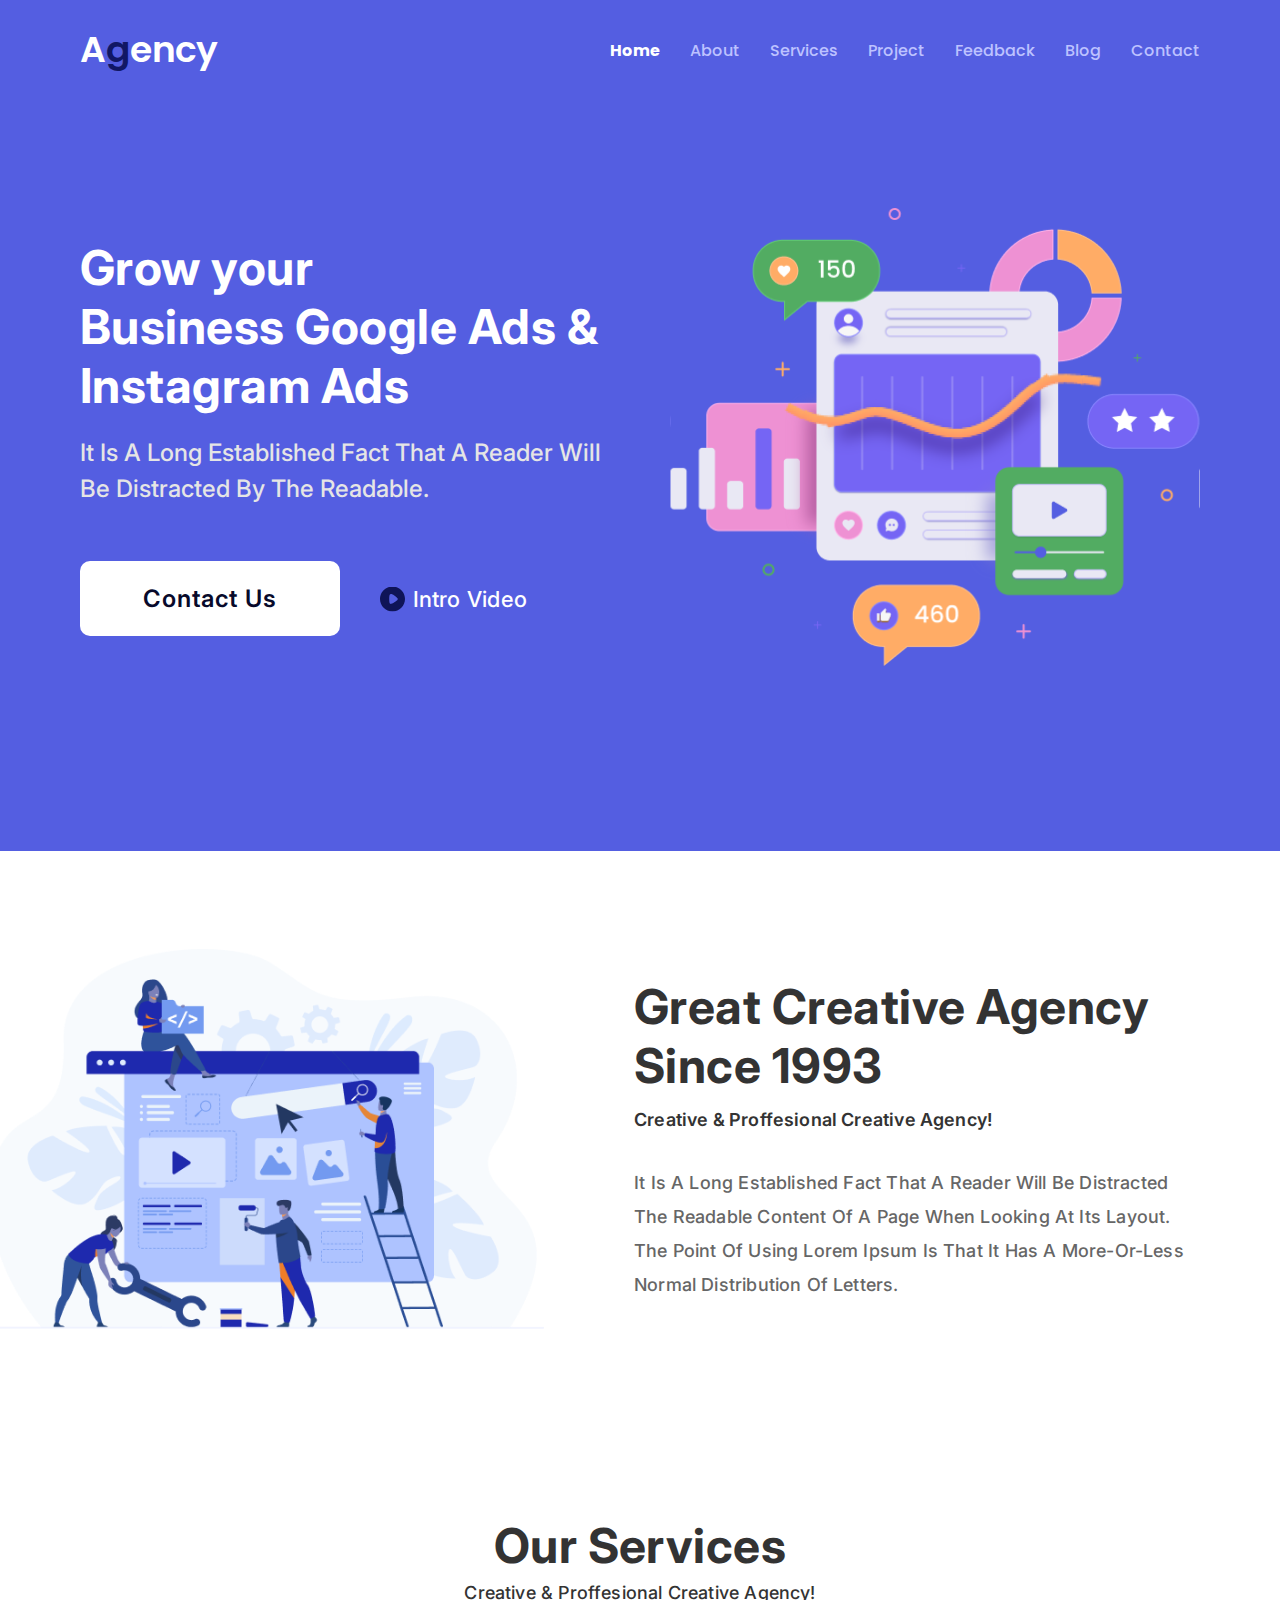
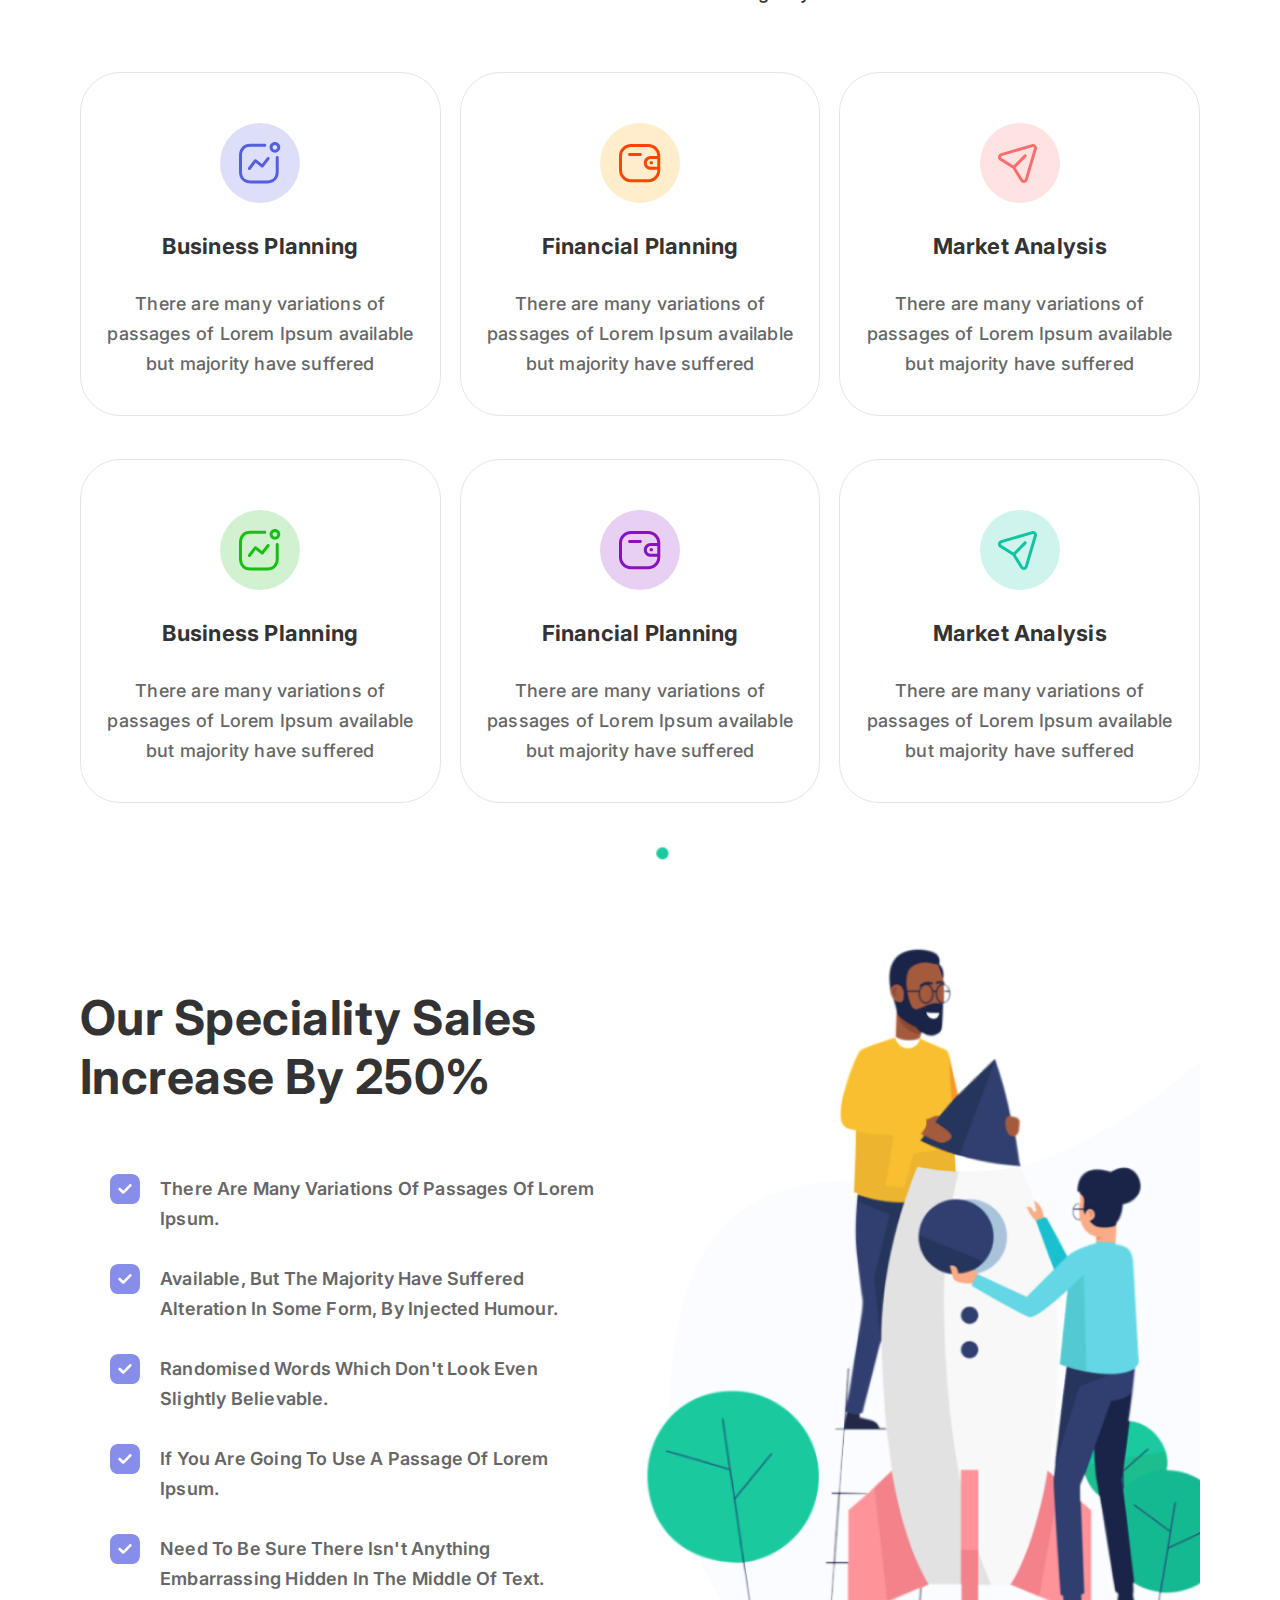
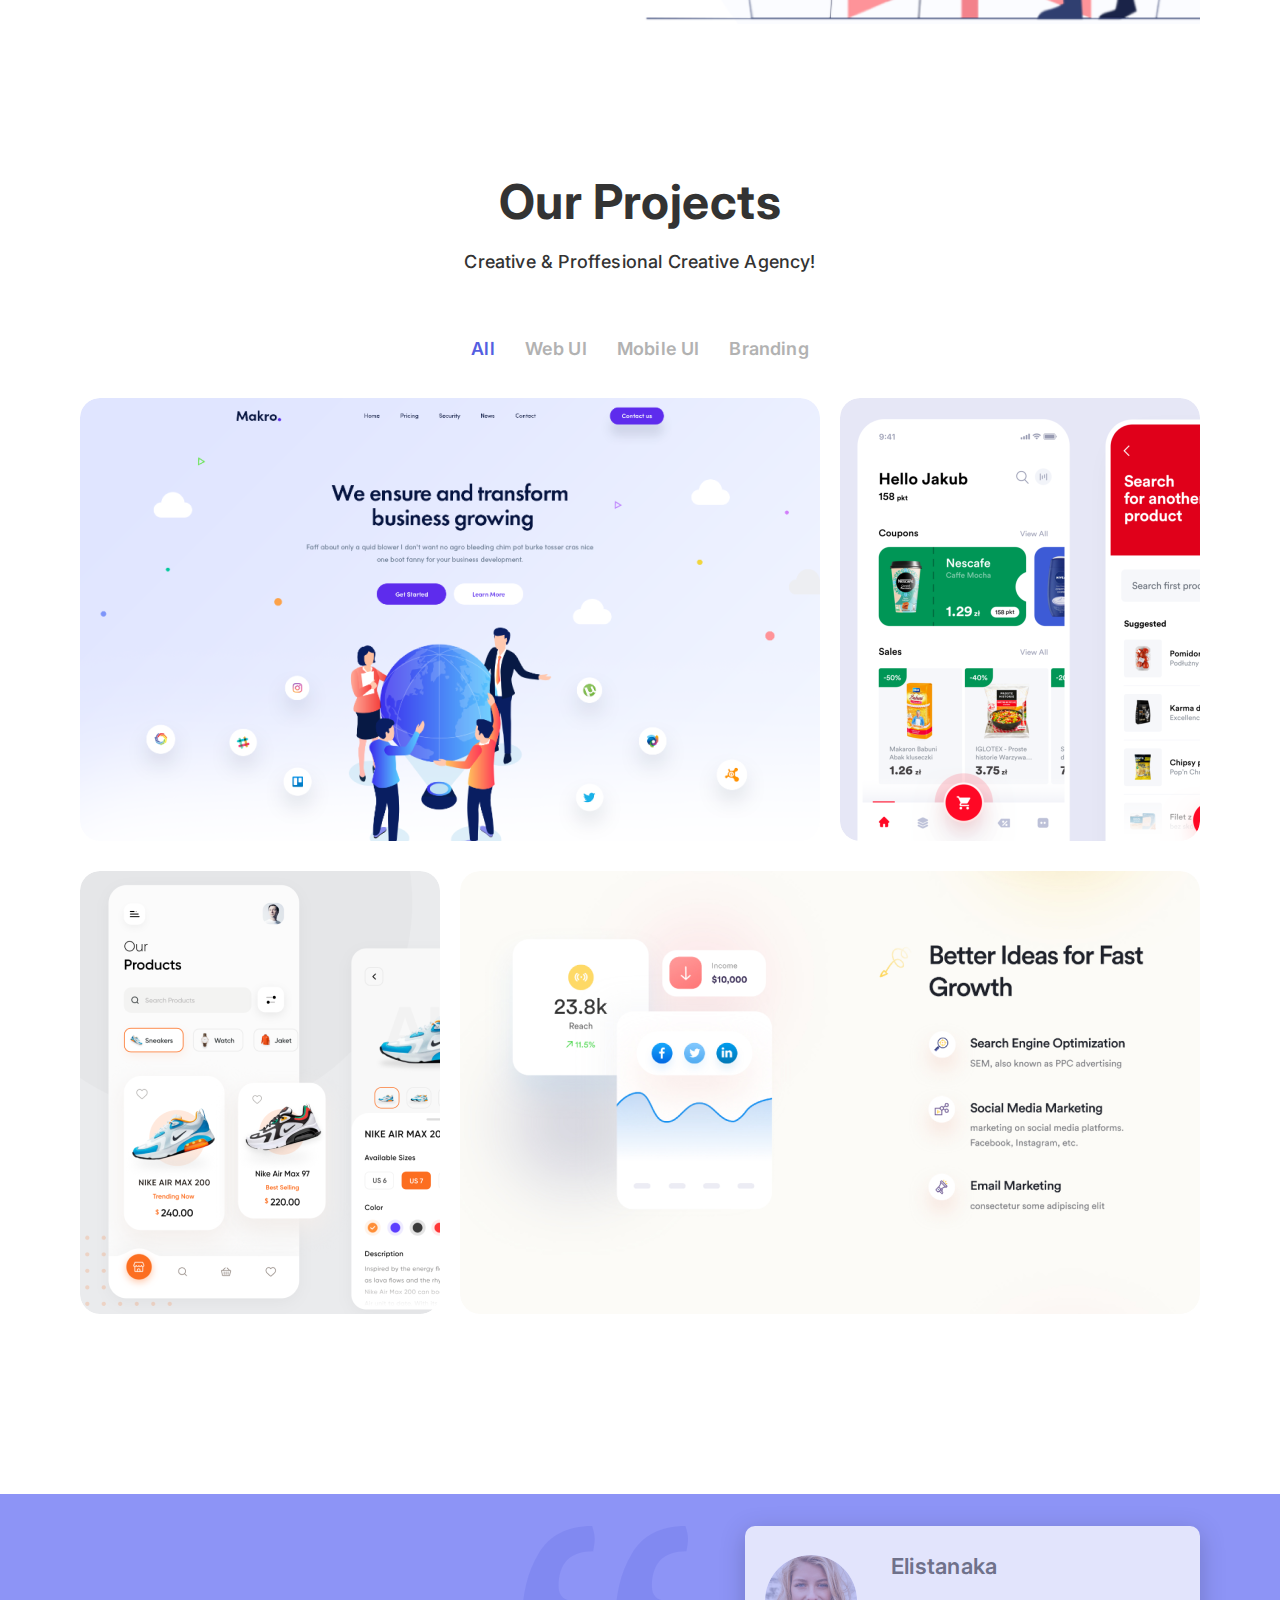
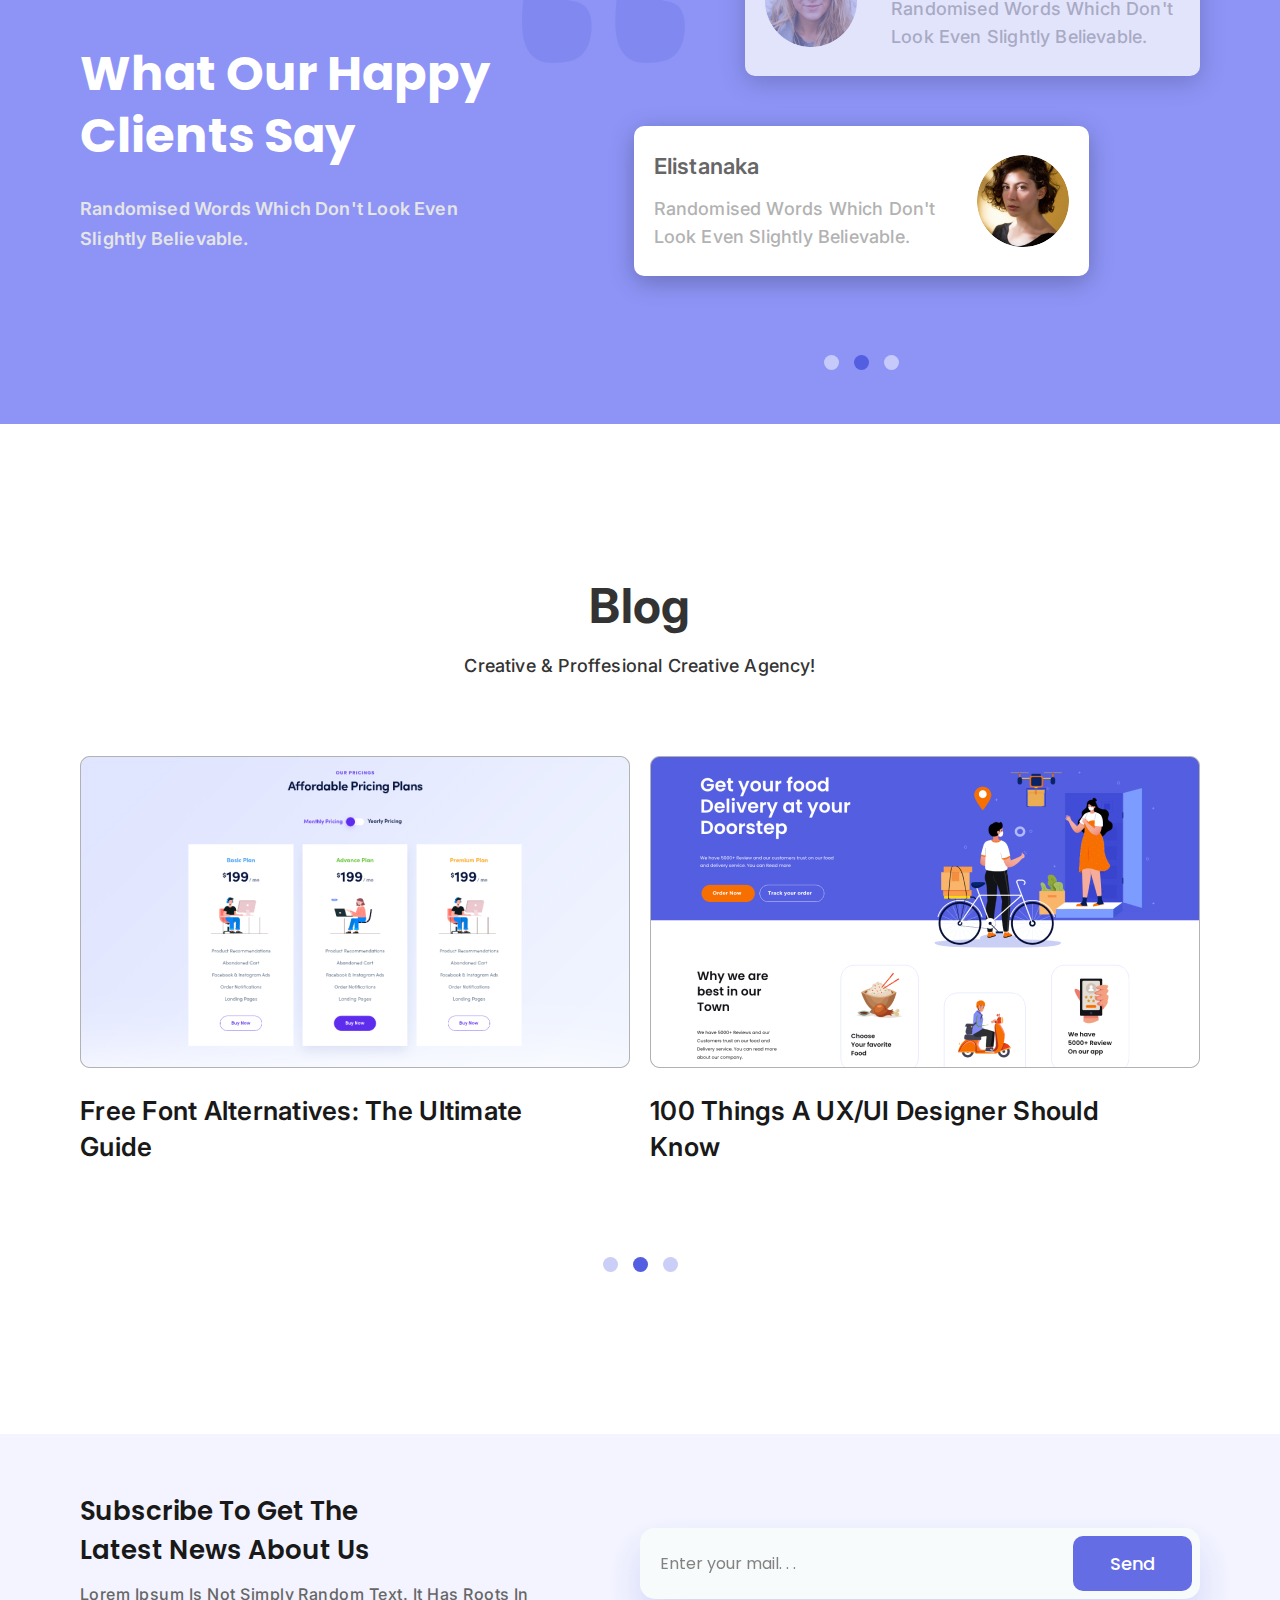
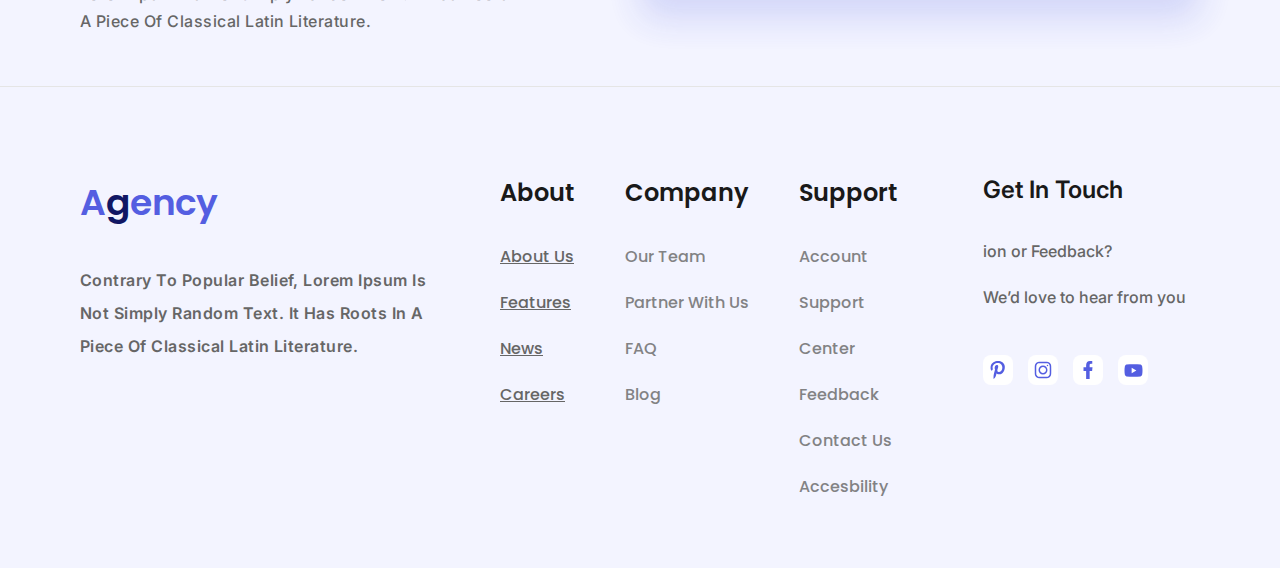
<file: agency/index.html>
<!DOCTYPE html>
<html lang="en">
<head>
    <meta charset="UTF-8">
    <meta name="viewport" content="width=device-width, initial-scale=1.0">
    <title>Agency</title>
    <link rel="stylesheet" href="style.css">
</head>
<body>
    <header id="header-section">
        <div class="container">
            <div class="header">
                <h1 class="header__logo">A<span class="header__logo_blue">g</span>ency</h1>
                <nav class="nav-main">
                    <ul class="nav-main__list">
                        <li class="nav-main__item">
                            <a class="nav-main__link nav-main__link_selected" href="#">Home</a>
                        </li>
                        <li class="nav-main__item">
                            <a class="nav-main__link" href="#about-section">About</a>
                        </li>
                        <li class="nav-main__item">
                            <a class="nav-main__link" href="#service-section">Services</a>
                        </li>
                        <li class="nav-main__item">
                            <a class="nav-main__link" href="#sales-section">Project</a>
                        </li>
                        <li class="nav-main__item">
                            <a class="nav-main__link" href="#feedback-section">Feedback</a>
                        </li>
                        <li class="nav-main__item">
                            <a class="nav-main__link" href="#blog-section">Blog</a>
                        </li>
                        <li class="nav-main__item">
                            <a class="nav-main__link" href="#contact-section">Contact</a>
                        </li>
                    </ul>
                </nav>
            </div>
        </div>
    </header>
    <main>
        <section id="banner-section">
            <div class="container">
                <div class="banner-wrap">
                    <div class="banner">
                        <h2 class="banner__title">Grow your<br> Business Google Ads & Instagram Ads</h2>
                        <p class="banner__text">It is a long established fact that a reader will be distracted by the readable.</p>
                        <div class="banner-btn-wrap">
                            <a class="banner__link" href="#">Contact Us</a>
                            <button class="banner__btn">Intro Video</button>
                        </div>
                    </div>
                    <div class="banner__img"></div>
                </div>
            </div>
        </section>
        <section id="about-section">
            <div class="container">
                <div class="about-wrap">
                    <div class="about__img"></div>
                    <div class="about">
                        <h2 class="section__title about__title">Great Creative Agency Since 1993</h2>
                        <p class="section__subtitle about__subtitle">Creative & Proffesional Creative Agency!</p>
                        <p class="about__text">It is a long established fact that a reader will be distracted the readable content of a page when looking at its layout. The point of using Lorem Ipsum is that it has a more-or-less normal distribution of letters.</p>
                    </div>
                </div>
            </div>
        </section>
        <section id="service-section">
            <div class="container">
                <h2 class="section__title">Our Services</h2>
                <p class="section__subtitle service__subtitle">Creative & Proffesional Creative Agency!</p>
                <div class="service-wrap">
                    <a class="service" href="#">
                        <object class="service__img" data="img/business.svg"></object>
                        <h3 class="service__title">Business Planning</h3>
                        <p class="service__text">There are many variations of passages of Lorem Ipsum available but majority have suffered</p>
                    </a>
                    <a class="service" href="#">
                        <object class="service__img" data="img/financial.svg"></object>
                        <h3 class="service__title">Financial Planning</h3>
                        <p class="service__text">There are many variations of passages of Lorem Ipsum available but majority have suffered</p>
                    </a>
                    <a class="service" href="#">
                        <object class="service__img" data="img/analysis.svg"></object>
                        <h3 class="service__title">Market Analysis</h3>
                        <p class="service__text">There are many variations of passages of Lorem Ipsum available but majority have suffered</p>
                    </a>
                    <div class="service" href="#">
                        <object class="service__img" data="img/business-2.svg"></object>
                        <h3 class="service__title">Business Planning</h3>
                        <p class="service__text">There are many variations of passages of Lorem Ipsum available but majority have suffered</p>
                    </div>
                    <a class="service" href="#">
                        <object class="service__img" data="img/financial-2.svg"></object>
                        <h3 class="service__title">Financial Planning</h3>
                        <p class="service__text">There are many variations of passages of Lorem Ipsum available but majority have suffered</p>
                    </a>
                    <a class="service" href="#">
                        <object class="service__img" data="img/analysis-2.svg"></object>
                        <h3 class="service__title">Market Analysis</h3>
                        <p class="service__text">There are many variations of passages of Lorem Ipsum available but majority have suffered</p>
                    </a>
                </div>
            </div>
        </section>
        <section id="sales-section">
            <div class="container">
                <div class="sales-wrap">
                    <div class="sales">
                        <h2 class="section__title sales__title">Our Speciality Sales Increase By 250%</h2>
                        <ul class="sales__list">
                            <li class="sales__item">There are many variations of passages of Lorem Ipsum.</li>
                            <li class="sales__item">available, but the majority have suffered alteration in some form, by injected humour.</li>
                            <li class="sales__item">randomised words which don't look even slightly believable.</li>
                            <li class="sales__item">If you are going to use a passage of Lorem Ipsum.</li>
                            <li class="sales__item">need to be sure there isn't anything embarrassing hidden in the middle of text.</li>
                        </ul>
                    </div>
                    <div class="sales__img"></div>
                </div>
            </div>
        </section>
        <section id="projects-section">
            <div class="container">
                <h2 class="section__title projects__title">Our Projects</h2>
                <p class="section__subtitle">Creative & Proffesional Creative Agency!</p>
                <ul class="projects__list">
                    <li class="projects__item projects__item__selected">All</li>
                    <li class="projects__item">Web UI</li>
                    <li class="projects__item">Mobile UI</li>
                    <li class="projects__item">Branding</li>
                </ul>
                <div class="projects">
                    <a class="projects__link" href="#"></a>
                    <a class="projects__link" href="#"></a>
                    <a class="projects__link" href="#"></a>
                    <a class="projects__link" href="#"></a>
                </div>
            </div>
        </section>
        <section id="feedback-section">
            <div class="container">
                <div class="feedback-wrap">
                    <div class="feedback-left">
                        <h2 class="feedback__title">What Our Happy Clients Say</h2>
                        <p class="feedback__text">randomised words which don't look even slightly believable.</p>
                    </div>
                    <div class="feedback-right">
                        <div class="feedback feedback_next">
                            <img class="feedback__img" src="img/feedback-1.png" alt="#">
                            <div class="feedback-info">
                                <h3 class="feedback__name">Elistanaka</h3>
                                <p class="feedback__comment">randomised words which don't look even slightly believable.</p>
                            </div>
                        </div>
                        <div class="feedback">
                            <div class="feedback-info">
                                <h3 class="feedback__name">Elistanaka</h3>
                                <p class="feedback__comment">randomised words which don't look even slightly believable.</p>
                            </div>
                            <img class="feedback__img" src="img/feedback-2.png" alt="#">
                        </div>
                        <div class="btn-slider-wrap feedback-btn-wrap">
                            <button class="btn-slider"></button>
                            <button class="btn-slider btn-slider_selected"></button>
                            <button class="btn-slider"></button>
                        </div>
                    </div>
                </div>
            </div>
        </section>
        <section id="blog-section">
            <div class="container">
                <h2 class="section__title blog__title">Blog</h2>
                <p class="section__subtitle">Creative & Proffesional Creative Agency!</p>
                <div class="blog-wrap">
                    <div class="blog">
                        <img class="blog__img" src="img/blog-1.jpg" alt="#">
                        <a class="blog__link" href="#" target="_blank">Free Font Alternatives: The Ultimate Guide</a>
                    </div>
                    <div class="blog">
                        <img class="blog__img" src="img/blog-2.jpg" alt="#">
                        <a class="blog__link" href="#" target="_blank">100 Things a UX/UI Designer Should Know</a>
                    </div>
                </div>
                <div class="btn-slider-wrap blog-btn-wrap">
                    <button class="btn-slider"></button>
                    <button class="btn-slider btn-slider_selected"></button>
                    <button class="btn-slider"></button>
                </div>
            </div>
        </section>
        <section id="contact-section">
            <div class="container">
                <div class="contact-wrap">
                    <div class="contact">
                        <h2 class="contact__title">Subscribe To Get The Latest News About Us</h2>
                        <p class="contact__text">Lorem Ipsum is not simply random text. It has roots in a piece of classical Latin literature.</p>
                    </div>
                    <form class="contact-form">
                        <input class="contact-form__input" placeholder="Enter your mail. . .">
                        <button class="contact-form__btn" type="button">Send</button>
                    </form>
                </div>
            </div>
        </section>
    </main>
    <footer id="footer-section">
        <div class="container">
            <div class="footer-wrap">
                <div class="footer-info">
                    <h2 class="footer-info__logo">A<span class="footer-info__logo_blue">g</span>ency</h2>
                    <p class="footer-info__text">Contrary to popular belief, Lorem Ipsum is not simply random text. It has roots in a piece of classical Latin literature.</p>
                </div>
                <nav class="footer-nav-wrap">
                    <div class="footer-nav">
                        <h3 class="footer__title">About</h3>
                        <ul class="footer-nav__list footer-nav__list_underlined">
                            <li class="footer-nav__item">
                                <a class="footer-nav__link" href="#">About Us</a>
                            </li>
                            <li class="footer-nav__item">
                                <a class="footer-nav__link" href="#">Features</a>
                            </li>
                            <li class="footer-nav__item">
                                <a class="footer-nav__link" href="#">News</a>
                            </li>
                            <li class="footer-nav__item">
                                <a class="footer-nav__link" href="#">Careers</a>
                            </li>
                        </ul>
                    </div>
                    <div class="footer-nav">
                        <h3 class="footer__title">Company</h3>
                        <ul class="footer-nav__list">
                            <li class="footer-nav__item">
                                <a class="footer-nav__link" href="#">Our Team</a>
                            </li>
                            <li class="footer-nav__item">
                                <a class="footer-nav__link" href="#">Partner With Us</a>
                            </li>
                            <li class="footer-nav__item">
                                <a class="footer-nav__link" href="#">FAQ</a>
                            </li>
                            <li class="footer-nav__item">
                                <a class="footer-nav__link" href="#">Blog</a>
                            </li>
                        </ul>
                    </div>
                    <div class="footer-nav">
                        <h3 class="footer__title">Support</h3>
                        <ul class="footer-nav__list">
                            <li class="footer-nav__item">
                                <a class="footer-nav__link" href="#">Account</a>
                            </li>
                            <li class="footer-nav__item">
                                <a class="footer-nav__link" href="#">Support Center</a>
                            </li>
                            <li class="footer-nav__item">
                                <a class="footer-nav__link" href="#">Feedback</a>
                            </li>
                            <li class="footer-nav__item">
                                <a class="footer-nav__link" href="#">Contact Us</a>
                            </li>
                            <li class="footer-nav__item">
                                <a class="footer-nav__link" href="#">Accesbility</a>
                            </li>
                        </ul>
                    </div>
                </nav>
                <div class="footer-social-wrap">
                    <h3 class="footer__title">Get in Touch</h3>
                    <p class="footer-social__text">ion or Feedback?<br>We’d love to hear from you</p>
                    <div class="footer-social-links">
                        <a class="footer-social__link" href="#"></a>
                        <a class="footer-social__link" href="#"></a>
                        <a class="footer-social__link" href="#"></a>
                        <a class="footer-social__link" href="#"></a>
                    </div>
                </div>
            </div>
        </div>
    </footer>
</body>
</html>
</file>
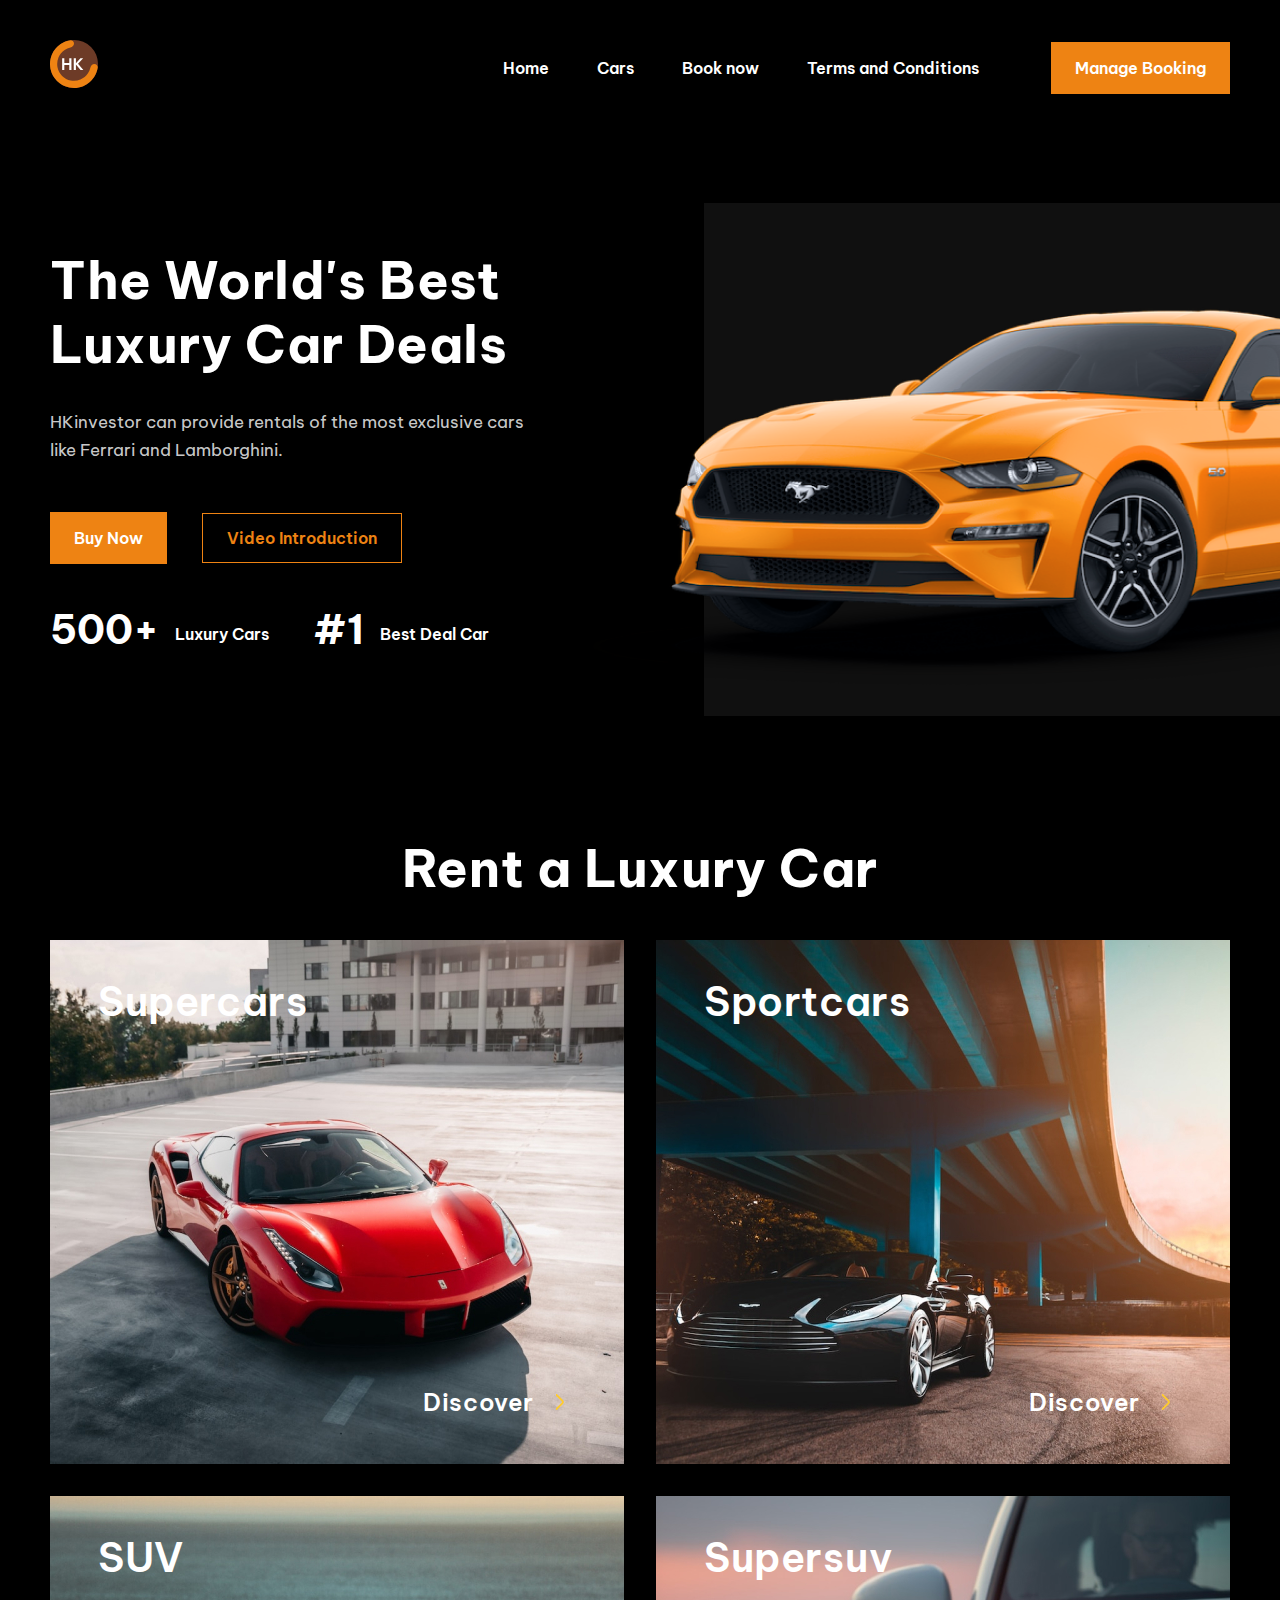
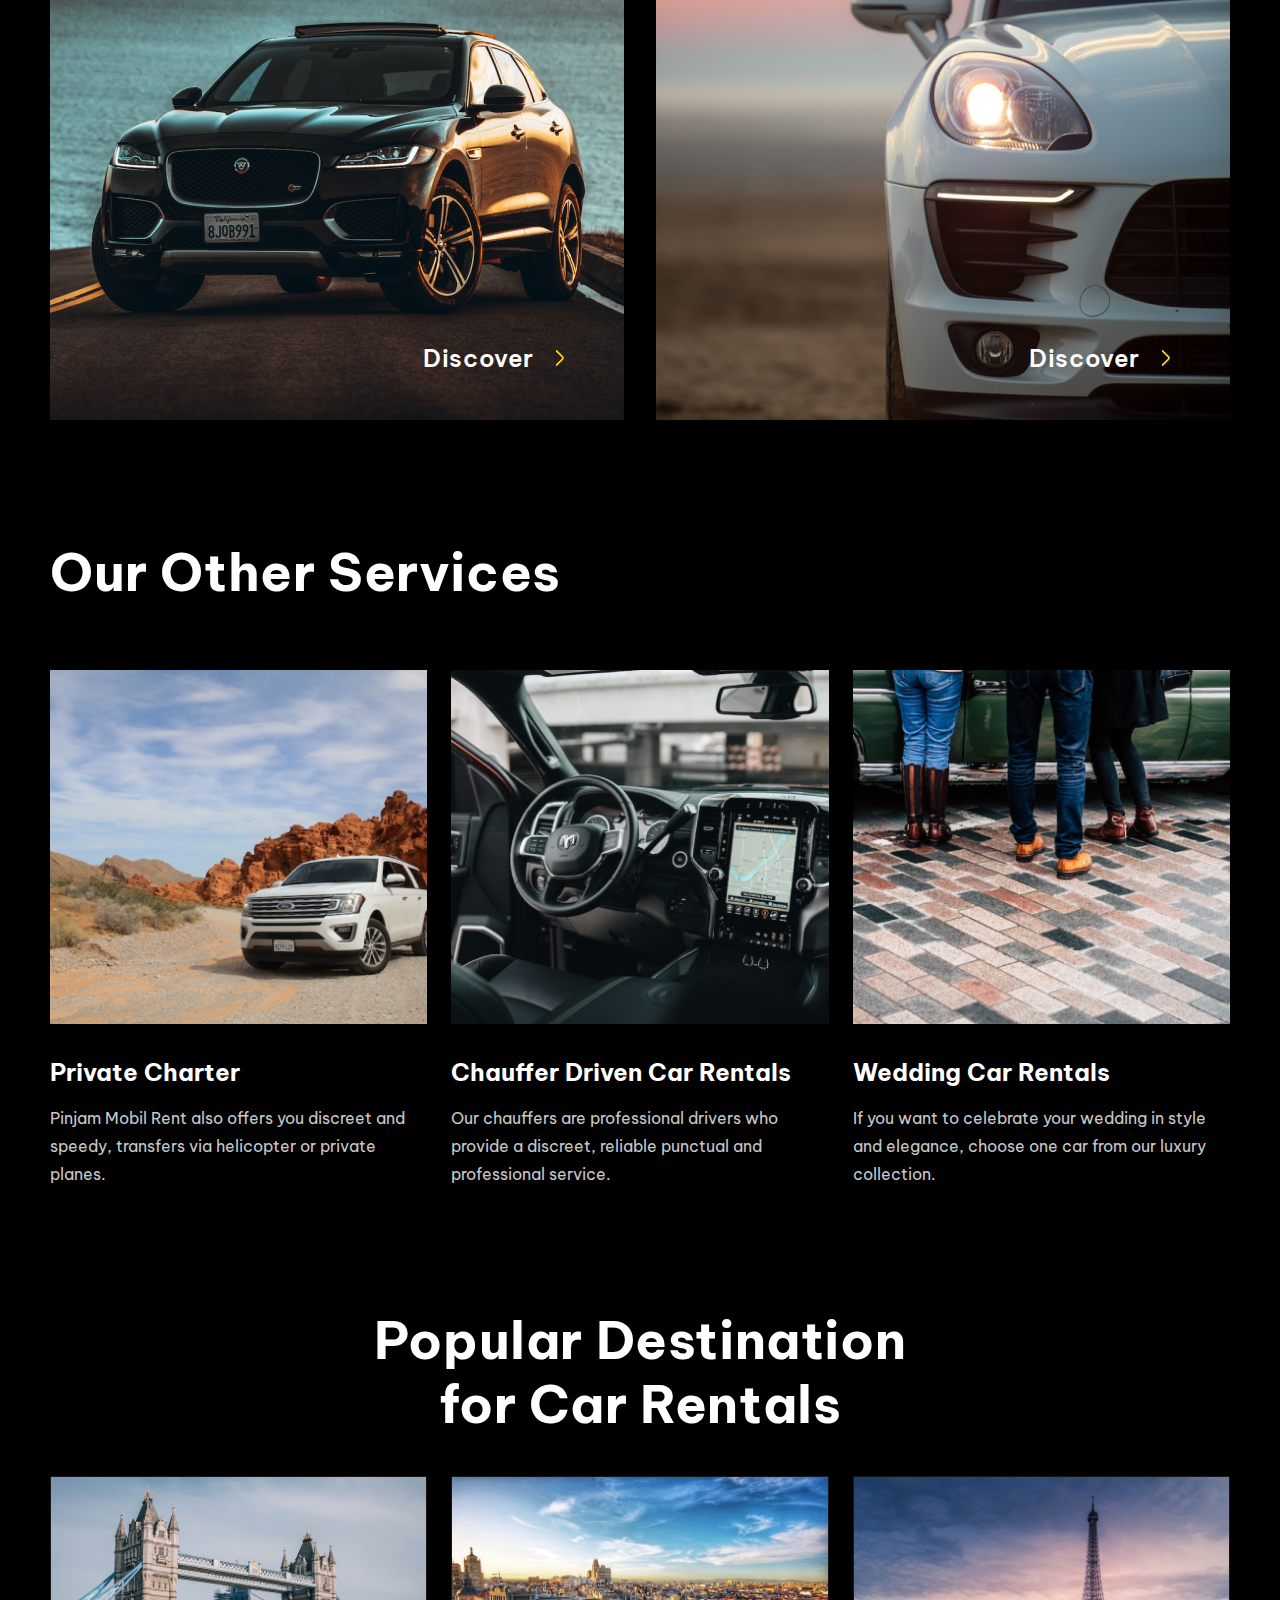
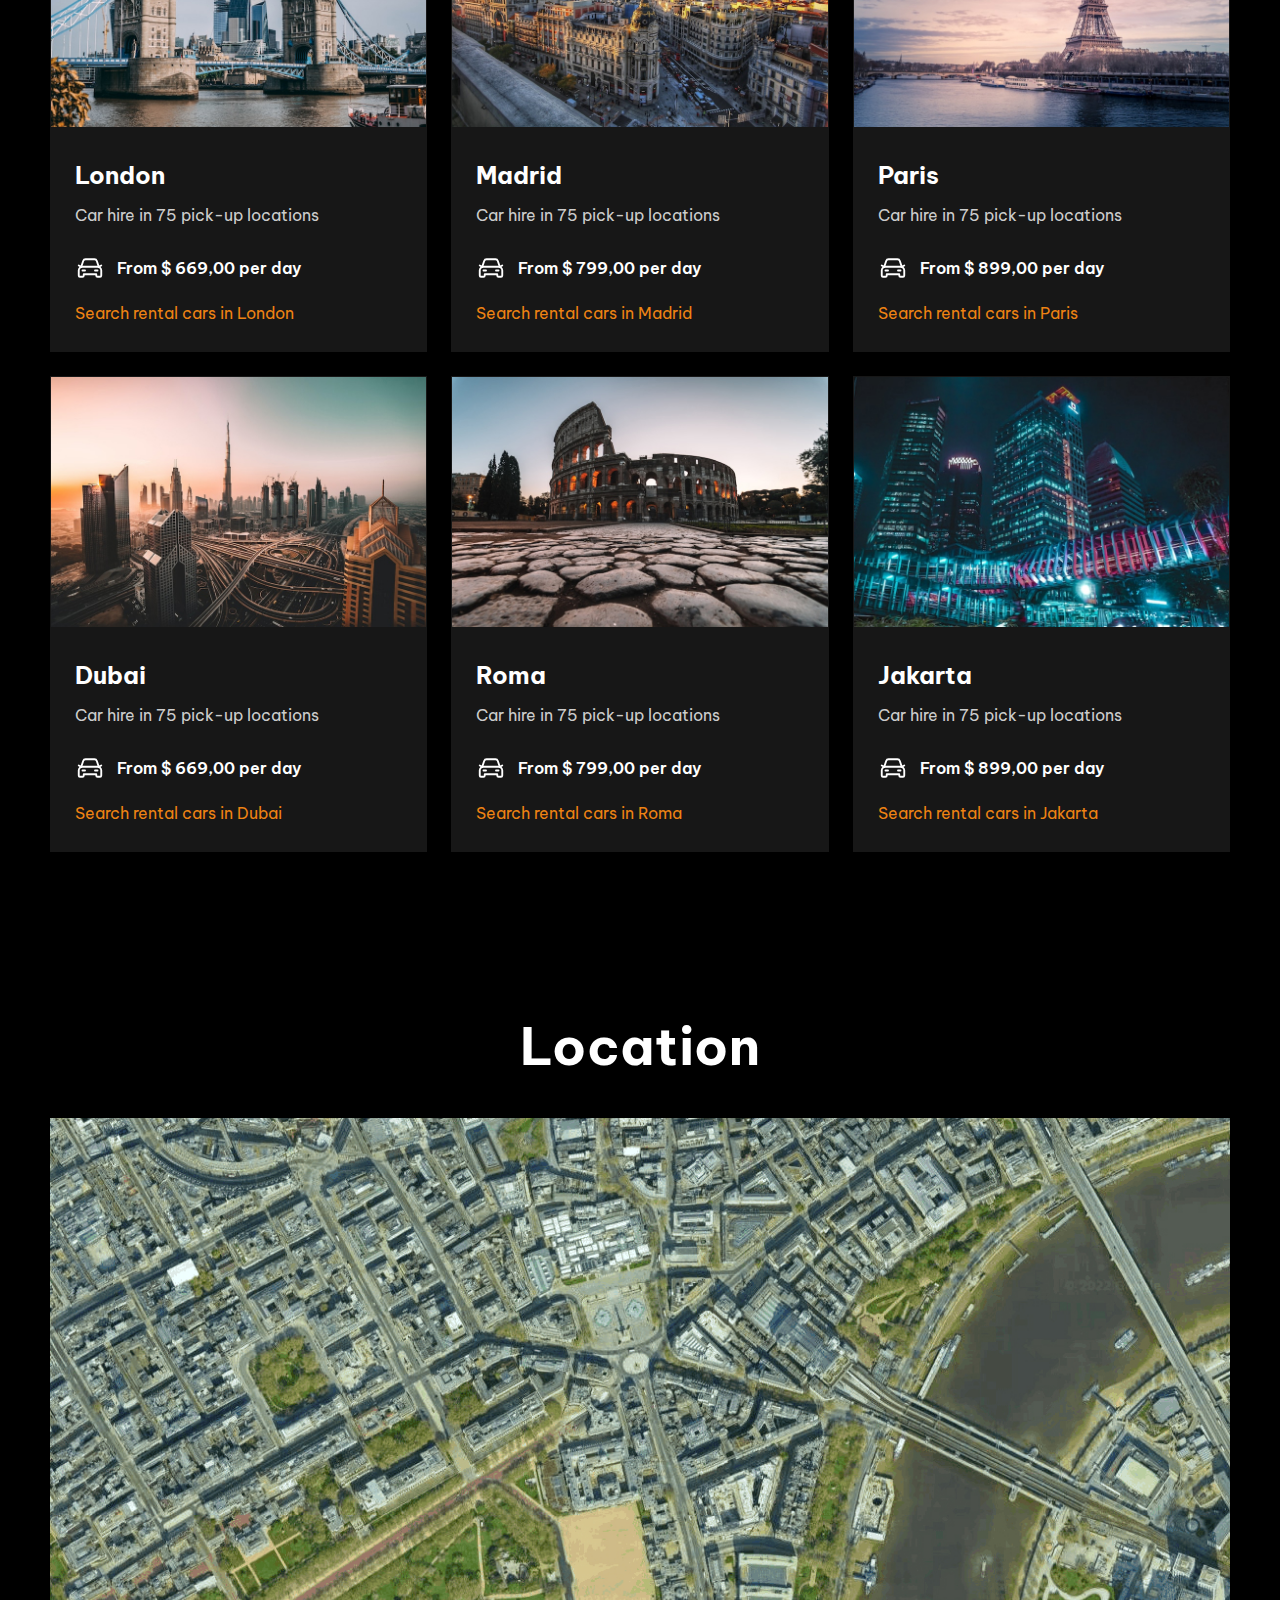
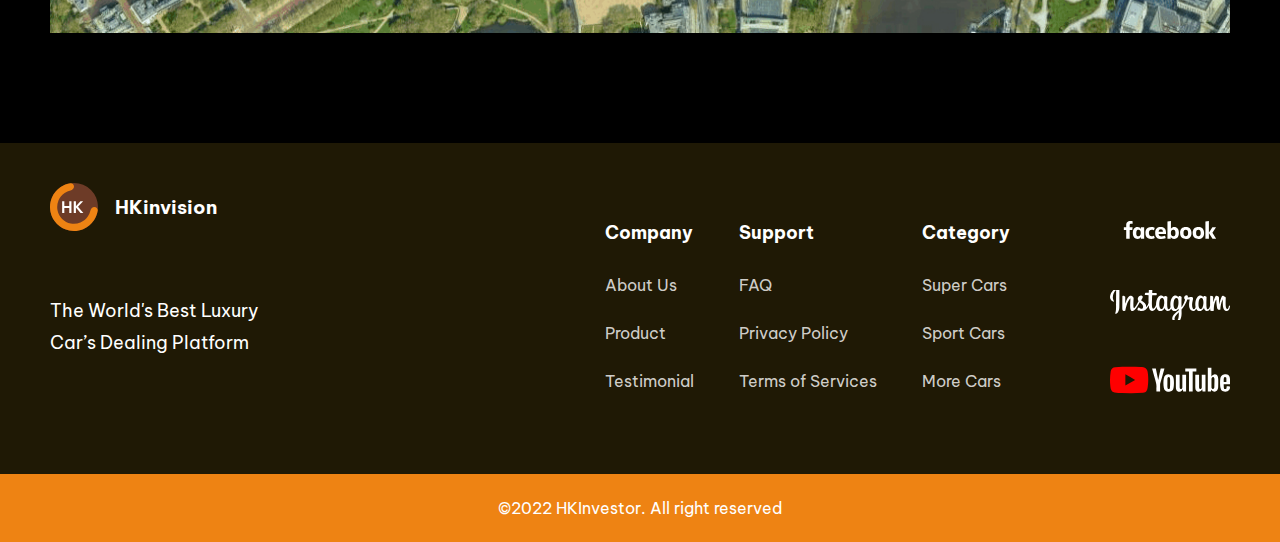
<file: cars/index.html>
<!DOCTYPE html>
<html lang="en">
<head>
    <meta charset="UTF-8">
    <meta http-equiv="X-UA-Compatible" content="IE=edge">
    <meta name="viewport" content="width=device-width, initial-scale=1.0">
    <title>Cars</title>
    <link rel="stylesheet" href="style.css">
</head>
<body>
    <header id="header-section">
        <div class="container">
            <div class="header">
                <div class="header-logo">
                    <img class="header-logo__img" src="img/logo.svg" alt="HKinvision logo">
                </div>
                <nav class="nav-main">
                    <ul class="nav-main__list">
                        <li class="nav-main__item">
                            <a class="nav-main__link" href="#">Home</a>
                        </li>
                        <li class="nav-main__item">
                            <a class="nav-main__link" href="#">Cars</a>
                        </li>
                        <li class="nav-main__item">
                            <a class="nav-main__link" href="#">Book now</a>
                        </li>
                        <li class="nav-main__item">
                            <a class="nav-main__link" href="#">Terms and Conditions</a>
                        </li>
                    </ul>
                </nav>
                <a class="btn-primary header__btn" href="#">Manage Booking</a>
            </div>
        </div>
    </header>
    <main>
        <section id="banner-section">
            <div class="container">
                <div class="banner">
                    <h2 class="banner__header">The World's Best Luxury Car Deals</h2>
                    <p class="banner__text">HKinvestor can provide rentals of the most exclusive cars like Ferrari and Lamborghini.</p>
                    <div class="banner-links-wrap">
                        <a class="btn-primary banner__link">Buy Now</a>
                        <button class="btn-secondary banner__btn">Video Introduction</button>
                    </div>
                    <div class="banner-features">
                        <span class="banner-features__text"><strong class="banner-features__text_strong">500+</strong>Luxury Cars</span>
                        <span class="banner-features__text"><strong class="banner-features__text_strong">#1</strong>Best Deal Car</span>
                    </div>
                </div>
            </div>
            <div class="banner-img"></div>
        </section>
        <section id="rent-section">
            <div class="container">
                <h2 class="title-section">Rent a Luxury Car</h2>
                <div class="rent-wrap">
                    <div class="rent">
                        <span class="rent__name">Supercars</span>
                        <a class="rent__link" href="#">Discover</a>
                    </div>
                    <div class="rent">
                        <span class="rent__name">Sportcars</span>
                        <a class="rent__link" href="#">Discover</a>
                    </div>
                    <div class="rent">
                        <span class="rent__name">SUV</span>
                        <a class="rent__link" href="#">Discover</a>
                    </div>
                    <div class="rent">
                        <span class="rent__name">Supersuv</span>
                        <a class="rent__link" href="#">Discover</a>
                    </div>
                </div>
            </div>
        </section>
        <section id="services-section">
            <div class="container">
                <h2 class="title-section services-section__title">Our Other Services</h2>
                <div class="services-wrap">
                    <div class="services">
                        <img class="services__img" src="img/services_1.jpg" alt="Private Charter service">
                        <h3 class="services__title">Private Charter</h3>
                        <p class="services__text">Pinjam Mobil Rent also offers you discreet and speedy, transfers via helicopter or private planes.</p>
                    </div>
                    <div class="services">
                        <img class="services__img" src="img/services_2.jpg" alt="Chauffer Driven Car Rentals service">
                        <h3 class="services__title">Chauffer Driven Car Rentals</h3>
                        <p class="services__text">Our chauffers are professional drivers who provide a discreet, reliable punctual and professional service.</p>
                    </div>
                    <div class="services">
                        <img class="services__img" src="img/services_3.jpg" alt="Wedding Car Rentals service">
                        <h3 class="services__title">Wedding Car Rentals</h3>
                        <p class="services__text">If you want to celebrate your wedding in style and elegance, choose one car from our luxury collection.</p>
                    </div>
                </div>
            </div>
        </section>
        <section id="destination-section">
            <div class="container">
                <h2 class="title-section destination-section__title">Popular Destination for Car Rentals</h2>
                <div class="destination-wrap">
                    <div class="destination">
                        <img class="destination__img" src="img/destination_1.jpg" alt="Destination to London">
                        <div class="destination-info">
                            <h3 class="destination__title">London</h3>
                            <p class="destination__text">Car hire in 75 pick-up locations</p>
                            <b class="destination__price">From $ 669,00 per day</b>
                            <a class="destination__link" href="#">Search rental cars in London</a>
                        </div>
                    </div>
                    <div class="destination">
                        <img class="destination__img" src="img/destination_2.jpg" alt="Destination to Madrid">
                        <div class="destination-info">
                            <h3 class="destination__title">Madrid</h3>
                            <p class="destination__text">Car hire in 75 pick-up locations</p>
                            <b class="destination__price">From $ 799,00 per day</b>
                            <a class="destination__link" href="#">Search rental cars in Madrid</a>
                        </div>
                    </div>
                    <div class="destination">
                        <img class="destination__img" src="img/destination_3.jpg" alt="Destination to Paris">
                        <div class="destination-info">
                            <h3 class="destination__title">Paris</h3>
                            <p class="destination__text">Car hire in 75 pick-up locations</p>
                            <b class="destination__price">From $ 899,00 per day</b>
                            <a class="destination__link" href="#">Search rental cars in Paris</a>
                        </div>
                    </div>
                    <div class="destination">
                        <img class="destination__img" src="img/destination_4.jpg" alt="Destination to Dubai">
                        <div class="destination-info">
                            <h3 class="destination__title">Dubai</h3>
                            <p class="destination__text">Car hire in 75 pick-up locations</p>
                            <b class="destination__price">From $ 669,00 per day</b>
                            <a class="destination__link" href="#">Search rental cars in Dubai</a>
                        </div>
                    </div>
                    <div class="destination">
                        <img class="destination__img" src="img/destination_5.jpg" alt="Destination to Roma">
                        <div class="destination-info">
                            <h3 class="destination__title">Roma</h3>
                            <p class="destination__text">Car hire in 75 pick-up locations</p>
                            <b class="destination__price">From $ 799,00 per day</b>
                            <a class="destination__link" href="#">Search rental cars in Roma</a>
                        </div>
                    </div>
                    <div class="destination">
                        <img class="destination__img" src="img/destination_6.jpg" alt="Destination to Jakarta">
                        <div class="destination-info">
                            <h3 class="destination__title">Jakarta</h3>
                            <p class="destination__text">Car hire in 75 pick-up locations</p>
                            <b class="destination__price">From $ 899,00 per day</b>
                            <a class="destination__link" href="#">Search rental cars in Jakarta</a>
                        </div>
                    </div>
                </div>
            </div>
        </section>
        <section id="location-section">
            <div class="container">
                <h2 class="title-section">Location</h2>
                <img class="location-img" src="img/location_map.jpg" alt="HKinvision address">
            </div>
        </section>
        <footer id="footer-section">
            <div class="container">
                <div class="footer">
                    <div class="footer-about">
                        <div class="footer-logo-wrap">
                            <img class="footer-about__img" src="img/logo.svg" alt="HKinvision logo">
                            <h3 class="footer-about__header">HKinvision</h3>
                        </div>
                        <p class="footer-about__text">The World's Best Luxury Car’s Dealing Platform</p>
                    </div>
                    <div class="footer-nav-wrap">
                        <div class="footer-nav">
                            <h3 class="footer-nav__header">Company</h3>
                            <ul class="footer-nav__list">
                                <li class="footer-nav__item">
                                    <a class="footer-nav__link" href="#">About Us</a>
                                </li>
                                <li class="footer-nav__item">
                                    <a class="footer-nav__link" href="#">Product</a>
                                </li>
                                <li class="footer-nav__item">
                                    <a class="footer-nav__link" href="#">Testimonial</a>
                                </li>
                            </ul>
                        </div>
                        <div class="footer-nav">
                            <h3 class="footer-nav__header">Support</h3>
                            <ul class="footer-nav__list">
                                <li class="footer-nav__item">
                                    <a class="footer-nav__link" href="#">FAQ</a>
                                </li>
                                <li class="footer-nav__item">
                                    <a class="footer-nav__link" href="#">Privacy Policy</a>
                                </li>
                                <li class="footer-nav__item">
                                    <a class="footer-nav__link" href="#">Terms of Services</a>
                                </li>
                            </ul>
                        </div>
                        <div class="footer-nav">
                            <h3 class="footer-nav__header">Category</h3>
                            <ul class="footer-nav__list">
                                <li class="footer-nav__item">
                                    <a class="footer-nav__link" href="#">Super Cars</a>
                                </li>
                                <li class="footer-nav__item">
                                    <a class="footer-nav__link" href="#">Sport Cars</a>
                                </li>
                                <li class="footer-nav__item">
                                    <a class="footer-nav__link" href="#">More Cars</a>
                                </li>
                            </ul>
                        </div>
                    </div>
                    <div class="footer-social">
                        <a class="footer-social__link" href="#"></a>
                        <a class="footer-social__link" href="#"></a>
                        <a class="footer-social__link" href="#"></a>
                    </div>
                </div>
            </div>
            <div class="footer-copyright">
                <div class="container">
                    <p class="footer-copyright__text">©2022 HKInvestor. All right reserved</p>
                </div>
            </div>
        </footer>
    </main>
</body>
</html>
</file>
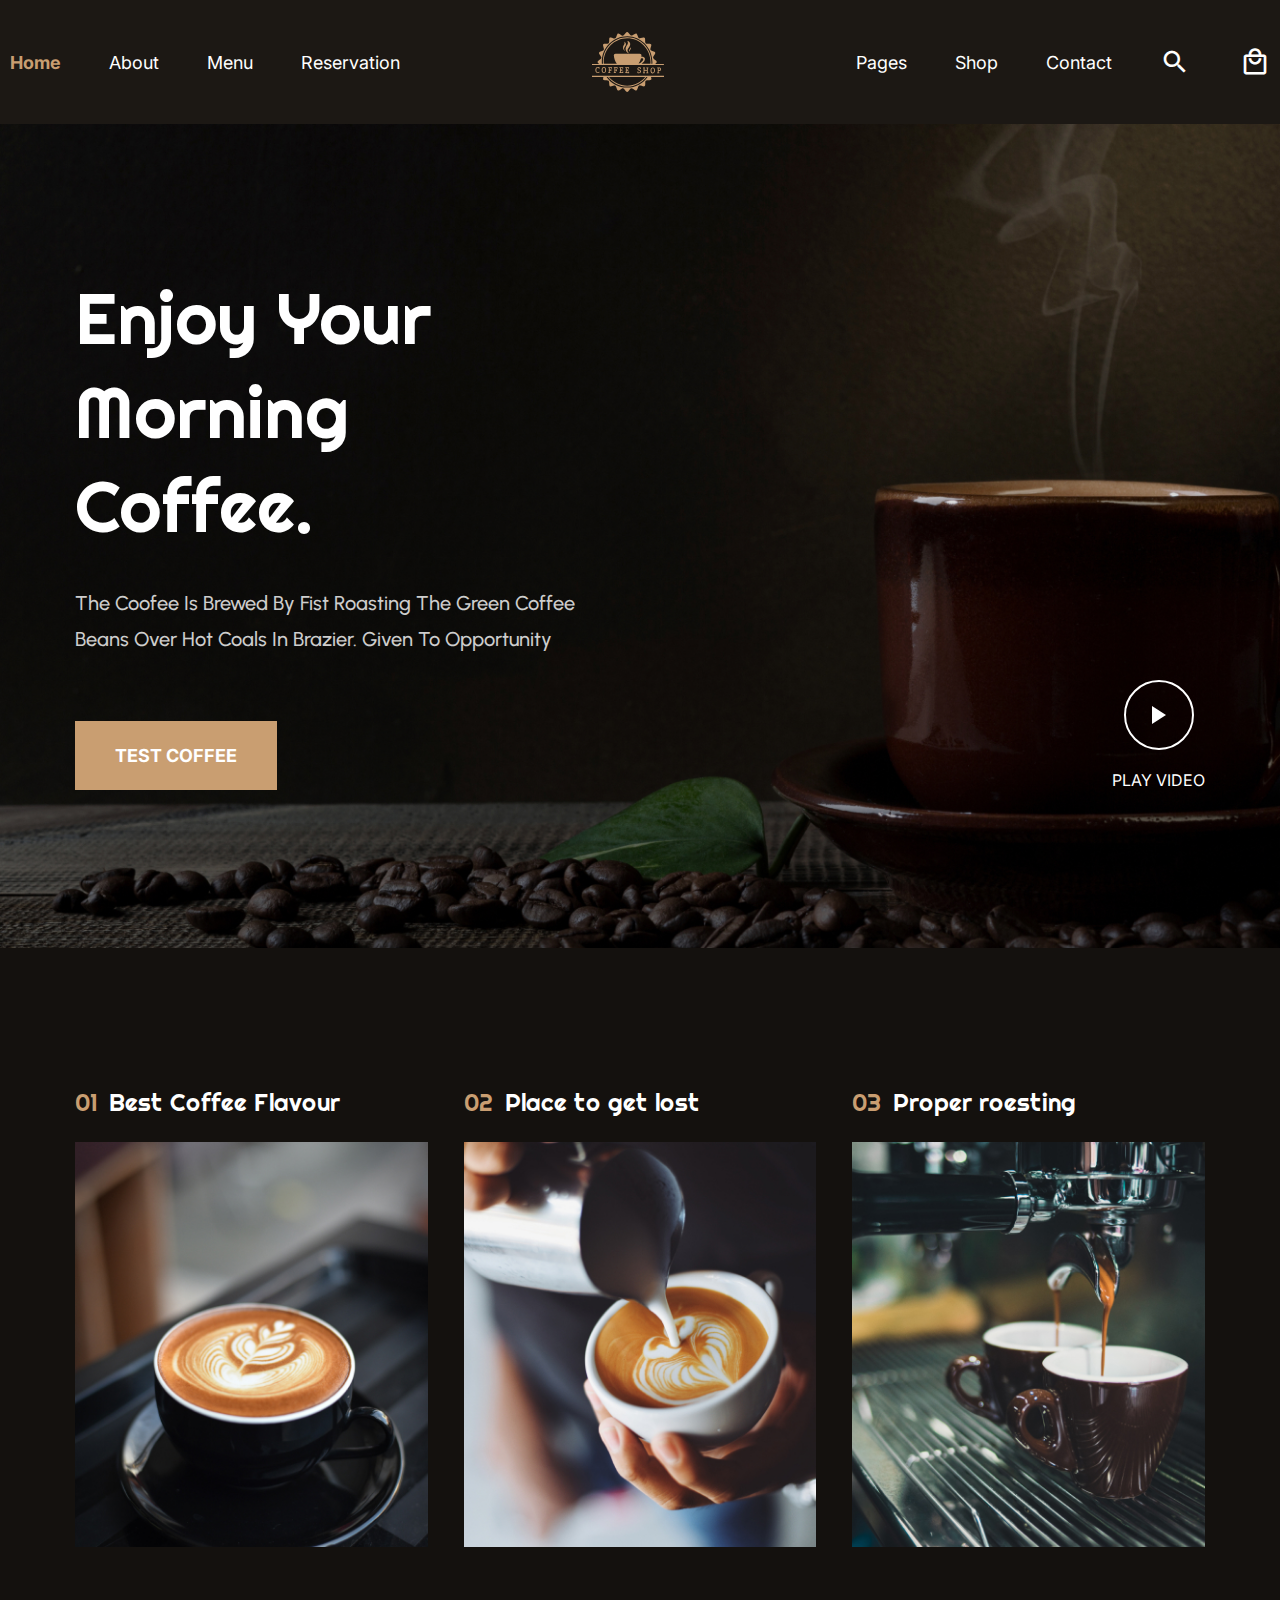
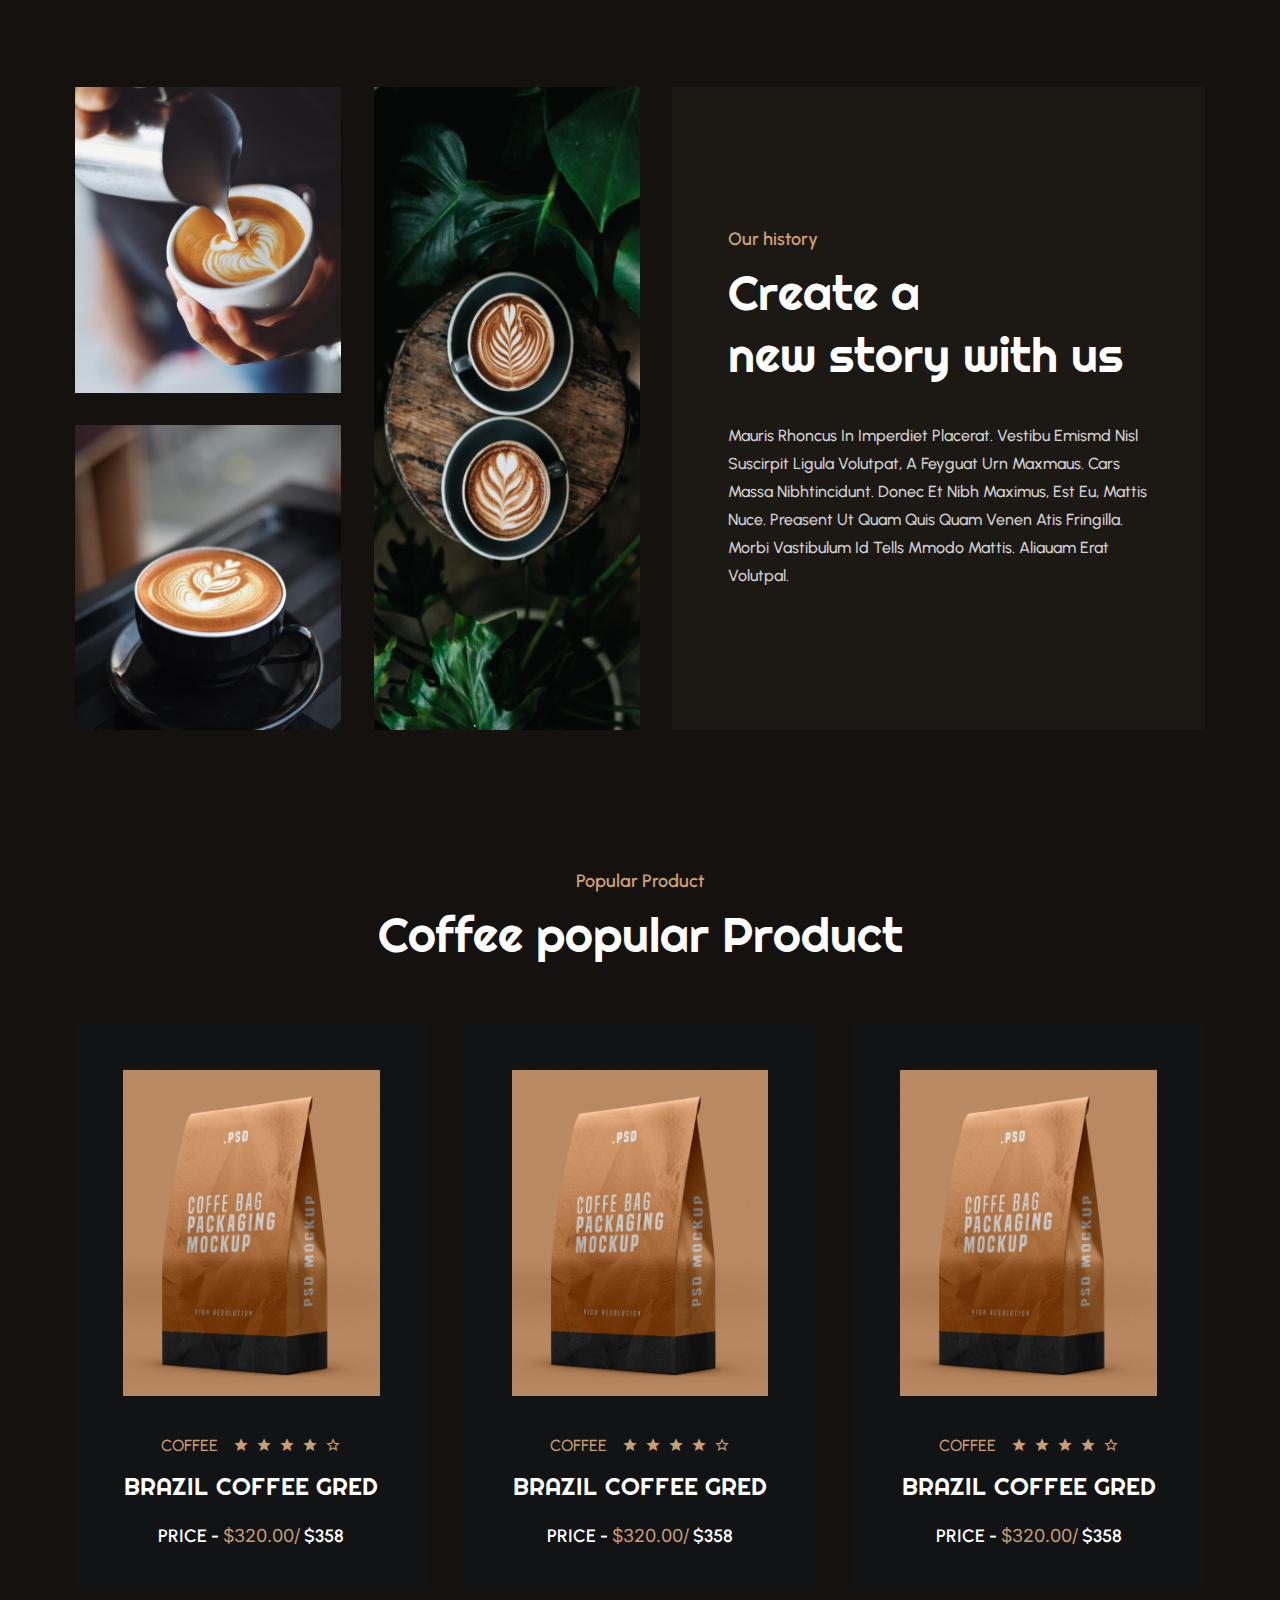
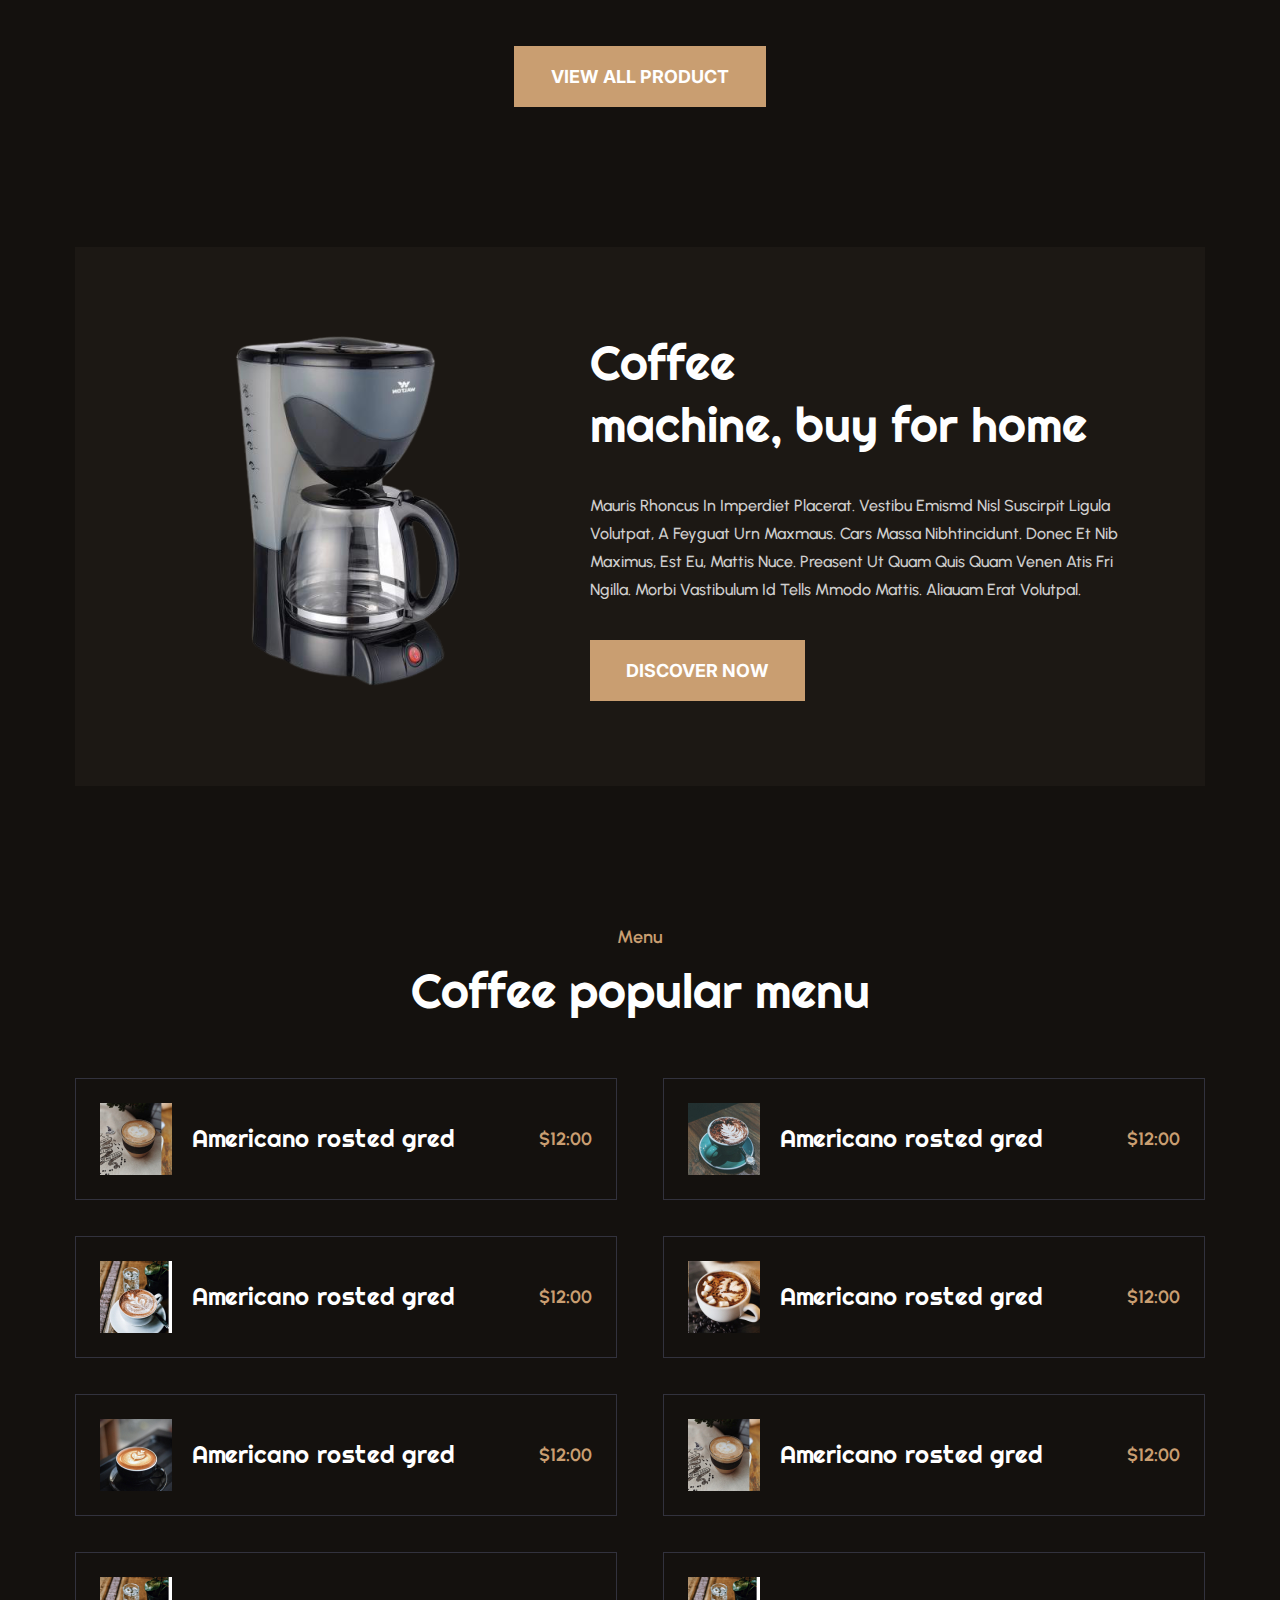
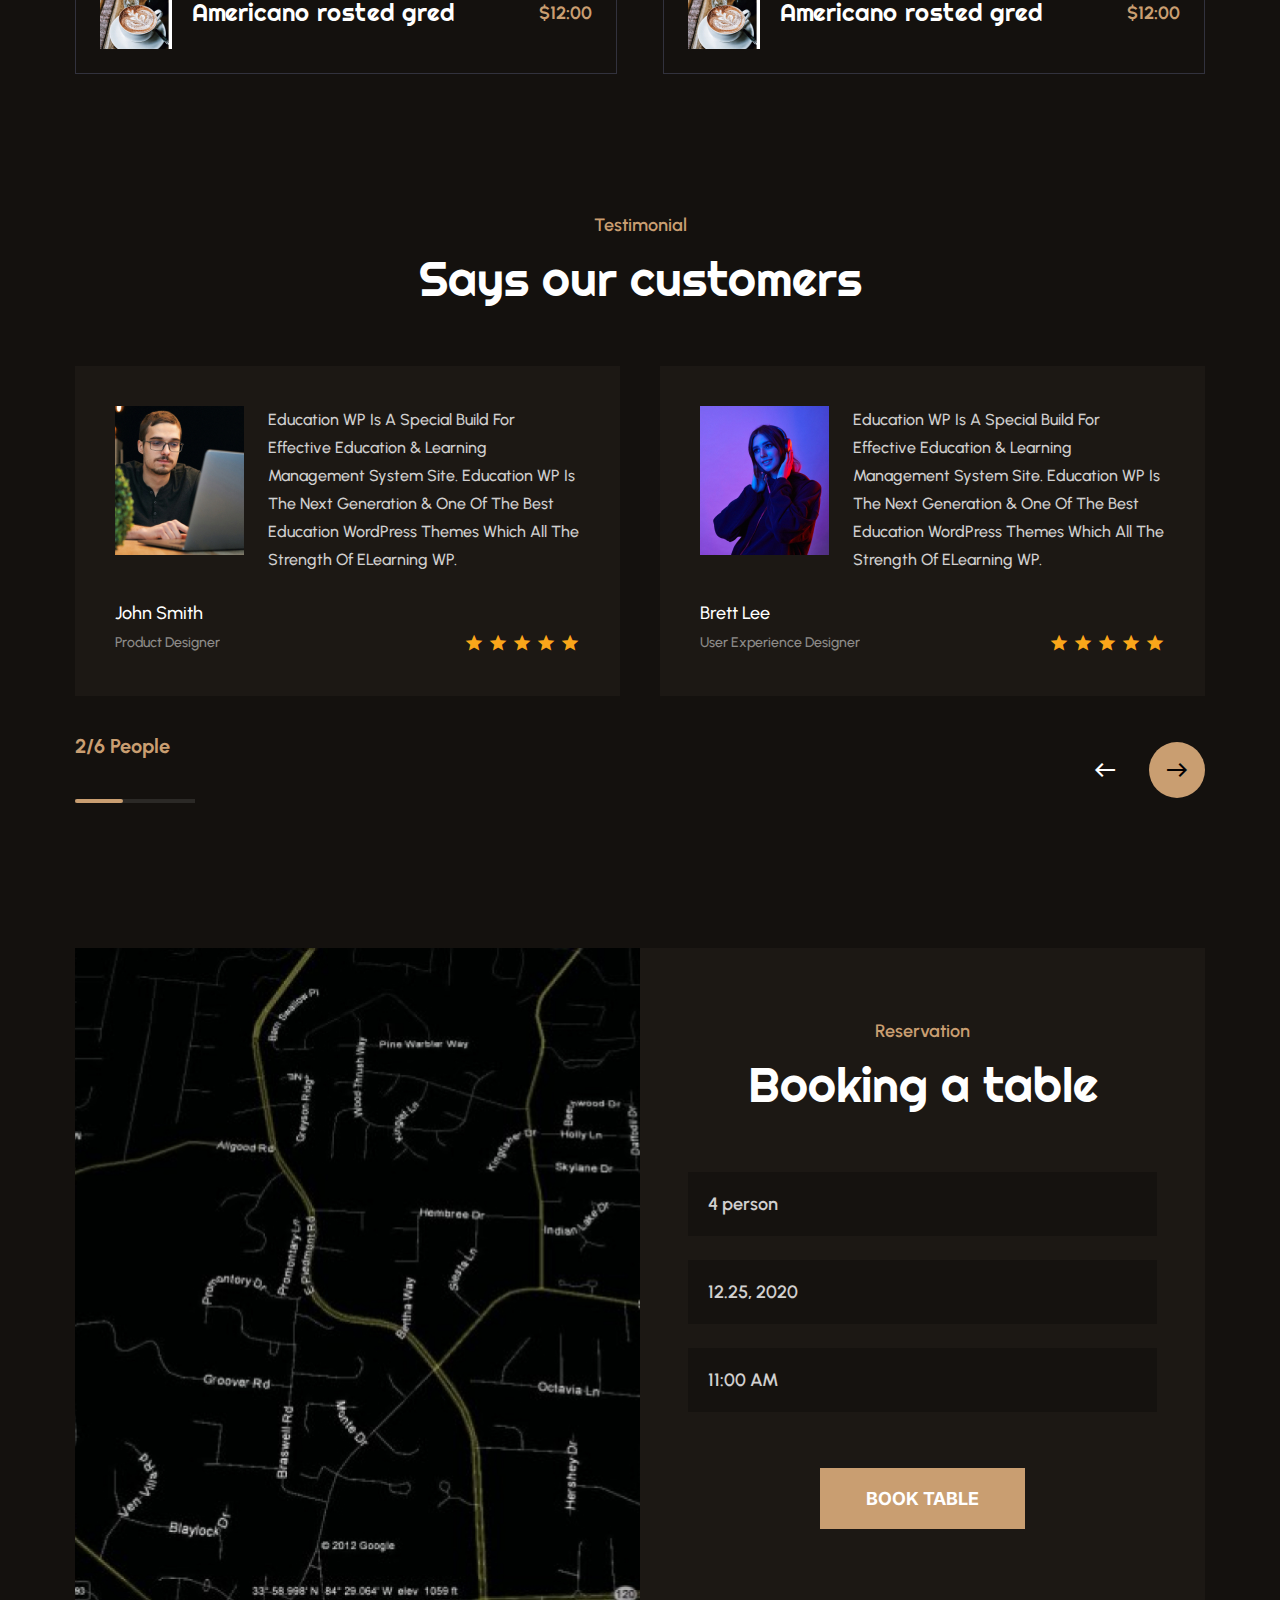
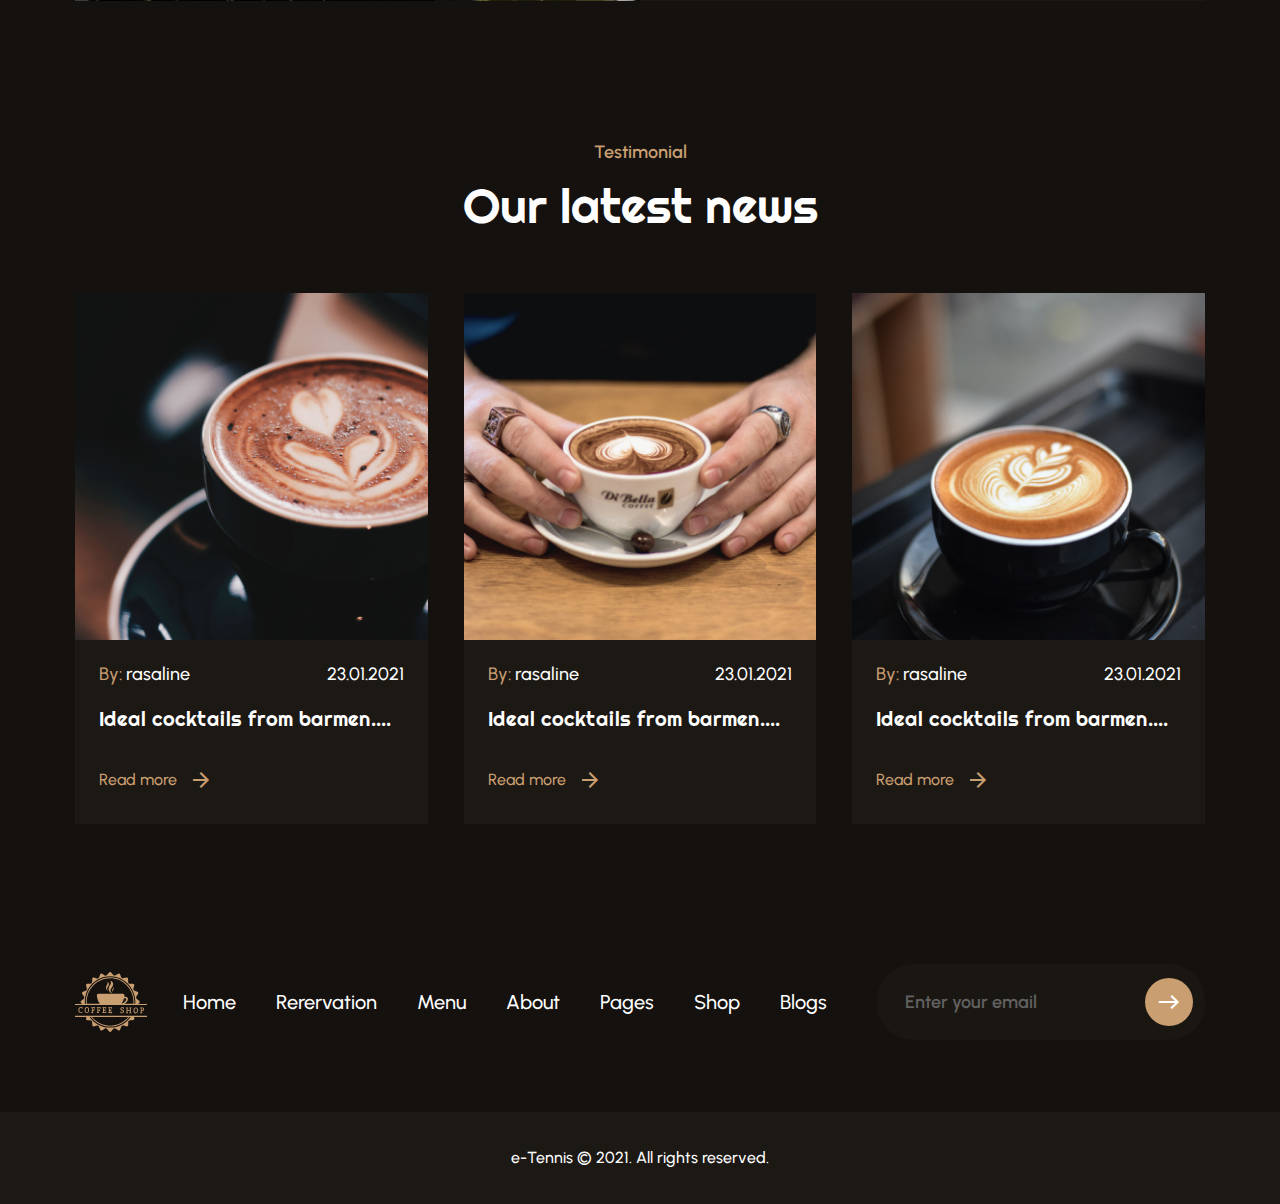
<file: coffee/index.html>
<!DOCTYPE html>
<html lang="en">
<head>
    <meta charset="UTF-8">
    <meta http-equiv="X-UA-Compatible" content="IE=edge">
    <meta name="viewport" content="width=device-width, initial-scale=1.0">
    <title>Coffeee shop</title>
    <link rel="stylesheet" href="https://fonts.googleapis.com/css2?family=Material+Icons+Outlined">
    <link rel="stylesheet" href="style.css">
</head>
<body>
    <header id="header-section">
        <div class="container container-header">
            <div class="header">
                <nav class="nav-main">
                    <ul class="nav-main__list">
                        <li class="nav-main__item">
                            <a class="nav-main__link nav-main__link_selected" href="#">Home</a>
                        </li>
                        <li class="nav-main__item">
                            <a class="nav-main__link" href="#">About</a>
                        </li>
                        <li class="nav-main__item">
                            <a class="nav-main__link" href="#">Menu</a>
                        </li>
                        <li class="nav-main__item">
                            <a class="nav-main__link" href="#">Reservation</a>
                        </li>
                    </ul>
                    <img class="header__logo" src="img/logo.svg" alt="#">
                    <ul class="nav-main__list">
                        <li class="nav-main__item">
                            <a class="nav-main__link" href="#">Pages</a>
                        </li>
                        <li class="nav-main__item">
                            <a class="nav-main__link" href="#">Shop</a>
                        </li>
                        <li class="nav-main__item">
                            <a class="nav-main__link" href="#">Contact</a>
                        </li>
                    </ul>
                </nav>
                <div class="header-action">
                    <button class="header-action__search material-icons-outlined">search</button>
                    <button class="header-action__cart material-icons-outlined">local_mall</button>
                </div>
            </div>
        </div>
    </header>
    <main>
        <section id="banner-section">
            <div class="container">
                <div class="banner">
                    <div class="banner-info">
                        <h2 class="banner__header">Enjoy Your Morning Coffee.</h2>
                        <p class="banner__text">The coofee is brewed by fist roasting the green coffee beans over hot coals in brazier. given to Opportunity</p>
                        <button class="banner__btn btn-primary">Test Coffee</button>
                    </div>
                    <button class="banner-video__btn">Play video</button>
                </div>
            </div>
        </section>
        <div class="container">
            <ol class="features section-main">
                <li class="features__item">
                    <span class="features__item_dark">01</span>Best Coffee Flavour
                    <img class="features__img" src="img/feature-1.jpg" alt="#">
                </li>
                <li class="features__item">
                    <span class="features__item_dark">02</span>Place to get lost
                    <img class="features__img" src="img/feature-2.jpg" alt="#">
                </li>
                <li class="features__item">
                    <span class="features__item_dark">03</span>Proper roesting
                    <img class="features__img" src="img/feature-3.jpg" alt="#">
                </li>
            </ol>
        </div>
        <section id="history-section" class="section-main">
            <div class="container">
                <div class="history-wrap">
                    <img class="history-wrap__img" src="img/feature-2.jpg" alt="#">
                    <img class="history-wrap__img" src="img/feature-4.jpg" alt="#">
                    <img class="history-wrap__img" src="img/feature-1.jpg" alt="#">
                    <div class="history">
                        <h2 class="history__title section-title">Our history</h2>
                        <h3 class="history__subtitle section-subtitle">Create a<br>
                            new story with us</h3>
                        <p class="history__text section__text">mauris rhoncus in imperdiet placerat. vestibu emismd nisl suscirpit ligula volutpat, a feyguat urn maxmaus. cars massa nibhtincidunt. donec et nibh maximus, est eu, mattis nuce. preasent ut quam quis quam venen atis fringilla. morbi vastibulum id tells mmodo mattis. aliauam erat volutpal.</p>
                    </div>
                </div>
            </div>
        </section>
        <section id="popular-section" class="section-main">
            <div class="container">
                <h2 class="section-title">Popular Product</h2>
                <h3 class="section-subtitle">Coffee popular Product</h3>
                <div class="popular-wrap">
                    <div class="popular">
                        <img class="popular__img" src="img/popular-1.jpg" alt="#">
                        <div class="rating">
                            <h4 class="rating__title">COFFEE</h4>
                            <ul class="rating__list">
                                <li class="rating__item material-icons-outlined">star</li>
                                <li class="rating__item material-icons-outlined">star</li>
                                <li class="rating__item material-icons-outlined">star</li>
                                <li class="rating__item material-icons-outlined">star</li>
                                <li class="rating__item material-icons-outlined">star_border</li>
                            </ul>
                        </div>
                        <h3 class="popular__title">brazil coffee gred</h3>
                        <b class="popular__price">Price - <strong class="popular__price_dark">$320.00/</strong> $358</b>
                        <button class="popular__btn btn-primary"><span class="material-icons-outlined">local_mall</span>Add to cart</button>
                    </div>
                    <div class="popular">
                        <img class="popular__img" src="img/popular-1.jpg" alt="#">
                        <div class="rating">
                            <h4 class="rating__title">COFFEE</h4>
                            <ul class="rating__list">
                                <li class="rating__item material-icons-outlined">star</li>
                                <li class="rating__item material-icons-outlined">star</li>
                                <li class="rating__item material-icons-outlined">star</li>
                                <li class="rating__item material-icons-outlined">star</li>
                                <li class="rating__item material-icons-outlined">star_border</li>
                            </ul>
                        </div>
                        <h3 class="popular__title">brazil coffee gred</h3>
                        <b class="popular__price">Price - <strong class="popular__price_dark">$320.00/</strong> $358</b>
                        <button class="popular__btn btn-primary"><span class="material-icons-outlined">local_mall</span>Add to cart</button>
                    </div>
                    <div class="popular">
                        <img class="popular__img" src="img/popular-1.jpg" alt="#">
                        <div class="rating">
                            <h4 class="rating__title">COFFEE</h4>
                            <ul class="rating__list">
                                <li class="rating__item material-icons-outlined">star</li>
                                <li class="rating__item material-icons-outlined">star</li>
                                <li class="rating__item material-icons-outlined">star</li>
                                <li class="rating__item material-icons-outlined">star</li>
                                <li class="rating__item material-icons-outlined">star_border</li>
                            </ul>
                        </div>
                        <h3 class="popular__title">brazil coffee gred</h3>
                        <b class="popular__price">Price - <strong class="popular__price_dark">$320.00/</strong> $358</b>
                        <button class="popular__btn btn-primary"><span class="material-icons-outlined">local_mall</span>Add to cart</button>
                    </div>
                </div>
                <a class="popular__link btn-primary" href="#">View all product</a>
            </div>
        </section>
        <section id="discover-section" class="section-main">
            <div class="container">
                <div class="discover-wrap">
                    <img class="discover-img" src="img/discover.png" alt="#">
                    <div class="discover">
                        <h3 class="discover__title section-subtitle">Coffee<br> machine, buy for home</h3>
                        <p class="section__text">mauris rhoncus in imperdiet placerat. vestibu emismd nisl suscirpit ligula volutpat, a feyguat urn maxmaus. cars massa nibhtincidunt. donec et nib maximus, est eu, mattis nuce. preasent ut quam quis quam venen atis fri ngilla. morbi vastibulum id tells mmodo mattis. aliauam erat volutpal.</p>
                        <a class="discover__link btn-primary" href="#">Discover now</a>
                    </div>
                </div>
            </div>
        </section>
        <section id="menu-section" class="section-main">
            <div class="container">
                <h2 class="section-title">Menu</h2>
                <h3 class="section-subtitle">Coffee popular menu</h3>
                <ul class="menu-wrap">
                    <li class="menu">
                        <img class="menu__img" src="img/menu-1.jpg" alt="#">
                        <h3 class="menu__title">Americano rosted gred</h3>
                        <b class="menu__price">$12:00</b>
                    </li>
                    <li class="menu">
                        <img class="menu__img" src="img/menu-2.jpg" alt="#">
                        <h3 class="menu__title">Americano rosted gred</h3>
                        <b class="menu__price">$12:00</b>
                    </li>
                    <li class="menu">
                        <img class="menu__img" src="img/menu-3.jpg" alt="#">
                        <h3 class="menu__title">Americano rosted gred</h3>
                        <b class="menu__price">$12:00</b>
                    </li>
                    <li class="menu">
                        <img class="menu__img" src="img/menu-4.jpg" alt="#">
                        <h3 class="menu__title">Americano rosted gred</h3>
                        <b class="menu__price">$12:00</b>
                    </li>
                    <li class="menu">
                        <img class="menu__img" src="img/menu-5.jpg" alt="#">
                        <h3 class="menu__title">Americano rosted gred</h3>
                        <b class="menu__price">$12:00</b>
                    </li>
                    <li class="menu">
                        <img class="menu__img" src="img/menu-1.jpg" alt="#">
                        <h3 class="menu__title">Americano rosted gred</h3>
                        <b class="menu__price">$12:00</b>
                    </li>
                    <li class="menu">
                        <img class="menu__img" src="img/menu-3.jpg" alt="#">
                        <h3 class="menu__title">Americano rosted gred</h3>
                        <b class="menu__price">$12:00</b>
                    </li>
                    <li class="menu">
                        <img class="menu__img" src="img/menu-3.jpg" alt="#">
                        <h3 class="menu__title">Americano rosted gred</h3>
                        <b class="menu__price">$12:00</b>
                    </li>
                </ul>
            </div>
        </section>
        <section id="testimonial-section" class="section-main">
            <div class="container">
                <h2 class="section-title">Testimonial</h2>
                <h3 class="section-subtitle">Says our customers</h3>
                <div class="testimonial-wrap">
                    <div class="testimonial">
                        <div class="testimonial-data">
                            <img class="testimonial__img" src="img/testimonial-1.jpg" alt="#">
                            <p class="testimonial__text section__text">Education WP is a special build for effective education & Learning Management System site. Education WP is the next generation & one of the best education WordPress themes which all the strength of eLearning WP.</p>
                        </div>
                        <div class="testimonial-info">
                            <div class="testimonial-person">
                                <span class="testimonial__name">John Smith</span>
                                <span class="testimonial__position">Product Designer</span>
                            </div>
                            <ul class="testimonial__list rating__list">
                                <li class="rating__item material-icons-outlined">star</li>
                                <li class="rating__item material-icons-outlined">star</li>
                                <li class="rating__item material-icons-outlined">star</li>
                                <li class="rating__item material-icons-outlined">star</li>
                                <li class="rating__item material-icons-outlined">star</li>
                            </ul>
                        </div>
                    </div>
                    <div class="testimonial">
                        <div class="testimonial-data">
                            <img class="testimonial__img" src="img/testimonial-2.jpg" alt="#">
                            <p class="testimonial__text section__text">Education WP is a special build for effective education & Learning Management System site. Education WP is the next generation & one of the best education WordPress themes which all the strength of eLearning WP.</p>
                        </div>
                        <div class="testimonial-info">
                            <div class="testimonial-person">
                                <span class="testimonial__name">Brett Lee</span>
                                <span class="testimonial__position">User Experience Designer</span>
                            </div>
                            <ul class="testimonial__list rating__list">
                                <li class="rating__item material-icons-outlined">star</li>
                                <li class="rating__item material-icons-outlined">star</li>
                                <li class="rating__item material-icons-outlined">star</li>
                                <li class="rating__item material-icons-outlined">star</li>
                                <li class="rating__item material-icons-outlined">star</li>
                            </ul>
                        </div>
                    </div>
                </div>
                <div class="testimonial-action">
                    <div class="testimonial-count">
                        <b class="testimonial-count__text">2/6 People</b>
                        <progress class="testimonial-count__progress" value="40" max="100"></progress>
                    </div>
                    <div class="testimonial-btn-wrap">
                        <button class="testimonial-btn material-icons-outlined">west</button>
                        <button class="testimonial-btn material-icons-outlined testimonial-btn_active">east</button>
                    </div>
                </div>
            </div>
        </section>
        <section id="section-reservation" class="section-main">
            <div class="container">
                <div class="reservation-wrap">
                    <div class="reservation-map"></div>
                    <form class="reservation">
                        <h2 class="reservation__title section-title">Reservation</h2>
                        <h3 class="reservation__subtitle section-subtitle">Booking a table</h3>
                        <input class="reservation__input" type="text" value="4 person">
                        <input class="reservation__input" type="text" value="12.25, 2020">
                        <input class="reservation__input" type="text" value="11:00 AM">
                        <button class="reservation__btn btn-primary">BOOK TABLE</button>
                    </form>
                </div>
            </div>
        </section>
        <section id="section-news" class="section-main">
            <div class="container">
                <h2 class="section-title">Testimonial</h2>
                <h3 class="section-subtitle">Our latest news</h3>
                <div class="news-wrap">
                    <div class="news">
                        <img class="news__img" src="img/news-1.jpg" alt="#">
                        <div class="news-description">
                            <div class="news-info">
                                <span class="news__author"><span class="news__author_dark">By: </span>rasaline</span>
                                <time class="news__date" datetime="2021-01-21">23.01.2021</time>
                            </div>
                            <p class="news__text">Ideal cocktails from barmen....</p>
                            <a class="news__link" href="#">Read more <span class="material-icons-outlined">arrow_forward</span></a>
                        </div>
                    </div>
                    <div class="news">
                        <img class="news__img" src="img/news-2.jpg" alt="#">
                        <div class="news-description">
                            <div class="news-info">
                                <span class="news__author"><span class="news__author_dark">By: </span>rasaline</span>
                                <time class="news__date" datetime="2021-01-21">23.01.2021</time>
                            </div>
                            <p class="news__text">Ideal cocktails from barmen....</p>
                            <a class="news__link" href="#">Read more <span class="material-icons-outlined">arrow_forward</span></a>
                        </div>
                    </div>
                    <div class="news">
                        <img class="news__img" src="img/news-3.jpg" alt="#">
                        <div class="news-description">
                            <div class="news-info">
                                <span class="news__author"><span class="news__author_dark">By: </span>rasaline</span>
                                <time class="news__date" datetime="2021-01-21">23.01.2021</time>
                            </div>
                            <p class="news__text">Ideal cocktails from barmen....</p>
                            <a class="news__link" href="#">Read more <span class="material-icons-outlined">arrow_forward</span></a>
                        </div>
                    </div>
                </div>
            </div>
        </section>
        <footer id="footer-section">
            <div class="container">
                <div class="footer">
                    <img class="footer__img" src="img/logo.svg" alt="#">
                    <ul class="footer__list">
                        <li class="footer__item">
                            <a class="footer__link" href="#">Home</a>
                        </li>
                        <li class="footer__item">
                            <a class="footer__link" href="#">Rerervation</a>
                        </li>
                        <li class="footer__item">
                            <a class="footer__link" href="#">Menu</a>
                        </li>
                        <li class="footer__item">
                            <a class="footer__link" href="#">About</a>
                        </li>
                        <li class="footer__item">
                            <a class="footer__link" href="#">Pages</a>
                        </li>
                        <li class="footer__item">
                            <a class="footer__link" href="#">Shop</a>
                        </li>
                        <li class="footer__item">
                            <a class="footer__link" href="#">Blogs</a>
                        </li>
                    </ul>
                    <form class="footer-form">
                        <input class="footer__input" type="email" placeholder="Enter your email">
                        <button class="footer-form__btn material-icons-outlined">east</button>
                    </form>
                </div>
            </div>
            <div class="footer-copyright">
                <div class="container">
                    <p class="footer-copyright__text">e-Tennis © 2021. All rights reserved.</p>
                </div>
            </div>
        </footer>
    </main>
</body>
</html>
</file>
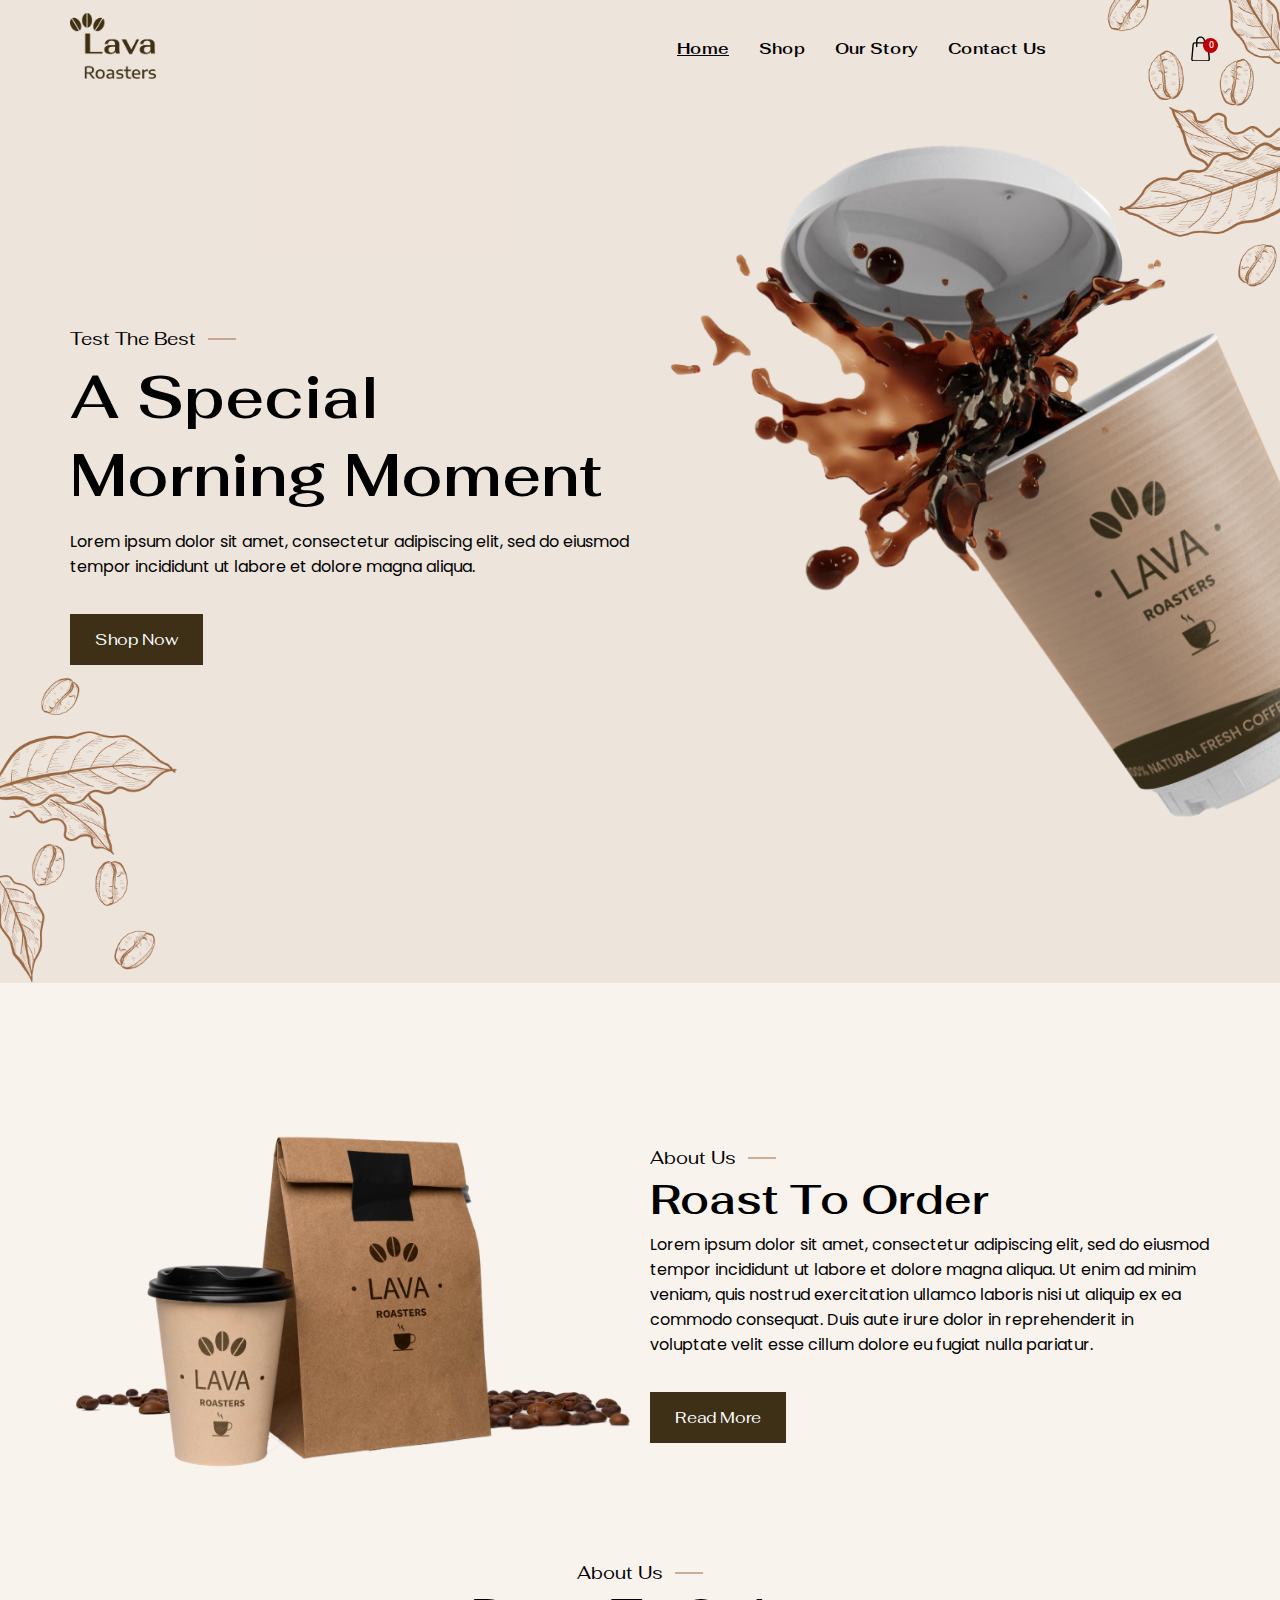
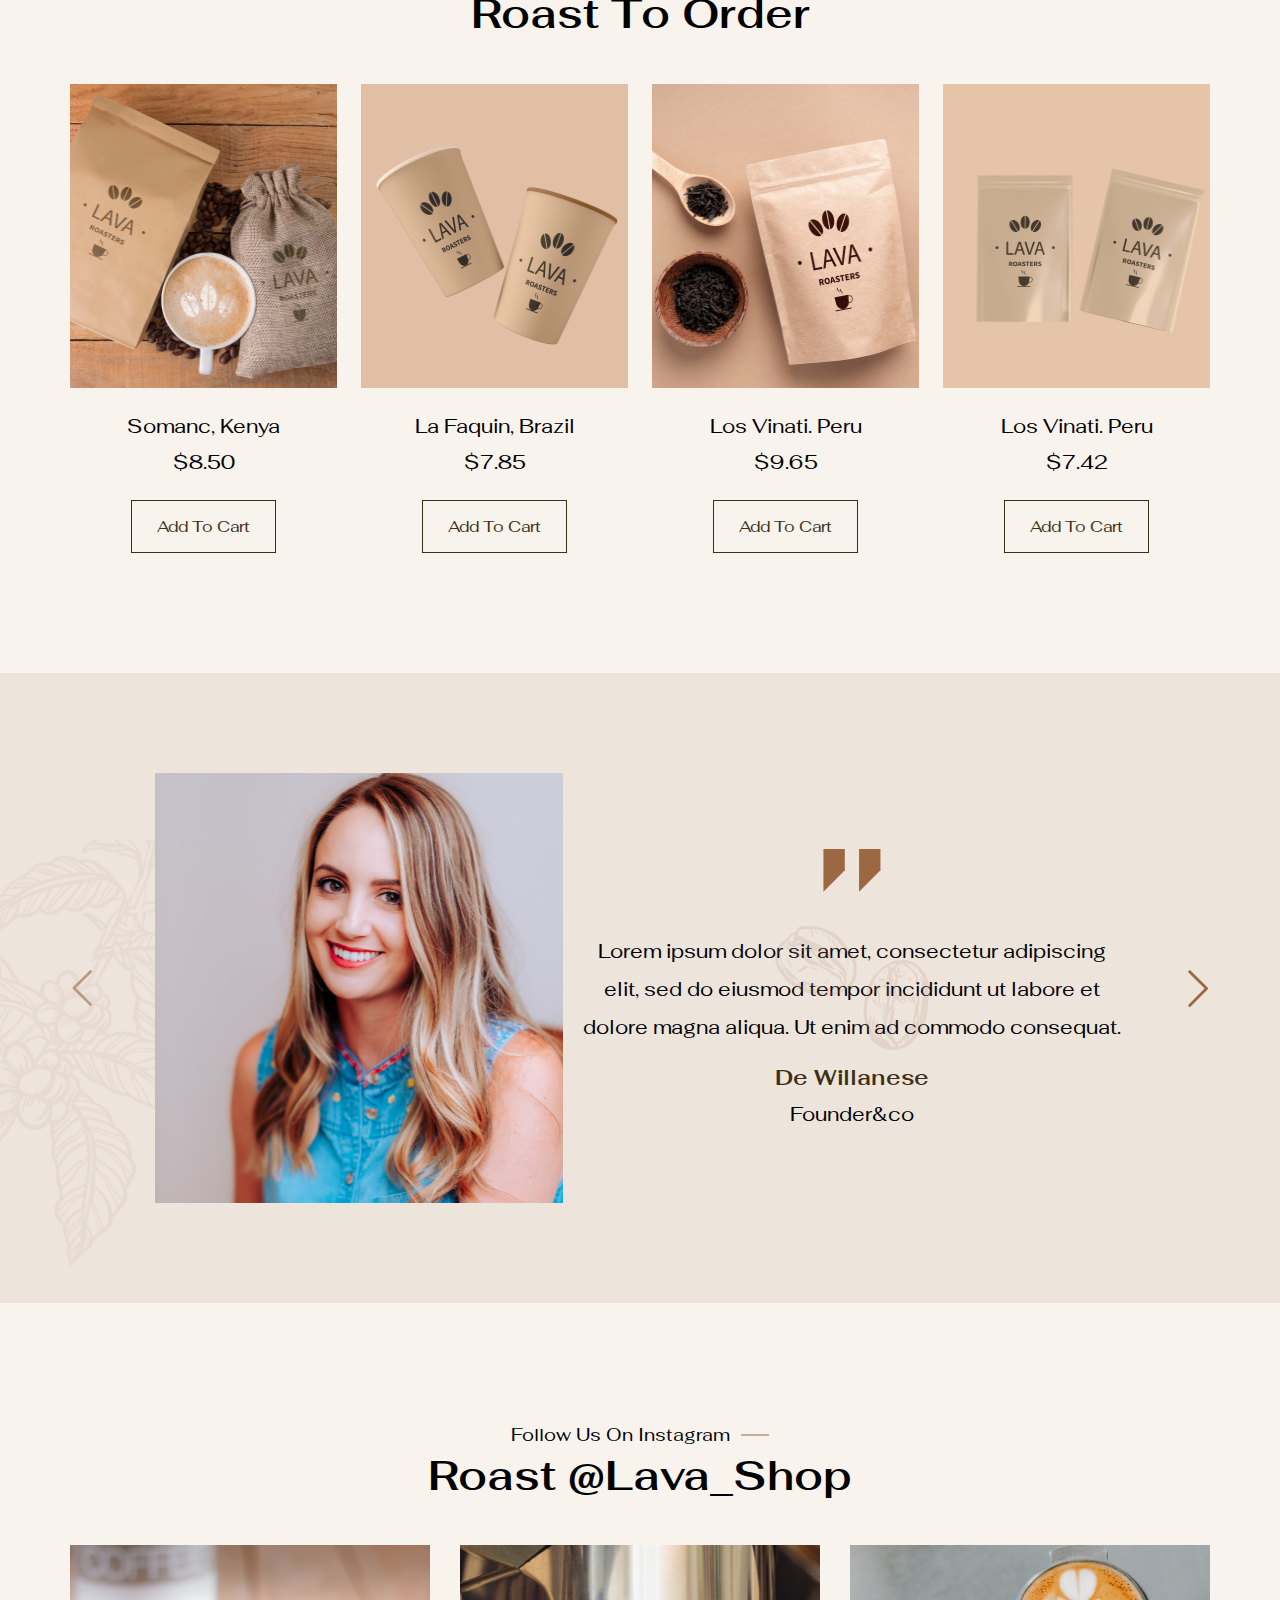
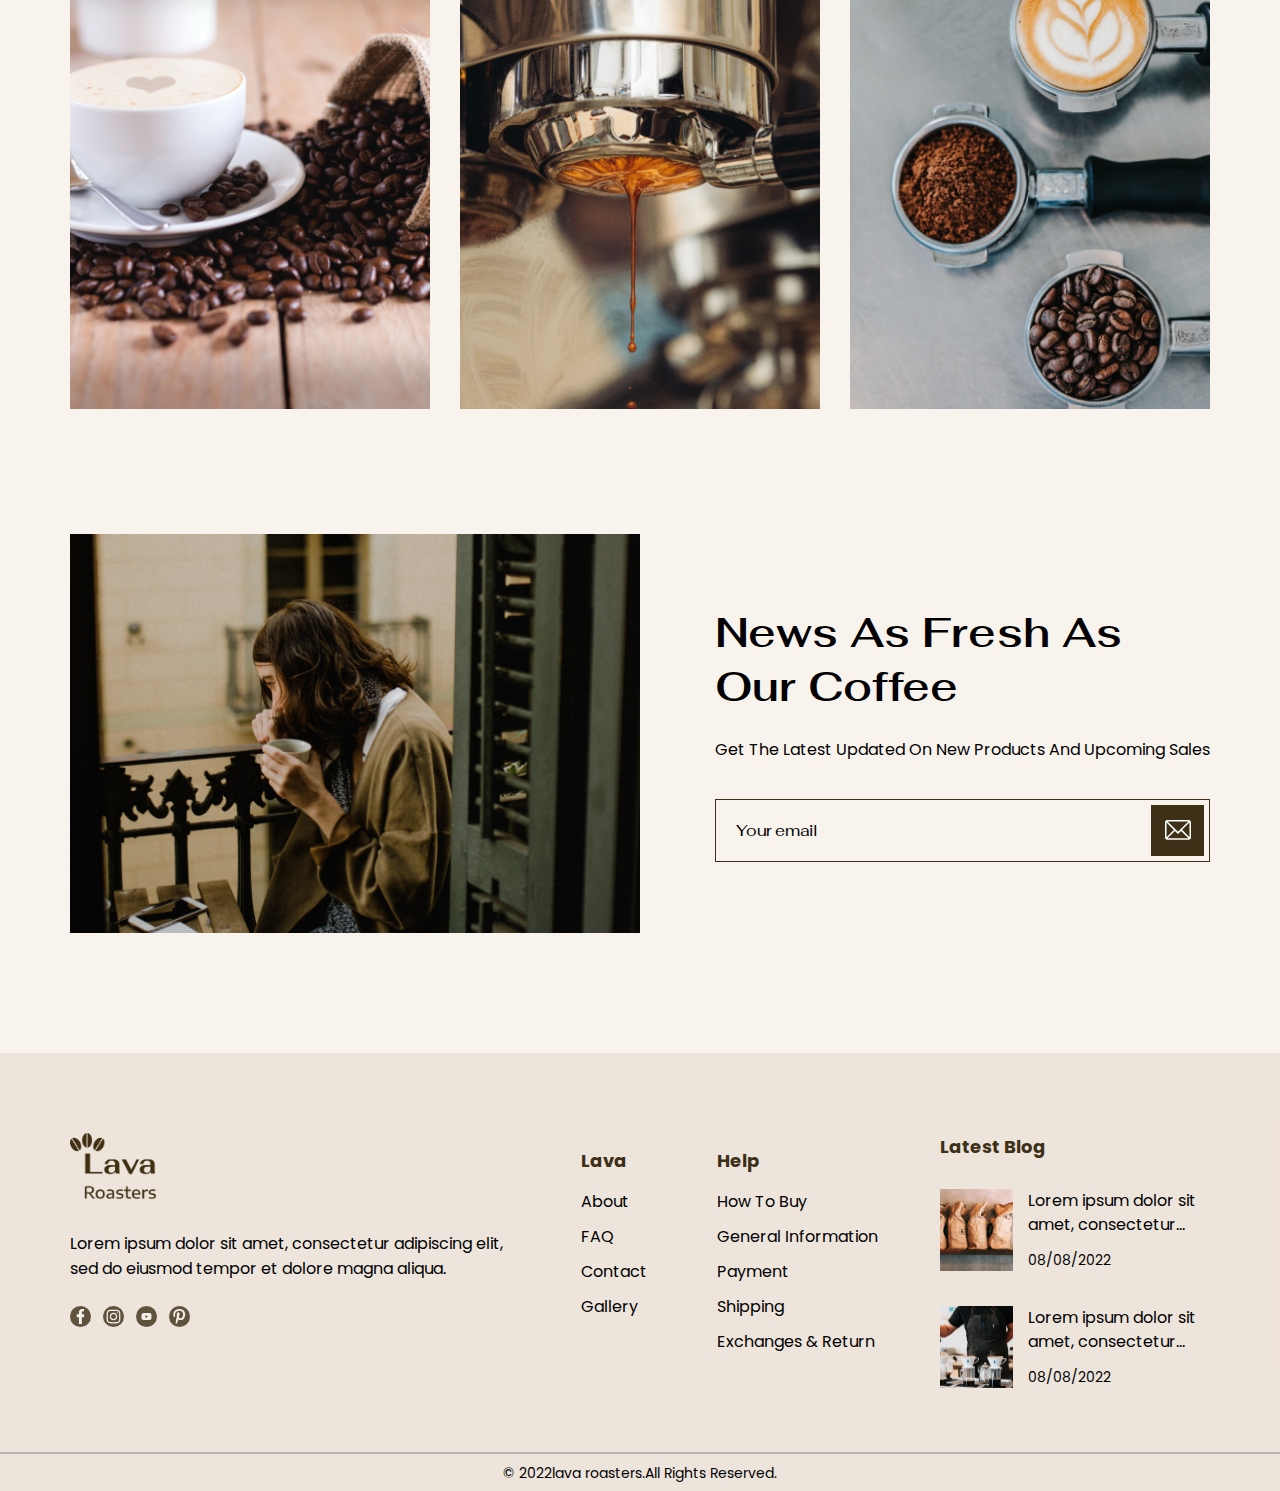
<file: lava/index.html>
<!DOCTYPE html>
<html lang="en">
<head>
    <meta charset="UTF-8">
    <meta name="viewport" content="width=device-width, initial-scale=1.0">
    <title>Lava roasters</title>
    <link rel="stylesheet" href="style.css">
</head>
<body>
    <div class="banner-wrap">
        <header id="header-section">
            <div class="container">
                <div class="header">
                    <a class="header-logo" href="/">
                        <img class="header-logo__img" src="img/logo.png" alt="#">
                    </a>
                    <nav class="nav-main">
                        <ul class="nav-main__list">
                            <li class="nav-main__item">
                                <a class="nav-main__link nav-main__link_selected" href="#">Home</a>
                            </li>
                            <li class="nav-main__item">
                                <a class="nav-main__link" href="#">Shop</a>
                            </li>
                            <li class="nav-main__item">
                                <a class="nav-main__link" href="#">Our Story</a>
                            </li>
                            <li class="nav-main__item">
                                <a class="nav-main__link" href="#">Contact Us</a>
                            </li>
                        </ul>
                    </nav>
                    <button class="cart-btn">
                        <span class="cart-btn__badge">0</span>
                    </button>
                </div>
            </div>
        </header>
        <section id="banner-section">
            <div class="container">
                <div class="banner">
                    <h2 class="section-title">Test The Best</h2>
                    <b class="banner__subtitle">A Special<br>Morning Moment</b>
                    <p class="banner__text">Lorem ipsum dolor sit amet, consectetur adipiscing elit, sed do eiusmod tempor incididunt ut labore et dolore magna aliqua.</p>
                    <a class="btn-primary" href="#">Shop Now</a>
                </div>
                <div class="banner-img"></div>
            </div>
        </section>
    </div>
    <section id="about-section">
        <div class="container">
            <div class="about-wrap">
                <img class="about-img" src="img/about.png" alt="#">
                <div class="about">
                    <h2 class="section-title">About Us</h2>
                    <b class="section-subtitle about__subtitle">Roast To Order</b>
                    <p class="about__text">Lorem ipsum dolor sit amet, consectetur adipiscing elit, sed do eiusmod tempor incididunt ut labore et dolore magna aliqua. Ut enim ad minim veniam, quis nostrud exercitation ullamco laboris nisi ut aliquip ex ea commodo consequat. Duis aute irure dolor in reprehenderit in voluptate velit esse cillum dolore eu fugiat nulla pariatur.</p>
                    <a class="btn-primary" href="#">Read More</a>
                </div> 
            </div>
        </div>
    </section>
    <section id="shop-section">
        <div class="container">
            <h2 class="section-title">About Us</h2>
            <b class="section-subtitle shop__subtitle">Roast To Order</b>
            <div class="shop-wrap">
                <div class="shop">
                    <img class="shop__img" src="img/shop1.jpg" alt="#">
                    <span class="shop__name">Somanc, Kenya</span>
                    <span class="shop__price">$8.50</span>
                    <button class="shop__btn">Add To Cart</button>
                </div>
                <div class="shop">
                    <img class="shop__img" src="img/shop2.jpg" alt="#">
                    <span class="shop__name">La Faquin, Brazil</span>
                    <span class="shop__price">$7.85</span>
                    <button class="shop__btn">Add To Cart</button>
                </div>
                <div class="shop">
                    <img class="shop__img" src="img/shop3.jpg" alt="#">
                    <span class="shop__name">Los Vinati. Peru</span>
                    <span class="shop__price">$9.65</span>
                    <button class="shop__btn">Add To Cart</button>
                </div>
                <div class="shop">
                    <img class="shop__img" src="img/shop4.jpg" alt="#">
                    <span class="shop__name">Los Vinati. Peru</span>
                    <span class="shop__price">$7.42</span>
                    <button class="shop__btn">Add To Cart</button>
                </div>
            </div>
        </div>
    </section>
    <section id="feedback-section">
        <div class="container">
            <div class="feedback">
                <img class="feedback__img" src="img/feedback1.jpg" alt="#">
                <div class="feedback-info">
                    <p class="feedback__text">Lorem ipsum dolor sit amet, consectetur adipiscing elit, sed do eiusmod tempor incididunt ut labore et dolore magna aliqua. Ut enim ad commodo consequat.</p>
                    <b class="feedback__name">De Willanese</b>
                    <span class="feedback__position">Founder&co</span>
                </div>
                <button class="feedback__btn_back"></button>
                <button class="feedback__btn_fwd"></button>
            </div>
        </div>
    </section>
    <section id="blog-section">
        <div class="container">
            <h2 class="section-title">Follow Us On Instagram</h2>
            <b class="section-subtitle blog__subtitle">Roast @Lava_Shop</b>
            <div class="blog">
                <a class="blog__link" href="#" target="_blank">
                    <img class="blog__img" src="img/blog1.jpg" alt="#">
                </a>
                <a class="blog__link" href="#" target="_blank">
                    <img class="blog__img" src="img/blog2.jpg" alt="#">
                </a>
                <a class="blog__link" href="#" target="_blank">
                    <img class="blog__img" src="img/blog3.jpg" alt="#">
                </a>
            </div>
        </div>
    </section>
    <section id="news-section">
        <div class="container">
            <div class="news-wrap">
                <img class="news-img" src="img/news.jpg" alt="#">
                <div class="news">
                    <b class="section-subtitle">News As Fresh As<br> Our Coffee</b>
                    <p class="news__text">Get The Latest Updated On New Products And Upcoming Sales</p>
                    <form class="news-form">
                        <input class="news-form__input" type="text" placeholder="Your email">
                        <button class="news-form__btn"></button>
                    </form>
                </div>
            </div>
        </div>
    </section>
    <footer id="footer-section">
        <div class="container">
            <div class="footer-wrap">
                <div class="footer-info">
                    <img class="footer-info__img" src="img/logo.png" alt="#">
                    <p class="footer-info__text">Lorem ipsum dolor sit amet, consectetur adipiscing elit, sed do eiusmod tempor et dolore magna aliqua.</p>
                    <div class="footer-social">
                        <a class="footer-social__link" href="#" target="_blank"></a>
                        <a class="footer-social__link" href="#" target="_blank"></a>
                        <a class="footer-social__link" href="#" target="_blank"></a>
                        <a class="footer-social__link" href="#" target="_blank"></a>
                    </div>
                </div>
                <nav class="footer-nav-wrap">
                    <div class="footer-nav">
                        <h3 class="footer__title">Lava</h3>
                        <ul class="footer-nav__list">
                            <li class="footer-nav__item">
                                <a class="footer-nav__link" href="#">About</a>
                            </li>
                            <li class="footer-nav__item">
                                <a class="footer-nav__link" href="#">FAQ</a>
                            </li>
                            <li class="footer-nav__item">
                                <a class="footer-nav__link" href="#">Contact</a>
                            </li>
                            <li class="footer-nav__item">
                                <a class="footer-nav__link" href="#">Gallery</a>
                            </li>
                        </ul>
                    </div>
                    <div class="footer-nav">
                        <h3 class="footer__title">Help</h3>
                        <ul class="footer-nav__list">
                            <li class="footer-nav__item">
                                <a class="footer-nav__link" href="#">How To Buy</a>
                            </li>
                            <li class="footer-nav__item">
                                <a class="footer-nav__link" href="#">General Information</a>
                            </li>
                            <li class="footer-nav__item">
                                <a class="footer-nav__link" href="#">Payment</a>
                            </li>
                            <li class="footer-nav__item">
                                <a class="footer-nav__link" href="#">Shipping</a>
                            </li>
                            <li class="footer-nav__item">
                                <a class="footer-nav__link" href="#">Exchanges & Return</a>
                            </li>
                        </ul>
                    </div>
                </nav>
                <div class="footer-blog-wrap">
                    <h3 class="footer__title">Latest Blog</h3>
                    <div class="footer-blog">
                        <img class="footer-blog__img" src="img/footer-blog1.jpg" alt="#">
                        <div class="footer-blog-info">
                            <a class="footer-blog__link" href="#">Lorem ipsum dolor sit amet, consectetur...</a>
                            <time class="footer-blog__date" datetime="2022-08-08">08/08/2022</time>
                        </div>
                    </div>
                    <div class="footer-blog">
                        <img class="footer-blog__img" src="img/footer-blog2.jpg" alt="#">
                        <div class="footer-blog-info">
                            <a class="footer-blog__link" href="#">Lorem ipsum dolor sit amet, consectetur...</a>
                            <time class="footer-blog__date" datetime="2022-08-08">08/08/2022</time>
                        </div>
                    </div>
                </div>
            </div>
        </div>
        <hr class="footer-line">
        <div class="container">
            <p class="footer-copyright">© 2022lava roasters.All Rights Reserved.</p>
        </div>
    </footer>
</body>
</html>
</file>
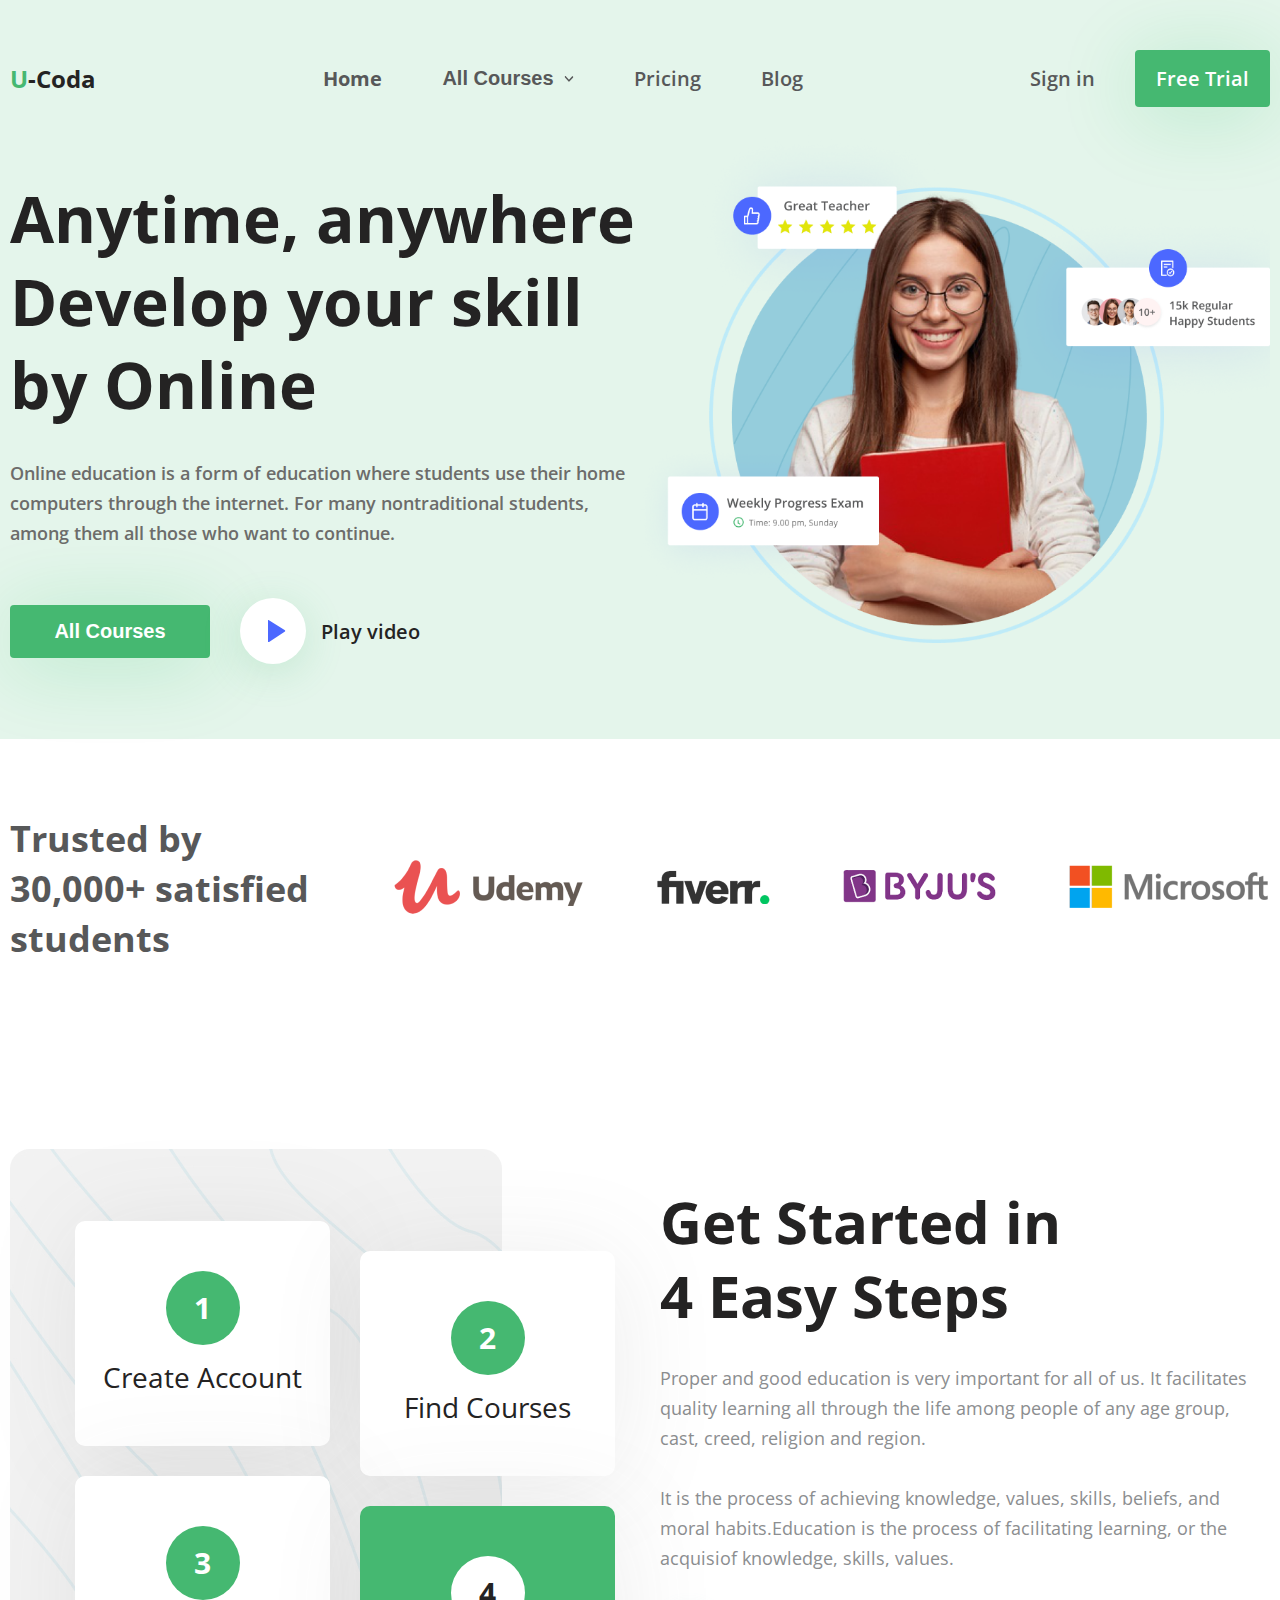
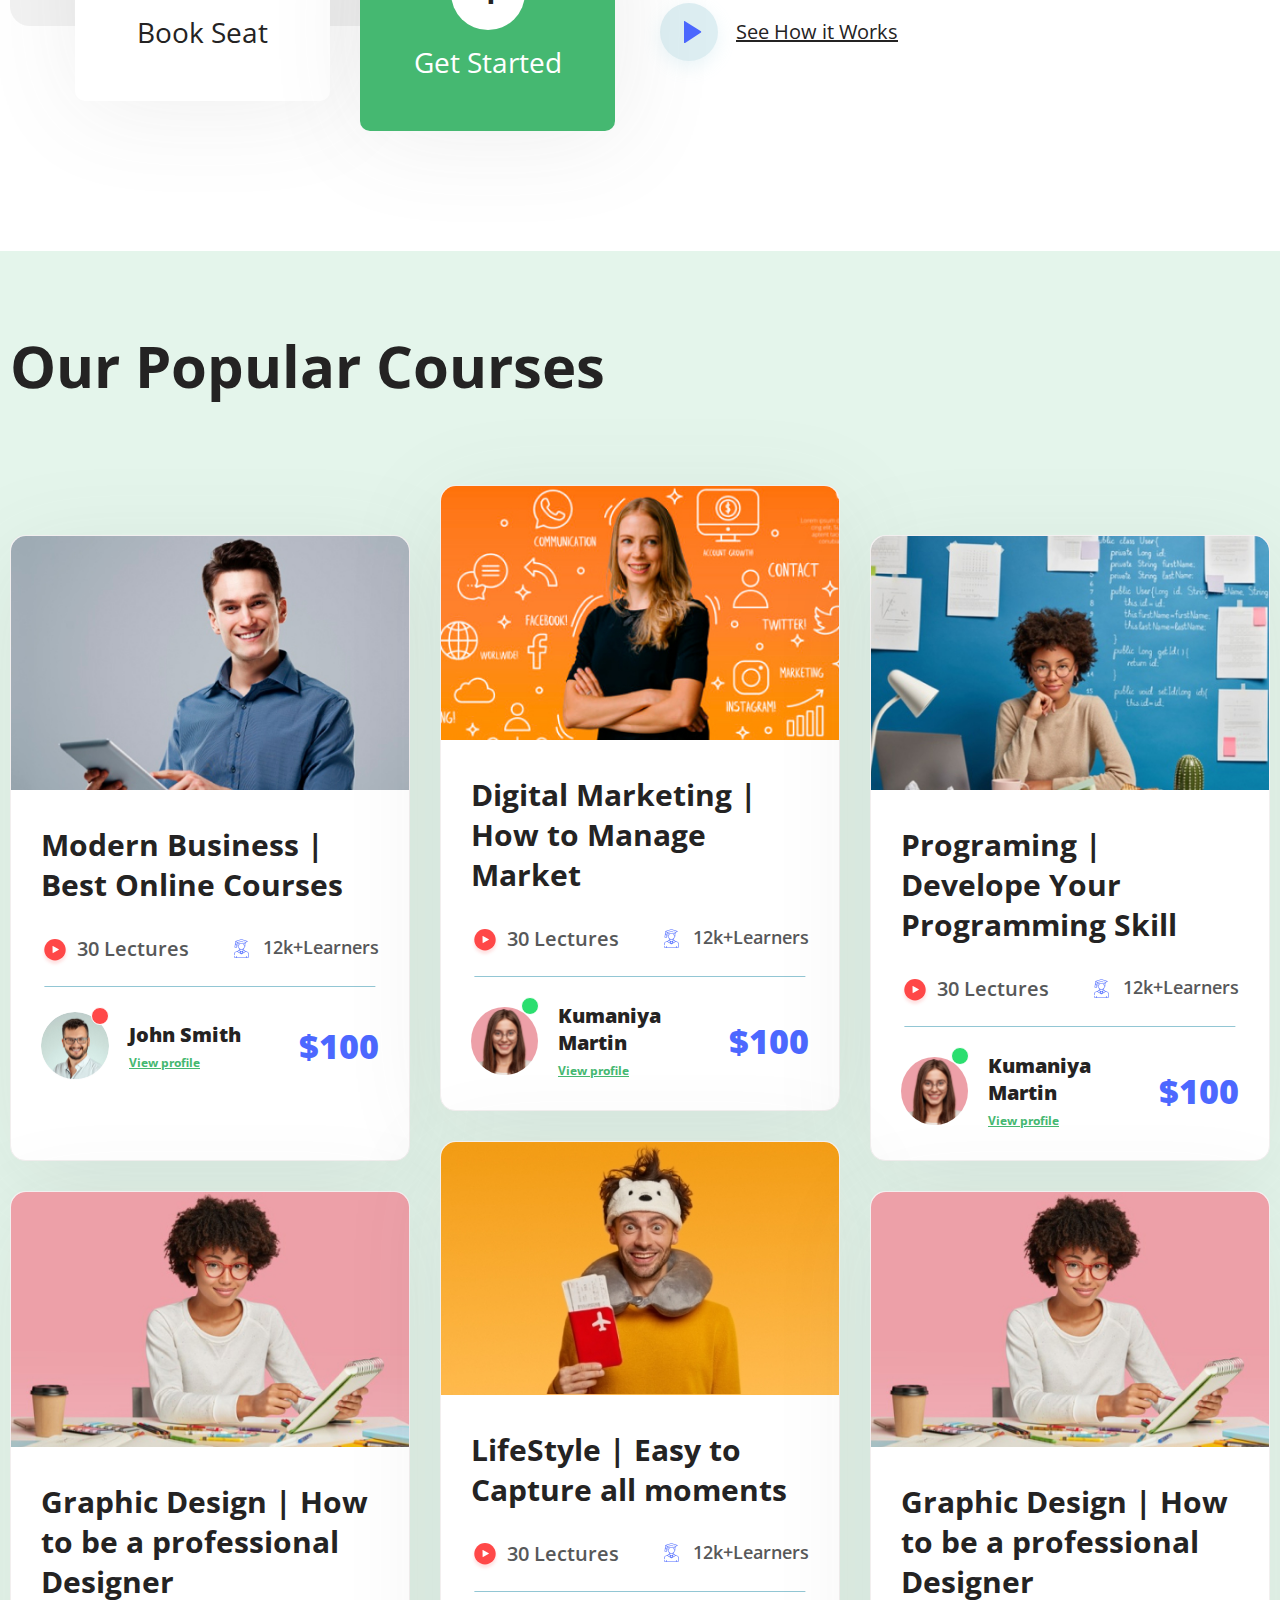
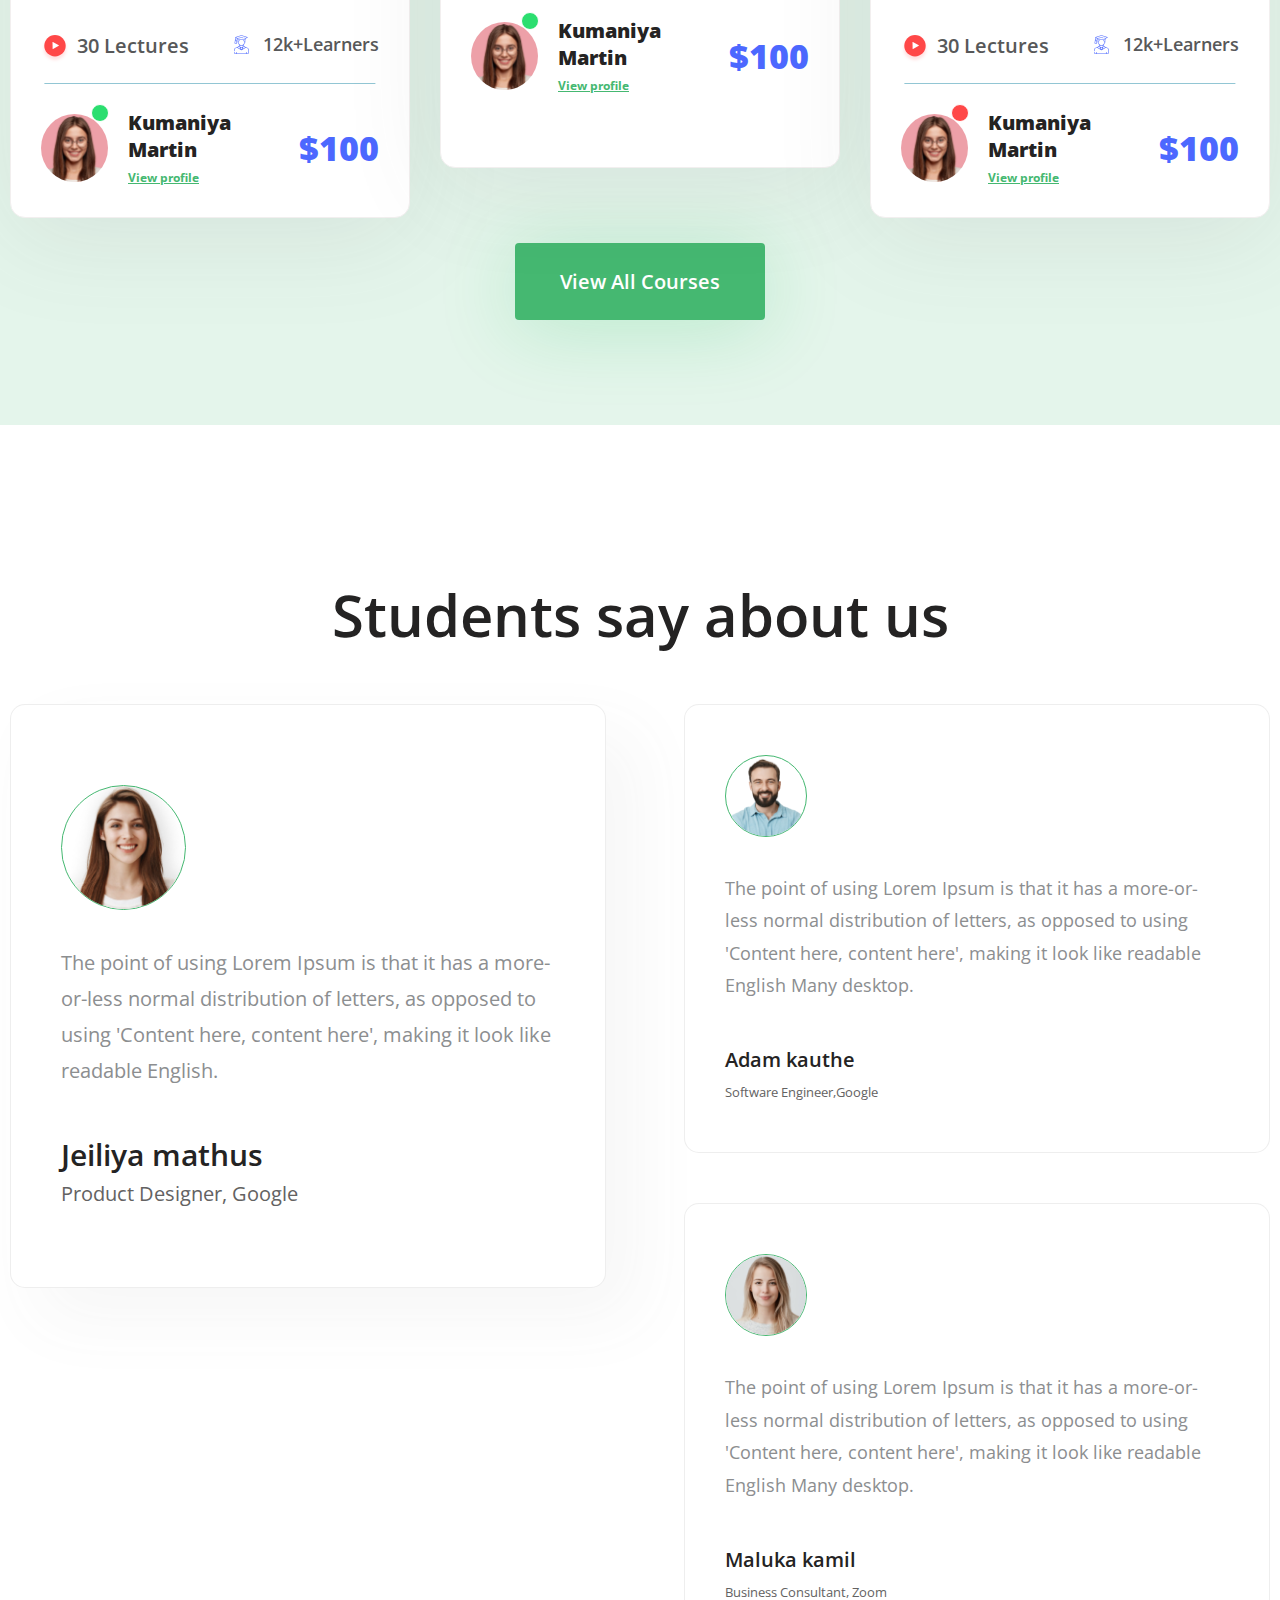
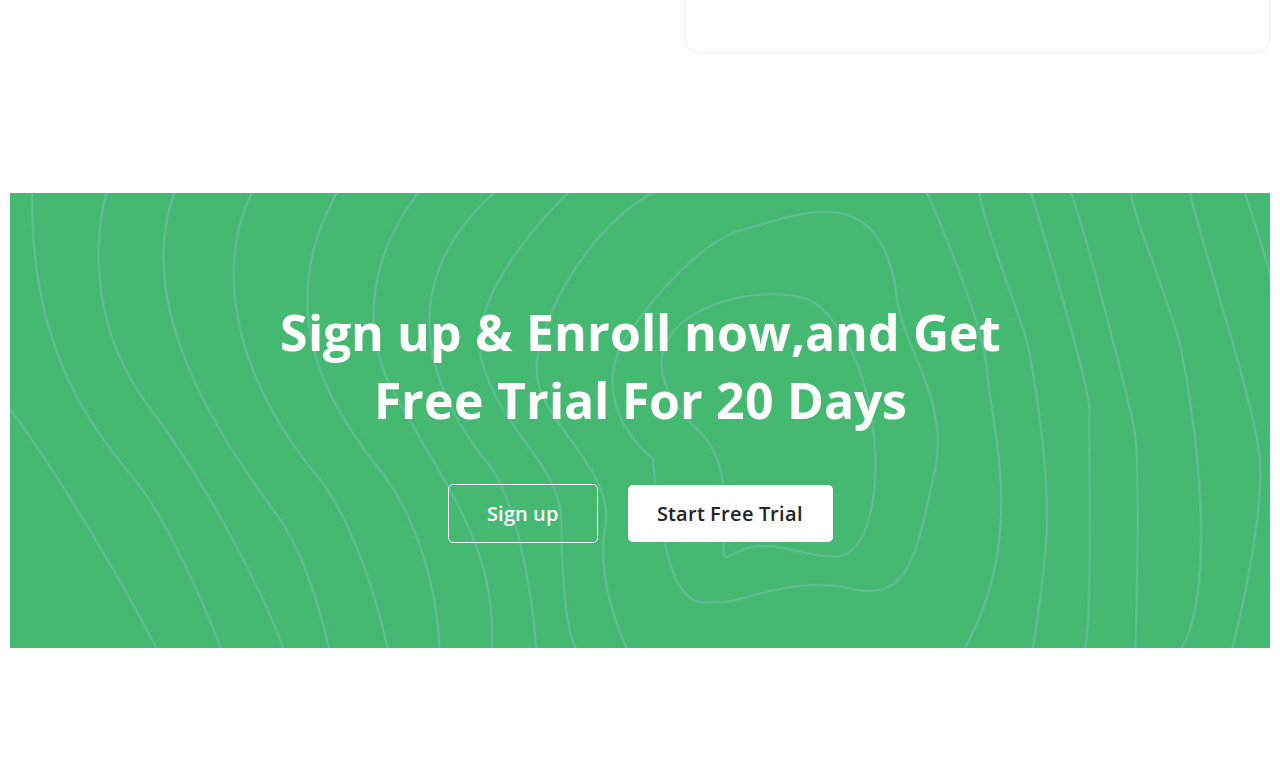
<file: ucoda/index.html>
<!DOCTYPE html>
<html lang="en">
<head>
    <meta charset="UTF-8">
    <meta http-equiv="X-UA-Compatible" content="IE=edge">
    <meta name="viewport" content="width=device-width, initial-scale=1.0">
    <title>U-Coda</title>
    <link rel="shortcut icon" href="img/favicon.svg" type="image/x-icon">
    <link rel="stylesheet" href="style.css">
</head>
<body>
    <header id="header-section">
        <div class="container">
            <div class="header">
                <h1 class="header__logo"><span class="header__logo_green">U</span>-Coda</h1>
                <nav class="nav-main">
                    <ul class="nav-main__list">
                        <li class="nav-main__item nav-main__item_active">Home</li>
                        <li class="nav-main__item">
                            <button class="nav-main-btn">All Courses</button>
                        </li>
                        <li class="nav-main__item">
                            <a class="nav-main__link" href="#">Pricing</a>
                        </li>
                        <li class="nav-main__item">
                            <a class="nav-main__link" href="#">Blog</a>
                        </li>
                    </ul>
                </nav>
                <ul class="header-action">
                    <li class="header-action__item">
                        <a class="header-action__link header-action__log" href="#">Sign in</a>
                    </li>
                    <li class="header-action__item">
                        <a class="header-action__link btn-primary" href="#">Free Trial</a>
                    </li>
                </ul>
            </div>
        </div>
    </header>
    <main>
        <div id="home-section">
            <div class="container">
                <div class="home">
                    <div class="home-info">
                        <h3 class="home-info__title">Anytime, anywhere Develop your skill by Online</h3>
                        <p class="home-info__text">Online education is a form of education where students use their home computers through the internet. For many nontraditional students, among them all those who want to continue.</p>
                        <div class="home-btn-wrap">
                            <button class="btn-primary">All Courses</button>
                            <div class="home-video">
                                <button class="home-video__btn"></button>
                                <span class="home-video__text">Play video</span>
                            </div>
                        </div>
                    </div>
                    <div class="home-img__wrap">
                        <img class="home__img" src="img/home-img.png" alt="Anytime, anywhere Develop your skill by Online">
                    </div>
                </div>
            </div>
        </div>
        <div id="steps-section">
            <div class="container">
                <div class="companies">
                    <p class="companies__text">Trusted by 30,000+ satisfied students</p>
                    <ul class="companies__list">
                        <li class="companies__item">
                            <img src="img/udemy.png" alt="Udemy logo">
                        </li>
                        <li class="companies__item">
                            <img src="img/fiverr.png" alt="Fiverr logo">
                        </li>
                        <li class="companies__item">
                            <img src="img/byjus.png" alt="Byjus logo">
                        </li>
                        <li class="companies__item">
                            <img src="img/microsoft.png" alt="Microsoft logo">
                        </li>
                    </ul>
                </div>
                <div class="steps">
                    <div class="steps-left">
                        <ol class="steps__list">
                            <li class="steps__item">Create Account</li>
                            <li class="steps__item">Find Courses</li>
                            <li class="steps__item">Book Seat</li>
                            <li class="steps__item steps__item_active">Get Started</li>
                        </ol>
                    </div>
                    <div class="steps-right">
                        <h3 class="steps__title">Get Started in 4 Easy Steps</h3>
                        <p class="steps__text">Proper and good education is very important for all of us. It facilitates quality learning all through the life among people of any age group, cast, creed, religion and region.</p>
                        <p class="steps__text">It is the process of achieving knowledge, values, skills, beliefs, and moral habits.Education is the process of facilitating learning, or the acquisiof knowledge, skills, values.</p>
                        <div class="steps-video">
                            <button class="steps-video__btn"></button>
                            <span class="steps-video__text">See How it Works</span>
                        </div>
                    </div>
                </div>
            </div>
        </div>
        <section id="courses-section">
            <div class="container">
                <h2 class="courses-title">Our Popular Courses</h2>
                <div class="courses-wrap">
                    <div class="courses">
                        <img class="courses__img" src="img/modern-business.jpg" alt="Modern Business|Best Online Courses">
                        <div class="courses-info">
                            <h3 class="courses-info__title"><a class="courses-info__link" href="#">Modern Business | Best Online Courses</a></h3>
                            <div class="lectures">
                                <span class="lectures__count">30 Lectures</span>
                                <span class="lectures__learners">12k+Learners</span>
                            </div>
                            <div class="courses-details">
                                <img class="courses-details__img" src="img/john-smith.jpg" alt="John Smith teacher">
                                <span class="courses-details__status courses-details__status_offline"></span>
                                <div class="courses-details-profile">
                                    <b class="courses-details__name">John Smith</b>
                                    <a class="courses-details__link" href="#">View profile</a>
                                </div>
                                <b class="courses-details__price">$100</b>
                            </div>
                        </div>
                    </div>
                    <div class="courses">
                        <img class="courses__img" src="img/digital-marketing.jpg" alt="Digital Marketing|How to Manage Market ">
                        <div class="courses-info">
                            <h3 class="courses-info__title"><a class="courses-info__link" href="#">Digital Marketing | How to Manage Market </a></h3>
                            <div class="lectures">
                                <span class="lectures__count">30 Lectures</span>
                                <span class="lectures__learners">12k+Learners</span>
                            </div>
                            <div class="courses-details">
                                <img class="courses-details__img" src="img/kumaniya-martin.png" alt="Kumaniya Martin teacher">
                                <span class="courses-details__status"></span>
                                <div class="courses-details-profile">
                                    <b class="courses-details__name">Kumaniya Martin</b>
                                    <a class="courses-details__link" href="#">View profile</a>
                                </div>
                                <b class="courses-details__price">$100</b>
                            </div>
                        </div>
                    </div>
                    <div class="courses">
                        <img class="courses__img" src="img/programming.jpg" alt="Programing|Develope Your Programming Skill">
                        <div class="courses-info">
                            <h3 class="courses-info__title"><a class="courses-info__link" href="#">Programing | Develope Your Programming Skill</a></h3>
                            <div class="lectures">
                                <span class="lectures__count">30 Lectures</span>
                                <span class="lectures__learners">12k+Learners</span>
                            </div>
                            <div class="courses-details">
                                <img class="courses-details__img" src="img/kumaniya-martin.png" alt="Kumaniya Martin teacher">
                                <span class="courses-details__status"></span>
                                <div class="courses-details-profile">
                                    <b class="courses-details__name">Kumaniya Martin</b>
                                    <a class="courses-details__link" href="#">View profile</a>
                                </div>
                                <b class="courses-details__price">$100</b>
                            </div>
                        </div>
                    </div>
                    <div class="courses">
                        <img class="courses__img" src="img/graphic-design.jpg" alt="Graphic Design|How to be
                        a professional Designer">
                        <div class="courses-info">
                            <h3 class="courses-info__title"><a class="courses-info__link" href="#">Graphic Design | How to be
                                a professional Designer</a></h3>
                            <div class="lectures">
                                <span class="lectures__count">30 Lectures</span>
                                <span class="lectures__learners">12k+Learners</span>
                            </div>
                            <div class="courses-details">
                                <img class="courses-details__img" src="img/kumaniya-martin.png" alt="Kumaniya Martin teacher">
                                <span class="courses-details__status"></span>
                                <div class="courses-details-profile">
                                    <b class="courses-details__name">Kumaniya Martin</b>
                                    <a class="courses-details__link" href="#">View profile</a>
                                </div>
                                <b class="courses-details__price">$100</b>
                            </div>
                        </div>
                    </div>
                    <div class="courses">
                        <img class="courses__img" src="img/lifestyle.jpg" alt="LifeStyle|Easy to Capture all moments">
                        <div class="courses-info">
                            <h3 class="courses-info__title"><a class="courses-info__link" href="#">LifeStyle | Easy to Capture all moments</a></h3>
                            <div class="lectures">
                                <span class="lectures__count">30 Lectures</span>
                                <span class="lectures__learners">12k+Learners</span>
                            </div>
                            <div class="courses-details">
                                <img class="courses-details__img" src="img/kumaniya-martin.png" alt="Kumaniya Martin teacher">
                                <span class="courses-details__status"></span>
                                <div class="courses-details-profile">
                                    <b class="courses-details__name">Kumaniya Martin</b>
                                    <a class="courses-details__link" href="#">View profile</a>
                                </div>
                                <b class="courses-details__price">$100</b>
                            </div>
                        </div>
                    </div>
                    <div class="courses">
                        <img class="courses__img" src="img/graphic-design.jpg" alt="Graphic Design|How to be
                        a professional Designer">
                        <div class="courses-info">
                            <h3 class="courses-info__title"><a class="courses-info__link" href="#">Graphic Design | How to be
                                a professional Designer</a></h3>
                            <div class="lectures">
                                <span class="lectures__count">30 Lectures</span>
                                <span class="lectures__learners">12k+Learners</span>
                            </div>
                            <div class="courses-details">
                                <img class="courses-details__img" src="img/kumaniya-martin.png" alt="Kumaniya Martin teacher">
                                <span class="courses-details__status courses-details__status_offline"></span>
                                <div class="courses-details-profile">
                                    <b class="courses-details__name">Kumaniya Martin</b>
                                    <a class="courses-details__link" href="#">View profile</a>
                                </div>
                                <b class="courses-details__price">$100</b>
                            </div>
                        </div>
                    </div>
                </div>
                <a class="courses__btn btn-primary" href="#">View All Courses</a>
            </div>
        </section>
        <section id="feedback-section">
            <div class="container">
                <h2 class="feedback__title">Students say about us </h2>
                <div class="feedback">
                    <div class="feedback-main">
                        <div class="feedback-card">
                            <img class="feedback__img" src="img/jeiliya-mathus.png" alt="Jeiliya Mathus">
                            <p class="feedback__text">The point of using Lorem Ipsum is that it has a more-or-less normal distribution of letters, as opposed to using 'Content here, content here', making it look like readable English.</p>
                            <b class="feedback__name">Jeiliya mathus</b>
                            <span class="feedback__job">Product Designer, Google</span>
                        </div>
                    </div>
                    <div class="feedback-others">
                        <div class="feedback-card">
                            <img class="feedback__img" src="img/adam-kauthe.png" alt="Adam Kauthe">
                            <p class="feedback__text">The point of using Lorem Ipsum is that it has a more-or-less normal distribution of letters, as opposed to using 'Content here, content here', making it look like readable English Many desktop.</p>
                            <b class="feedback__name">Adam kauthe</b>
                            <span class="feedback__job">Software Engineer,Google</span>
                        </div>
                        <div class="feedback-card">
                            <img class="feedback__img" src="img/maluka-kamil.png" alt="Maluka Kamil">
                            <p class="feedback__text">The point of using Lorem Ipsum is that it has a more-or-less normal distribution of letters, as opposed to using 'Content here, content here', making it look like readable English Many desktop.</p>
                            <b class="feedback__name">Maluka kamil</b>
                            <span class="feedback__job">Business Consultant, Zoom</span>
                        </div>
                    </div>
                </div>
            </div>
        </section>
        <div id="trial-section">
            <div class="container">
                <div class="trial">
                    <p class="trial__text">Sign up & Enroll now,and Get Free Trial For 20 Days</p>
                    <div class="trial-link">
                        <a class="trial-link__secondary" href="#">Sign up</a>
                        <a class="trial-link__primary" href="#">Start Free Trial</a>
                    </div>
                </div>
            </div>
        </div>
    </main>
</body>
</html>
</file>
<file: agency/style.css>
@import url('https://fonts.googleapis.com/css2?family=Inter:wght@500;600;700&family=Poppins:wght@400;600;700&display=swap');

* {
    margin: 0;
    padding: 0;
    box-sizing: border-box;
}
body {
    color: #666;
    font: 500 18px 'Inter', Arial, Helvetica, sans-serif;
}
a {
    color: inherit;
    text-decoration: none;
    transition: .4s;
}
ul li {
    list-style-type: none;
}
img {
    max-width: 100%;
    max-height: 100%;
}
button {
    display: block;
    border: none;
    font: inherit;
    background-color: transparent;
    transition: .4s;
    cursor: pointer;
}
.container {
    max-width: 1140px;
    margin: 0 auto;
    padding: 0 10px;
}

/* Header */
#header-section {
    padding-top: 22px;
    font-family: 'Poppins', Arial, Helvetica, sans-serif;
    background-color: #545EE1;
}
.header {
    display: flex;
    justify-content: space-between;
    align-items: center;
    gap: 5px;
}
.header__logo {
    color: #FFF;
    font-size: 36px;
    font-weight: 600;
}
.header__logo_blue {
    color: #111764;
}
.nav-main__list {
    display: flex;
    justify-content: space-between;
    gap: 30px;
}
.nav-main__link {
    color: #BDC2FF;
    font-size: 16px;
    font-weight: 500;
}
.nav-main__link:hover {
    color: #FFF;
}
.nav-main__link_selected {
    color: #FFF;
    font-weight: 700;
    cursor: default;
}

/* Banner */
#banner-section {
    position: relative;
    top: -1px;
    padding: 132px 0 185px;
    background-color: #545EE1;
}
.banner-wrap {
    display: flex;
    justify-content: space-between;
    align-items: center;
}
.banner {
    max-width: 550px;
}
.banner__title {
    color: #FFF;
    font-size: 48px;
    letter-spacing: 0.48px;
}
.banner__text {
    margin: 20px 0 54px;
    color: #E5E5E5;
    font-size: 24px;
    line-height: 36px;
    text-transform: capitalize;
}
.banner-btn-wrap {
    display: flex;
    align-items: center;
    gap: 40px;
}
.banner__link {
    padding: 23px 63px;
    border-radius: 10px;
    color: #080A2B;
    font-size: 24px;
    font-weight: 600;
    letter-spacing: 0.96px;
    background-color: #FFF;
}
.banner__link:hover {
    background-color: #eaebf7;
}
.banner__btn {
    position: relative;
    color: #FFF;
    padding-left: 33px;
    font-size: 22px;
    letter-spacing: 0.22px;
}
.banner__btn:hover {
    color: #eaebf7;
}
.banner__btn::before {
    position: absolute;
    content: '';
    top: 50%;
    left: 0;
    width: 25px;
    height: 25px;
    background: url(img/play.svg) 50%/100% no-repeat;
    transform: translateY(-50%);
}
.banner__img {
    width: 530px;
    height: 458px;
    background: url(img/banner.png) 50%/contain;
}

/* About */
#about-section {
    padding: 79px 0 168px;
}
.about-wrap {
    display: flex;
    justify-content: space-between;
    align-items: center;
}
.about__img {
    position: relative;
    width: 601px;
    height: 417px;
}
.about__img::before {
    position: absolute;
    content: '';
    top: 0;
    left: -90px;
    width: 100%;
    height: 100%;
    background: url(img/about.png) 50%/100% no-repeat;
}
.about {
    max-width: 566px;
}
.section__title {
    color: #333;
    font-size: 48px;
    font-weight: 700;
    letter-spacing: 0.48px;
    text-align: center;
    text-transform: capitalize;
}
.about__title {
    margin-bottom: 7px;
    text-align: left;
}
.section__subtitle {
    color: #333;
    font-size: 18px;
    line-height: 36px;
    letter-spacing: 0.18px;
    text-align: center;
    text-transform: capitalize;
}
.about__subtitle {
    margin-bottom: 28px;
    font-weight: 600;
    text-align: left;
}
.about__text {
    line-height: 34px;
    letter-spacing: 0.18px;
    text-transform: capitalize;
}

/* Service */
#service-section {
    padding-bottom: 35px;
}
.service__subtitle {
    margin-bottom: 8px;
}
.service-wrap {
    display: grid;
    grid-template-columns: repeat(3, 1fr);
    grid-template-rows: repeat(2, 1fr);
    gap: 43px 19px;
    margin-top: 61px;
}
.service {
    padding: 50px 20px 36px 20px;
    border: 1px solid #E5E5E5;
    border-radius: 40px;
    text-align: center;
}
.service:hover {
    background: #545EE1;
    box-shadow: 0px 4px 35px 0px rgba(84, 94, 225, 0.55);
}
.service__img {
    width: 80px;
    height: 80px;
}
.service:hover .service__img {
    filter: brightness(0) invert(1);
}
.service__title {
    margin: 26px 0 30px;
    color: #333;
    font-size: 22px;
    letter-spacing: 0.22px;
    text-transform: capitalize;
}
.service:hover .service__title {
    color: #FFF;
}
.service__text {
    line-height: 30px;
    letter-spacing: 0.18px;
}
.service:hover .service__text {
    color: #E5E5E5;
}

/* Sales */
#sales-section {
    padding-bottom: 148px;
}
.sales-wrap {
    display: flex;
    justify-content: space-between;
}
.sales {
    max-width: 549px;
    margin-top: 150px;
}
.sales__title {
    text-align: left;
}
.sales__list {
    margin-top: 68px;
}
.sales__item {
    position: relative;
    margin: 30px;
    padding-left: 50px;
    font-weight: 600;
    line-height: 30px;
    letter-spacing: 0.18px;
    text-transform: capitalize;
}
.sales__item::before {
    position: absolute;
    content: '';
    top: 0;
    left: 0;
    width: 30px;
    height: 30px;
    background: url(img/check.svg) 50%/100% no-repeat;
}
.sales__img {
    width: 50%;
    background: url(img/sales.png) 0% 2%/cover no-repeat;
}

/* Projects */
#projects-section {
    padding-bottom: 180px;
}
.projects__title {
    margin-bottom: 13px;
}
.projects__list {
    display: flex;
    justify-content: center;
    gap: 30px;
    margin: 58px 0 39px;
}
.projects__item {
    color: #B2B2B2;
    font-weight: 600;
    letter-spacing: 0.18px;
    text-transform: capitalize;
    cursor: pointer;
    transition: .4s;
}
.projects__item:hover {
    color: #545EE1;
}
.projects__item__selected {
    color: #545EE1;
    cursor: default;
}
.projects {
    display: grid;
    grid-template-columns: repeat(3, 1fr);
    grid-template-rows: repeat(2, 443px);
    gap: 30px 20px;
}
.projects__link {
    border-radius: 20px;
    background-size: cover;
}
.projects__link:nth-child(1) {
    grid-column: 1/3;
    background-image: url(img/project-1.png);
}
.projects__link:nth-child(2) {
    grid-column: 3/4;
    background-image: url(img/project-2.png);
}
.projects__link:nth-child(3) {
    grid-column: 1/2;
    background-image: url(img/project-3.png);
}
.projects__link:nth-child(4) {
    grid-column: 2/4;
    background-image: url(img/project-4.png);
}

/* Feedback */
#feedback-section {
    padding: 32px 0 54px;
    background-color: #8D94F6;
}
.feedback-wrap {
    display: flex;
    justify-content: space-between;
    align-items: center;
    gap: 32px;
}
.feedback-left {
    max-width: 410px;
    flex-grow: 1;
}
.feedback__title {
    margin-bottom: 27px;
    color: #FFF;
    font: 700 48px/62px 'Poppins', Arial, Helvetica, sans-serif;
    text-transform: capitalize;
}
.feedback__text {
    color: #E5E5E5;
    font-weight: 600;
    line-height: 30px;
    letter-spacing: 0.18px;
    text-transform: capitalize;
}
.feedback-right {
    position: relative;
    flex-grow: 2;
}
.feedback-right::before {
    position: absolute;
    content: '';
    top: 0;
    left: 0;
    width: 166px;
    height: 137px;
    background: url(img/quotes.svg) 50%/100% no-repeat;
}
.feedback {
    display: flex;
    justify-content: space-between;
    align-items: center;
    gap: 34px;
    width: 455px;
    min-height: 150px;
    margin: 50px auto 0;
    padding: 25px 20px;
    border-radius: 10px;
    background-color: #FFF;
    box-shadow: 0px 6px 25px 0px rgba(0, 0, 0, 0.25);
}
.feedback_next {
    margin: 0 0 0 auto;
    opacity: 0.75;
}
.feedback__img {
    width: 92px;
    height: 92px;
    border-radius: 50%;
}
.feedback__name {
    margin-bottom: 14px;
    font-size: 22px;
    font-weight: 600;
    line-height: 30px;
    letter-spacing: 0.22px;
    text-transform: capitalize;
}
.feedback__comment {
    color: #B2B2B2;
    line-height: 28px;
    letter-spacing: 0.18px;
    text-transform: capitalize;
}
.btn-slider-wrap {
    display: flex;
    justify-content: center;
    gap: 15px;
}
.feedback-btn-wrap {
    margin: 79px auto 0;
}
.btn-slider {
    width: 15px;
    height: 15px;
    border-radius: 50%;
    background-color: rgba(255, 255, 255, 0.5);
}
.btn-slider:hover {
    background-color: #545EE1 !important;
}
.btn-slider_selected {
    background-color: #545EE1 !important;
}

/* Blog */
#blog-section {
    padding: 152px 0 162px;
}
.blog__title {
    margin-bottom: 13px;
}
.blog-wrap {
    display: flex;
    justify-content: space-between;
    gap: 20px;
    margin: 72px 0 92px;
}
.blog__link {
    display: block;
    max-width: 468px;
    margin-top: 21px;
    color: #191919;
    font-size: 26px;
    font-weight: 600;
    line-height: 36px;
    letter-spacing: 0.26px;
    text-transform: capitalize;
}
.blog__link:hover {
    color: #545EE1;
}
.blog-btn-wrap .btn-slider {
    background-color: rgba(84, 93, 225, 0.3);
}

/* Contact */
#contact-section {
    position: relative;
    padding: 58px 0 52px;
    background-color: #F3F4FF;
}
#contact-section::after {
    position: absolute;
    content: '';
    bottom: 0;
    left: 0;
    width: 100%;
    height: 1px;
    background-color: #E5E5E5;
}
.contact-wrap {
    display: flex;
    justify-content: space-between;
    align-items: center;
}
.contact {
    max-width: 455px;
}
.contact__title {
    max-width: 363px;
    margin-bottom: 11px;
    color: #191919;
    font: 600 26px 'Poppins', Arial, Helvetica, sans-serif;
    text-transform: capitalize;
}
.contact__text {
    font-size: 16px;
    line-height: 27px;
    letter-spacing: 0.48px;
    text-transform: capitalize;
}
.contact-form {
    display: flex;
    justify-content: space-between;
    gap: 10px;
    width: 50%;
    padding: 8px;
    border-radius: 15px;
    opacity: 0.9;
    background-color: #F9FCFB;
    box-shadow: 0px 20px 35px 0px rgba(84, 94, 225, 0.22);
}
.contact-form__input {
    flex-grow: 2;
    padding: 15px 12px;
    border: none;
    outline: none;
    color: inherit;
    font: 400 16px 'Poppins', Arial, Helvetica, sans-serif;
    background-color: transparent;
}
.contact-form__btn {
    padding: 14px 37px;
    border-radius: 10px;
    color: #FFF;
    font-family: 'Poppins', Arial, Helvetica, sans-serif;
    background-color: #545EE1;
}

/* Footer */
#footer-section {
    padding: 88px 0 58px;
    background-color: #F3F4FF;
}
.footer-wrap {
    display: flex;
    justify-content: space-between;
    gap: 50px;
}
.footer-info {
    max-width: 360px;
}
.footer-info__logo {
    margin-bottom: 34px;
    color: #545EE1;
    font: 600 36px 'Poppins', Arial, Helvetica, sans-serif;
}
.footer-info__logo_blue {
    color: #111764;
}
.footer-info__text {
    font-size: 16px;
    font-weight: 600;
    line-height: 33px;
    letter-spacing: 0.48px;
    text-transform: capitalize;
}
.footer-nav-wrap {
    display: flex;
    justify-content: space-between;
    gap: 50px;
    font-family: 'Poppins', Arial, Helvetica, sans-serif;
}
.footer__title {
    margin-bottom: 24px;
    color: #191919;
    font-size: 24px;
    font-weight: 600;
    text-transform: capitalize;
}
.footer-nav__list {
    max-width: 124px;
}
.footer-nav__link {
    font-size: 16px;
    line-height: 46px;
    opacity: 0.8;
}
.footer-nav__link:hover {
    color: #545EE1;
}

.footer-nav__list_underlined .footer-nav__link {
    opacity: 1;
    text-decoration: underline;
}
.footer-social-wrap {
    width: 217px;
}
.footer-social__text {
    font-size: 16px;
    line-height: 46px;
}
.footer-social-links {
    display: flex;
    gap: 15px;
    margin-top: 35px;
}
.footer-social__link {
    display: block;
    width: 30px;
    height: 30px;
    border-radius: 8px;
    background: #FFF 50%/60% no-repeat;
}
.footer-social__link:nth-child(1) {
    background-image: url(img/pinterest.svg);
}
.footer-social__link:nth-child(2) {
    background-image: url(img/instagram.svg);
}
.footer-social__link:nth-child(3) {
    background-image: url(img/facebook.svg);
}
.footer-social__link:nth-child(4) {
    background-image: url(img/youtube.svg);
    background-size: 90%;
}
</file>
<file: cars/style.css>
@import url('https://fonts.googleapis.com/css2?family=Be+Vietnam+Pro:wght@400;600;700&display=swap');

* {
    margin: 0;
    padding: 0;
    box-sizing: border-box;
}
body {
    color: #FFF;
    font: 16px/28px 'Be Vietnam Pro', Arial, Helvetica, sans-serif;
    background-color: #000;
}
a {
    color: inherit;
    text-decoration: none;
    transition: .4s;
}
ul li {
    list-style: none;
}
img {
    max-width: 100%;
    max-height: 100%;
}
button {
    display: block;
    border: none;
    background-color: transparent;
    font: inherit;
    cursor: pointer;
    transition: .4s;
}
.container {
    max-width: 1200px;
    margin: 0 auto;
    padding: 0 10px;
}
.title-section {
    margin-bottom: 40px;
    font-size: 52px;
    line-height: 64px;
    letter-spacing: 0.6px;
    text-align: center;
}
.btn-primary {
    padding: 12px 24px;
    font-weight: 600;
    background-color: #EE8313;
}
.btn-primary:hover {
    background-color: #EF5E10;
}
.btn-secondary {
    padding: 12px 24px;
    border: 1px solid #EE8313;
    color: #EE8313;
    font-weight: 600;
    line-height: 24px;
}

/* Header */
#header-section {
    padding: 40px 0 107px;
}
.header {
    display: flex;
    justify-content: space-between;
    align-items: center;
    font-weight: 600;
}
.header-logo__img,
.footer-about__img {
    width: 48px;
    height: 48px;
}
.nav-main {
    margin-left: auto;
}
.nav-main__list {
    display: flex;
    gap: 48px;
    margin-right: 72px;
}
.nav-main__link:hover {
    color: #EE8313;
}

/* Banner */
#banner-section {
    position: relative;
    overflow: hidden;
    padding-bottom: 60px;
}
.banner {
    max-width: 475px;
    padding-top: 45px;
}
.banner__header {
    font-size: 52px;
    line-height: 64px;
    letter-spacing: 0.6px;
}
.banner__text {
    margin: 32px 0 48px;
    color: rgb(255 255 255 / 80%);
    font-size: 17px;
}
.banner-links-wrap {
    display: flex;
    align-items: center;
    gap: 35px;
    margin-bottom: 40px;
}
.banner-features__text {
    font-weight: 600;
    line-height: 24px;
}
.banner-features__text:first-child {
    margin-right: 40px;
}
.banner-features__text_strong {
    margin-right: 16px;
    font-size: 40px;
    font-weight: 700;
    line-height: 52px;
    vertical-align: sub;
}
.banner-img {
    position: absolute;
    width: 60%;
    height: 100%;
    top: 0;
    right: 0;
}
.banner-img::before {
    position: absolute;
    content: '';
    z-index: 2;
    top: 0;
    right: 0;
    width: 96%;
    height: 100%;
    background: url(img/baner-main.png) no-repeat;
}
.banner-img::after {
    position: absolute;
    content: '';
    z-index: 1;
    top: 0;
    right: 0;
    width: 75%;
    height: 100%;
    background-color: rgb(52 52 52 / 30%);
}

/* Rent */
#rent-section {
    padding: 120px 0;
}
.rent-wrap {
    display: grid;
    grid-template-columns: 1fr 1fr;
    gap: 32px;
}
.rent {
    position: relative;
    height: 524px;
    font-weight: 600;
    background: url(img/rent.jpg) 50%/cover no-repeat;
}
.rent:nth-child(2) {
    background-image: url(img/rent_2.jpg);
}
.rent:nth-child(3) {
    background-image: url(img/rent_3.jpg);
}
.rent:nth-child(4) {
    background-image: url(img/rent_4.jpg);
}
.rent__name {
    position: absolute;
    top: 48px;
    left: 48px;
    font-size: 40px;
    letter-spacing: 0.6px;
}
.rent__link {
    position: absolute;
    bottom: 48px;
    right: 60px;
    padding-right: 30px;
    font-size: 24px;
    letter-spacing: 0.6px;
}
.rent__link:hover {
    color: #FFCC2C;
}
.rent__link::after {
    position: absolute;
    content: '';
    top: 50%;
    right: 0;
    width: 8px;
    height: 16px;
    background: url(img/arrow.svg) 50%/cover no-repeat;
    transform: translateY(-50%);
}

/* Services */
#services-section {
    padding-bottom: 120px;
}
.services-section__title {
    margin-bottom: 66px;
    text-align: left;
}
.services-wrap {
    display: grid;
    grid-template-columns: repeat(3, 1fr);
    gap: 24px;
}
.services__img {
    margin-bottom: 24px;
}
.services__title {
    margin-bottom: 16px;
    font-size: 24px;
    line-height: 32px;
}
.services__text {
    color: rgb(255 255 255 / 80%);
}

/* Destination */
#destination-section {
    padding-bottom: 162px;
}
.destination-section__title {
    width: 590px;
    margin: 0 auto 40px;
}
.destination-wrap {
    display: grid;
    grid-template-columns: repeat(3, 1fr);
    gap: 24px;
}
.destination {
    border: 1px solid #171717;
    background-color: #171717;
}
.destination-info {
    padding: 24px;
}
.destination__title {
    font-size: 24px;
    line-height: 32px;
}
.destination__text {
    margin: 10px 0 25px;
    color: rgb(255 255 255 / 80%);
}
.destination__price {
    position: relative;
    display: block;
    margin-bottom: 17px;
    padding-left: 42px;
    font-weight: 600;
}
.destination__price::before {
    position: absolute;
    content: '';
    top: 50%;
    left: 0;
    width: 30px;
    height: 30px;
    background: url(img/car_icon.svg) no-repeat;
    transform: translateY(-50%);
}
.destination__link {
    color: #EE8313;
}
.destination__link:hover {
    color: #EF5E10;
}

/* Location */
#location-section {
    padding-bottom: 102px;
}

/* Footer */
#footer-section {
    padding-top: 40px;
    background-color: #1F1905;
}
.footer {
    display: flex;
    justify-content: space-between;
    padding-bottom: 55px;
}
.footer-logo-wrap {
    display: flex;
    align-items: center;
    gap: 17px;
    margin-bottom: 64px;
    font-weight: 600px;
}
.footer-about__text {
    max-width: 235px;
    font-size: 18px;
    line-height: 32px;
}
.footer-nav-wrap {
    display: flex;
    justify-content: space-between;
    gap: 45px;
    margin: 40px 100px 0 auto;
}
.footer-nav__header {
    margin-bottom: 32px;
    font-size: 18px;
    line-height: 20px;
}
.footer-nav__item {
    margin-bottom: 28px;
    line-height: 20px;
}
.footer-nav__link {
    color: rgb(255 255 255 / 80%);
}
.footer-nav__link:hover {
    color: #EE8313;
}
.footer-social__link {
    display: block;
    width: 120px;
    height: 30px;
    margin-bottom: 45px;
    background: url(img/social_1.svg) 50%/cover no-repeat;
}
.footer-social {
    margin-top: 32px;
}
.footer-social__link:nth-child(2) {
    background-image: url(img/social_2.svg);
}
.footer-social__link:nth-child(3) {
    background-image: url(img/social_3.svg);
    margin-bottom: 0;
}
.footer-copyright {
    padding: 20px 0;
    background-color: #EE8313;
}
.footer-copyright__text {
    text-align: center;
}
</file>
<file: coffee/style.css>
@import url('https://fonts.googleapis.com/css2?family=Inter:wght@400;700&family=Righteous&family=Urbanist:wght@500;600&display=swap');

* {
    margin: 0;
    padding: 0;
    box-sizing: border-box;
}
body {
    color: #FFFFFF;
    font: 500 16px/28px 'Urbanist', Arial, Helvetica, sans-serif;
    background-color: #14110E;
}
a {
    color: inherit;
    text-decoration: none;
    transition: .4s;
}
ul li, 
ol li {
    list-style-type: none;
}
img {
    max-width: 100%;
    max-height: 100%;
}
button {
    display: block;
    border: none;
    color: inherit;
    font: inherit;
    background-color: transparent;
    transition: .4s;
    cursor: pointer;
}
.btn-primary {
    padding: 20px 36px;
    font: 700 18px 'Inter', Arial, Helvetica, sans-serif;
    text-align: center;
    text-transform: uppercase;
    background-color: #C99E71;
}
.btn-primary:hover {
    background-color: #bd864b;
}
input {
    display: block;
    padding: 16px 20px;
    border: none;
    outline: none;
    color: inherit;
    font: 600 18px/32px 'Urbanist', Arial, Helvetica, sans-serif;
    opacity: 0.8;
    background-color: #14110E;
}
.container {
    max-width: 1340px;
    margin: 0 auto;
    padding: 0 75px;
}
.container-header {
    padding: 0 10px;
}
.section-main {
    padding-bottom: 140px;
}
.section-title {
    margin-bottom: 12px;
    color: #C99E71;
    font: 600 18px/22px 'Urbanist', Arial, Helvetica, sans-serif;
    text-align: center;
}
.section-subtitle {
    margin-bottom: 56px;
    font: 48px/62px 'Righteous', cursive;
    text-align: center;
}
.section__text {
    opacity: 0.8;
    text-transform: capitalize;
}

/* Header */
#header-section {
    padding: 32px 0;
    background-color: #1C1814;
}
.header,
.nav-main,
.nav-main__list,
.header-action {
    display: flex;
    justify-content: space-between;
    align-items: center;
}
.nav-main {
    flex-grow: 1;
}
.nav-main__list {
    gap: 48px;
    font: 400 18px 'Inter', Arial, Helvetica, sans-serif;
}
.nav-main__link_selected {
    color: #C99E71;
    font-weight: 700;
    cursor: default;
}
.nav-main__link:hover,
.header-action__search:hover,
.header-action__cart:hover {
    color: #C99E71;
}
.header__logo,
.footer__img {
    width: 72px;
    height: 60px;
}
.header-action {
    gap: 50px;
    margin-left: 48px;
}
.header-action__search,
.header-action__cart {
    font-size: 30px;
}

/* Banner */
#banner-section {
    background: url(img/banner.jpg) 50% 0%/cover no-repeat;
}
.banner {
    display: flex;
    justify-content: space-between;
    padding: 147px 0 158px;
}
.banner-info {
    max-width: 530px;
}
.banner__header {
    font: 72px/94px 'Righteous', cursive;
}
.banner__text {
    margin: 32px 0 64px;
    font-size: 20px;
    line-height: 36px;
    opacity: 0.8;
    text-transform: capitalize;
}
.banner__btn {
    padding: 24px 40px;
}
.banner-video__btn {
    position: relative;
    display: flex;
    align-items: flex-end;
    align-self: flex-end;
    height: 110px;
    font: 400 16px 'Inter', Arial, Helvetica, sans-serif;
    text-transform: uppercase;
}
.banner-video__btn:hover {
    color: #C99E71;
}
.banner-video__btn::before {
    position: absolute;
    content: '';
    top: 0;
    left: 50%;
    width: 66px;
    height: 66px;
    border: 2px solid #fff;
    border-radius: 50%;
    background: url(img/play.svg) 50%/14px 18px no-repeat;
    transform: translateX(-50%);
}

/* Features */
.features {
    display: flex;
    justify-content: space-between;
    gap: 36px;
    padding-top: 140px;
}
.features__item {
    font: 24px/30px 'Righteous', cursive;
}
.features__item_dark {
    margin-right: 12px;
    color: #C99E71;
}
.features__img {
    display: block;
    margin-top: 24px;
}

/* History */
.history-wrap {
    display: grid;
    grid-template-columns: 1fr 1fr 2fr;
    grid-template-rows: repeat(1fr, 2);
    align-items: stretch;
    gap: 32px;
}
.history-wrap__img:first-child {
    grid-column: 1/2;
    grid-row: 1/2;
}
.history-wrap__img:nth-child(2) {
    grid-column: 2/3;
    grid-row: 1/3;
}
.history-wrap__img:last-child {
    grid-column: 1/2;
    grid-row: 2/3;
}
.history {
    display: flex;
    flex-direction: column;
    justify-content: center;
    grid-column: 3/4;
    grid-row: 1/3;
    padding: 0 56px;
    background-color: #1C1814;
}
.history__title,
.history__subtitle {
    text-align: left;
}
.history__subtitle {
    margin-bottom: 36px;
}

/* Popular */
.popular-wrap {
    display: flex;
    justify-content: space-between;
    gap: 36px;
    margin-bottom: 56px;
}
.popular {
    padding: 48px 48px 40px 48px;
    background-color: #121315;
    text-align: center;
    text-transform: uppercase;
}
.popular__img {
    display: block;
    margin-bottom: 36px;
}
.rating {
    display: flex;
    justify-content: center;
    gap: 15px;
    color: #C99E71;
}
.rating__title {
    font-weight: 500;
}
.rating__list {
    display: flex;
    justify-content: space-between;
    gap: 7px;
}
.rating__item {
    font-size: 16px;
    line-height: 26px;
}
.popular__title {
    margin: 12px 0 20px;
    font: 24px/30px 'Righteous', cursive;
}
.popular__price {
    display: block;
    font-size: 18px;
    font-weight: 600;
}
.popular__price_dark {
    color: #C99E71;
    font: 400 18px 'Inter', Arial, Helvetica, sans-serif;
}
.popular__btn {
    display: none;
    justify-content: center;
    align-items: center;
    gap: 15px;
    width: 170px;
    margin: 38px auto 0;
    padding: 13px 0;
    font: 600 18px/22px 'Urbanist', Arial, Helvetica, sans-serif;
    text-transform: none;
}
.popular:hover .rating,
.popular:hover .popular__price {
    display: none;
}
.popular:hover .popular__btn {
    display: flex;
}
.popular__link {
    display: block;
    width: 252px;
    margin: 0 auto;
}

/* Discover */
.discover-wrap {
    display: flex;
    justify-content: space-between;
    gap: 50px;
    padding: 85px 80px;
    background-color: #1C1814;
}
.discover-img {
    display: block;
    margin: 0 auto;
    max-height: 359px;
}
.discover {
    max-width: 535px;
}
.discover__title {
    margin-bottom: 36px;
    text-align: left;
}
.discover__link {
    display: block;
    width: 215px;
    margin-top: 36px;
}

/* Menu */
.menu-wrap {
    display: flex;
    justify-content: space-between;
    flex-wrap: wrap;
    row-gap: 36px;
}
.menu {
    display: flex;
    align-items: center;
    gap: 20px;
    width: 48%;
    padding: 24px;
    border: 1px solid #32323D;
}
.menu__img {
    width: 72px;
    height: 72px;
}
.menu__title {
    font: 24px/30px 'Righteous', cursive;
}
.menu__price {
    display: block;
    margin-left: auto;
    color: #C99E71;
    font-size: 18px;
}

/* Testimonial */
.testimonial-wrap {
    display: flex;
    justify-content: space-between;
    gap: 40px;
    margin-bottom: 36px;
}
.testimonial {
    padding: 40px;
    background-color: #1C1814;
}
.testimonial-data,
.testimonial-info {
    display: flex;
    justify-content: space-between;
    gap: 24px;
}
.testimonial__img {
    display: block;
    width: 129px;
    height: 149px;
}
.testimonial-info {
    margin-top: 28px;
}
.testimonial__name {
    display: block;
    margin-bottom: 4px;
    font-size: 18px;
    line-height: 22px;
}
.testimonial__position {
    font-size: 14px;
    line-height: 25px;
    opacity: 0.5;
}
.testimonial__list {
    gap: 4px;
}
.testimonial__list .rating__item {
    align-self: flex-end;
    color: #FAA61A;
    font-size: 20px;
}
.testimonial-action,
.testimonial-btn-wrap {
    display: flex;
    justify-content: space-between;
    align-items: center;
}
.testimonial-count__text {
    display: block;
    margin-bottom: 20px;
    color: #C99E71;
    font-size: 20px;
}
.testimonial-count__progress {
    appearance: none;
    width: 120px;
    height: 4px;
}
.testimonial-count__progress::-webkit-progress-bar {
    background-color: #2B2926;
}
.testimonial-count__progress::-webkit-progress-value {
    border-radius: 3px;
    background-color: #C99E71;
}
.testimonial-btn-wrap {
    gap: 16px;
}
.testimonial-btn {
    width: 56px;
    height: 56px;
    border-radius: 50%;
    cursor: default;
}
.testimonial-btn_active {
    color: #010102;
    background-color: #C99E71;
    cursor: pointer;
}
.testimonial-btn_active:hover {
    background-color: #bd864b;
}

/* Reservation */
.reservation-wrap {
    display: flex;
    justify-content: space-between;
}
.reservation-map {
    width: 50%;
    background: url(img/map.jpg) 50% 0%/cover no-repeat;
}
.reservation {
    width: 50%;
    padding: 72px 48px;
    background-color: #1C1814;
}
.reservation__input {
    width: 100%;
    margin-bottom: 24px;
}
.reservation__btn {
    width: 205px;
    margin: 56px auto 0;
}

/* News */
.news-wrap,
.news-info {
    display: flex;
    justify-content: space-between;
    gap: 36px;
}
.news__img {
    display: block;
}
.news-description {
    padding: 20px 24px 30px 24px;
    background-color: #1C1814;
}
.news-info {
    margin-bottom: 16px;
    font-size: 18px;
}
.news__author_dark {
    color: #C99E71;
}
.news__text {
    margin-bottom: 32px;
    font: 20px/30px 'Righteous', cursive;
}
.news__link {
    display: flex;
    align-items: center;
    gap: 12px;
    color: #C99E71;
}
.news__link:hover {
    color: #bd864b;
}

/* Footer */
.footer {
    display: flex;
    flex-wrap: wrap;
    align-items: center;
    row-gap: 5px;
}
.footer__img {
    margin-right: 36px;
}
.footer__list {
    display: flex;
    justify-content: space-between;
    gap: 40px;
    font-size: 20px;
}
.footer__link:hover {
    color: #C99E71;
}
.footer-form {
    position: relative;
    width: 328px;
    margin-left: auto;
}
.footer__input {
    width: 100%;
    padding: 22px 70px 22px 28px;
    border-radius: 36px;
    background-color: #1C1814;
}
.footer-form__btn {
    position: absolute;
    top: 50%;
    right: 12px;
    width: 48px;
    height: 48px;
    border-radius: 50%;
    background-color: #C99E71;
    transform: translateY(-50%);
}
.footer-form__btn:hover {
    background-color: #C99E71;
}
.footer-copyright {
    margin-top: 72px;
    padding: 32px 0;
    text-align: center;
    background-color: #1C1814;
}
</file>
<file: lava/style.css>
@import url('https://fonts.googleapis.com/css2?family=Fahkwang:wght@400;600&family=Poppins:wght@400;500&display=swap');

* {
    margin: 0;
    padding: 0;
    box-sizing: border-box;
}
body {
    color: #000;
    font: 400 16px 'Fahkwang', Arial, Helvetica, sans-serif;
    background-color: #F9F3EE;
}
a {
    color: inherit;
    text-decoration: none;
    transition: .4s;
}
ul li {
    list-style-type: none;
}
img {
    max-width: 100%;
    max-height: 100%;
}
button {
    display: block;
    border: none;
    font: inherit;
    background-color: transparent;
    transition: .4s;
    cursor: pointer;
}
.container {
    max-width: 1170px;
    margin: 0 auto;
    padding: 0 15px;
}
.section-title {
    position: relative;
    display: inline-flex;
    padding-right: 40px;
    font-size: 18px;
    font-weight: 400;
    text-transform: capitalize;
}
.section-subtitle {
    display: block;
    font-size: 42px;
    font-weight: 600;
    text-transform: capitalize;
}
.section-title::after {
    position: absolute;
    content: '';
    top: 50%;
    right: 0;
    width: 28px;
    height: 1px;
    background-color: #9B6842;
    transform: translateY(-50%);
}
.btn-primary {
    display: inline-flex;
    padding: 15px 25px;
    color: #FFF;
    text-transform: capitalize;
    background-color: #3D3017;
}
.btn-primary:hover {
    background-color: #9B6842;
}

/* Banner */
.banner-wrap {
    position: relative;
    overflow: hidden;
    padding-top: 13px;
    background-color: rgba(204, 183, 167, 0.25);
}
.banner-wrap::before {
    position: absolute;
    content: '';
    top: 0;
    right: 0;
    width: 16%;
    height: 50%;
    background: url(img/banner-bg-right.png) 100% 0%/contain no-repeat;
}
.banner-wrap::after {
    position: absolute;
    content: '';
    bottom: 0;
    left: 0;
    width: 14%;
    height: 44%;
    background: url(img/banner-bg-left.png) 0% 100%/contain no-repeat;
}
.header {
    display: flex;
    justify-content: space-between;
    align-items: center;
    gap: 5px;
}
.header-logo__img,
.footer-info__img {
    width: 86px;
    height: 66px;
}
.nav-main {
    margin: 0 140px 0 auto;
}
.nav-main__list {
    display: flex;
    gap: 30px;
}
.nav-main__link {
    font-weight: 600;
}
.nav-main__link_selected {
    text-decoration: underline;
    cursor: default;
}
.nav-main__link:not(.nav-main__link_selected):hover {
    color: #9B6842;
}
.cart-btn {
    position: relative;
    width: 19px;
    height: 25px;
    padding-right: 8px;
    background: url(img/badge.svg) 50%/100% no-repeat;
}
.cart-btn__badge {
    position: absolute;
    top: 2px;
    right: -8px;
    display: flex;
    justify-content: center;
    align-items: center;
    width: 15px;
    height: 15px;
    border-radius: 50%;
    color: #FFF;
    font: 500 8px 'Poppins', Arial, Helvetica, sans-serif;
    background-color: #BC0202;
}
#banner-section {
    position: relative;
    overflow: hidden;
    padding: 243px 0 318px;
}
.banner {
    max-width: 589px;
}
.banner__subtitle {
    display: block;
    margin: 8px 0 15px;
    font-size: 60px;
    font-weight: 600;
}
.banner__text {
    margin-bottom: 35px;
    font-family: 'Poppins', Arial, Helvetica, sans-serif;
}
.banner-img {
    position: absolute;
    top: 40px;
    right: -140px;
    width: 60%;
    height: 80%;
    background: url(img/banner.png) 0% 0%/contain no-repeat;
}

/* About */
#about-section {
    padding: 126px 0 81px;
}
.about-wrap {
    display: flex;
    justify-content: space-between;
    align-items: center;
    gap: 10px;
}
.about-img {
    width: 50%;
}
.about {
    max-width: 570px;
}
.about__subtitle {
    margin: 3px 0 6px;
}
.about__text {
    margin-bottom: 35px;
    font-family: 'Poppins', Arial, Helvetica, sans-serif;
}

/* Shop */
#shop-section {
    padding-bottom: 120px;
    text-align: center;
}
.shop__subtitle {
    margin: 2px 0 44px;
}
.shop-wrap {
    display: flex;
    justify-content: space-between;
    gap: 24px;
}
.shop__img {
    width: 270px;
    height: 304px;
}
.shop__name {
    display: block;
    margin: 20px 0 10px;
    font-size: 20px;
}
.shop__price {
    display: block;
    font-size: 20px;
}
.shop__btn {
    margin: 25px auto 0;
    padding: 15px 25px;
    border: 1px solid #3D3017;
    color: #3D3017;
    text-transform: capitalize;
}
.shop__btn:hover {
    color: #FFF;
    background-color: #3D3017;
}

/* Feedback */
#feedback-section {
    position: relative;
    overflow: hidden;
    padding: 100px 0;
    background-color: rgba(204, 183, 167, 0.25);
}
#feedback-section::before {
    position: absolute;
    content: '';
    bottom: 37px;
    left: 0;
    width: 422px;
    height: 426px;
    opacity: 0.1;
    background: url(img/feedback-bg-left.png) 0% 100%/contain no-repeat;
}
.feedback {
    position: relative;
    display: flex;
    align-items: center;
    gap: 15px;
    padding: 0 85px;
}
.feedback__btn_back,
.feedback__btn_fwd {
    position: absolute;
    top: 50%;
    left: 2px;
    width: 20px;
    height: 38px;
    background: url(img/btn-back.svg) 50%/100% no-repeat;
    transform: translateY(-50%);
}
.feedback__btn_fwd {
    left: auto;
    right: 2px;
    background-image: url(img/btn-fwd.svg);
}
.feedback__img {
    width: 408px;
    height: 430px;
}
.feedback-info {
    position: relative;
    max-width: 607px;
    padding-top: 83px;
    text-align: center;
}
.feedback-info::before {
    position: absolute;
    content: '';
    top: 0;
    left: 50%;
    width: 58px;
    height: 43px;
    background: url(img/quotes.svg) 50%/100% no-repeat;
    transform: translateX(-50%);
}
.feedback-info::after {
    position: absolute;
    content: '';
    top: 50%;
    left: 50%;
    width: 154px;
    height: 124px;
    background: url(img/feedback-bg-center.png) 50%/100% no-repeat;
    transform: translate(-50%, -50%);
}
.feedback__text {
    margin-bottom: 17px;
    font-size: 20px;
    line-height: 38px;
}
.feedback__name {
    display: block;
    margin-bottom: 10px;
    color: #3D3017;
    font-size: 22px;
    font-weight: 600;
}
.feedback__position {
    font-size: 20px;
}

/* Blog */
#blog-section {
    padding: 120px 0;
    text-align: center;
}
.blog__subtitle {
    margin: 2px 0 43px;
}
.blog {
    display: flex;
    justify-content: space-between;
    gap: 30px;
}

/* News */
#news-section {
    padding-bottom: 120px;
}
.news-wrap {
    display: flex;
    justify-content: space-between;
    align-items: center;
    gap: 30px;
}
.news-img {
    width: 50%;
}
.news__text {
    margin: 24px 0 37px;
    font-family: 'Poppins', Arial, Helvetica, sans-serif;
}
.news-form {
    display: flex;
    justify-content: space-between;
    padding: 5px;
    border: 1px solid #3D3017;
}
.news-form__input {
    flex-grow: 1;
    padding: 15px;
    border: none;
    outline: none;
    color: inherit;
    font: inherit;
    background-color: transparent;
}
.news-form__input::placeholder {
    color: #000;
}
.news-form__btn {
    width: 53px;
    height: 51px;
    background: #3D3017 url(img/envelope.svg) 50%/26px 20px no-repeat;
}

/* Footer */
#footer-section {
    padding-top: 80px;
    font-family: 'Poppins', Arial, Helvetica, sans-serif;
    background-color: rgba(204, 183, 167, 0.25);
}
.footer-wrap {
    display: flex;
    justify-content: space-between;
    gap: 10px;
}
.footer-info__text {
    max-width: 449px;
    margin: 25px 0;
}
.footer-social {
    display: flex;
    gap: 12px;
}
.footer-social__link {
    display: block;
    width: 21px;
    height: 21px;
    border-radius: 50%;
    background: #3D3017 50%/70% no-repeat;
    opacity: 0.8;
}
.footer-social__link:nth-child(1) {
    background-image: url(img/fb.svg);
}
.footer-social__link:nth-child(2) {
    background-image: url(img/instagram.svg);
}
.footer-social__link:nth-child(3) {
    background-image: url(img/youtube.svg);
}
.footer-social__link:nth-child(4) {
    background-image: url(img/pinterest.svg);
}
.footer-nav-wrap {
    display: flex;
    justify-content: space-between;
    gap: 70px;
    padding-top: 14px;
}
.footer__title {
    margin-bottom: 15px;
    color: #3D3017;
    font-size: 18px;
    text-transform: capitalize;
}
.footer-nav__item {
    margin-bottom: 10px;
}
.footer-nav__link:hover {
    color: #9B6842;
}
.footer-blog {
    display: flex;
    align-items: center;
    gap: 15px;
    margin-bottom: 20px;
    padding-top: 14px;
}
.footer-blog:last-child {
    margin-bottom: 0;
}
.footer-blog__img {
    width: 73px;
    height: 82px;
}
.footer-blog__link {
    display: block;
    max-width: 182px;
    margin-bottom: 10px;
    line-height: 24px;
}
.footer-blog__date {
    font-size: 14px;
    line-height: 24px;
}
.footer-line {
    margin-top: 63px;
    border: 0.5px solid rgba(0, 0, 0, 0.20);
}
.footer-copyright {
    padding: 9px 0 7px;
    font-size: 14px;
    text-align: center;
}
</file>
<file: ucoda/style.css>
@import url('https://fonts.googleapis.com/css2?family=Open+Sans:wght@400;600;700&display=swap');

* {
    margin: 0;
    padding: 0;
    box-sizing: border-box;
}
body {
    color: #242323;
    font: 18px 'Open Sans', Arial, Helvetica, sans-serif;
}
a {
    color: inherit;
    text-decoration: none;
    transition: .4s;
}
ul li,
ol li {
    list-style: none;
}
img {
    max-width: 100%;
    max-height: 100%;
}
button {
    display: block;
    border: none;
    background-color: transparent;
    cursor: pointer;
    transition: .4s;
}
.container {
    max-width: 1400px;
    margin: 0 auto;
    padding: 0 10px;
}
.btn-primary {
    padding: 15px 0;
    border-radius: 4px;
    color: #fff;
    font-weight: 600;
    font-size: 20px;
    text-align: center;
    background: #45B871;
    box-shadow: 0px 8px 80px rgba(9, 188, 77, 0.2);
}
.btn-primary:hover {
    background-color: #3c9f62;
}

/* Header */
#header-section {
    padding: 50px 0 0;
    background-color: #E4F5EB;
}
.header {
    display: flex;
    justify-content: space-between;
    align-items: center;
    color: #575859;
    font-size: 20px;
    font-weight: 600;
}
.header__logo {
    color: #242323;
    font-size: 24px;
    font-weight: 700;
}
.header__logo_green {
    color: #45B871;
}
.nav-main__list {
    display: flex;
    justify-content: space-between;
    align-items: center;
    gap: 60px;
}
.nav-main__item:hover,
.nav-main-btn:hover,
.header-action__log:hover,
.courses-info__title:hover {
    color: #45B871;
}
.nav-main__item_active {
    color: inherit !important;
    font-weight: 700;
    cursor: default;
}
.nav-main-btn {
    position: relative;
    padding-right: 20px;
    color: #575859;
    font-size: 20px;
    font-weight: 600;
}
.nav-main-btn::after {
    position: absolute;
    content: '';
    top: 50%;
    right: 0;
    width: 10px;
    height: 10px;
    background: url(img/arrow.svg) 50%/100% no-repeat;
    transform: translateY(-50%);
    transition: .4s;
}
.nav-main-btn:hover::after {
    background: url(img/arrow-green.svg) 50%/100% no-repeat;
}
.header-action {
    display: flex;
    justify-content: space-between;
    align-items: center;
    gap: 40px;
}
.header-action__item .btn-primary {
    display: block;
    width: 135px;
}

/* Home */
#home-section {
    padding: 10px 0 75px;
    background-color: #E4F5EB;
}
.home {
    display: flex;
    justify-content: space-between;
    align-items: center;
}
.home-info {
    max-width: 625px;
    padding-top: 60px;
    font-weight: 600;
}
.home-info__title {
    margin-bottom: 32px;
    font-size: 64px;
    line-height: 83px;
}
.home-info__text {
    margin-bottom: 50px;
    color: #6C6C6A;;
    line-height: 30px;
}
.home-btn-wrap,
.home-video,
.steps-video {
    display: flex;
    align-items: center;
}
.home-video,
.steps-video {
    cursor: pointer;
}
.home-btn-wrap .btn-primary {
    width: 200px;
    margin-right: 30px;
}
.home-video__btn,
.steps-video__btn {
    position: relative;
    width: 66px;
    height: 66px;
    margin-right: 15px;
    border-radius: 50%;
    background-color: #fff;
    box-shadow: 0px 8px 40px rgba(69, 184, 113, 0.2);
}
.home-video__btn::after,
.steps-video__btn::after {
    position: absolute;
    content: '';
    top: 50%;
    left: 50%;
    width: 25px;
    height: 25px;
    background: url(img/play.svg) 100% no-repeat;
    transform: translate(-50%, -50%);
}
.home-video__text,
.steps-video__text {
    font-size: 20px;
    transition: .4s;
}
.home-video:hover .home-video__text,
.steps-video:hover .steps-video__text {
    color: #45B871
}
.home-img__wrap {
    min-width: 500px;
}

/* Steps */
#steps-section {
    padding: 75px 0 150px;
}
.companies,
.companies__list,
.steps {
    display: flex;
    justify-content: space-between;
    align-items: center;
    gap: 10px;
}
.companies__text {
    max-width: 335px;
    color: #575859;
    font-size: 36px;
    font-weight: 700;
    line-height: 50px;
}
.companies__list {
    gap: 70px;
}
.steps {
    gap: 20px;
    margin-top: 185px;
}
.steps-left {
    position: relative;
}
.steps-left::after {
    position: absolute;
    content: '';
    z-index: 1;
    top: 0;
    left: 0;
    width: 492px;
    height: 477px;
    background: url(img/steps-bg.jpg) 0%/100% no-repeat;
}
.steps__list {
    display: grid;
    grid-template-columns: repeat(2, 255px);
    gap: 30px;
    margin: 72px 0 0 65px;
}
.steps__item {
    position: relative;
    z-index: 2;
    display: flex;
    flex-direction: column;
    justify-content: flex-end;
    align-items: center;
    height: 225px;
    padding-bottom: 50px;
    border-radius: 10px;
    font-size: 28px;
    font-weight: 600s;
    background-color: #fff;
    box-shadow: 5px 5px 100px rgba(87, 88, 89, 0.1);
}
.steps__item::after {
    position: absolute;
    content: '1';
    top: 50px;
    left: 50%;
    width: 74px;
    height: 74px;
    border-radius: 50%;
    color: #fff;
    font-size: 30px;
    font-weight: 700;
    line-height: 74px;
    text-align: center;
    background-color: #45B871;
    transform: translateX(-50%);
}
.steps__item:nth-child(2):after {
    content: '2';
}
.steps__item:nth-child(3):after {
    content: '3';
}
.steps__item:nth-child(4):after {
    content: '4';
}
.steps__item:nth-child(2n) {
    position: relative;
    top: 30px;
}
.steps__item_active {
    color: #fff;
    background-color: #45B871;
}
.steps__item_active::after {
    color: #242323;
    background-color: #fff;
}
.steps-right {
    max-width: 610px;
}
.steps__title {
    max-width: 415px;
    margin-bottom: 30px;
    font-size: 58px;
    font-weight: 700;
    line-height: 74px;
}
.steps__text {
    margin-bottom: 30px;
    color: #8C8E90;
    line-height: 30px;
}
.steps-video {
    display: inline-flex;
}
.steps-video__btn {
    width: 58px;
    height: 58px;
    margin-right: 18px;
    background-color: #DDEEF2;
    box-shadow: 0px 6px 18px rgba(149, 205, 220, 0.2);
}
.steps-video__text {
    text-decoration: underline;
}

/* Courses */
#courses-section {
    padding: 75px 0 105px;
    background-color: #E4F5EB;
}
.courses-title {
    margin-bottom: 80px;
    font-size: 58px;
    font-weight: 700;
}
.courses-wrap {
    display: grid;
    grid-template-columns: repeat(3, 1fr);
    gap: 30px;
    padding-top: 50px;
}
.courses {
    position: relative;
    max-width: 450px;
    min-width: 33%;
    border-radius: 15px;
    border: 1px solid #F2EFEF;
    box-shadow: 0px 20px 100px rgba(87, 88, 89, 0.1);
    background-color: #fff;
}
.courses:nth-child(2),
.courses:nth-child(5) {
    top: -50px;
}
.courses__img {
    width: 100%;
    max-height: 285px;
    border-top-left-radius: 15px;
    border-top-right-radius: 15px;
}
.courses-info {
    padding: 30px;
    font-weight: 600;
}
.courses-info__title {
    font-size: 30px;
    line-height: 40px;
    margin-bottom: 30px;
}
.lectures {
    position: relative;
    display: flex;
    justify-content: space-between;
    padding-bottom: 50px;
    color: #575859;
}
.lectures::after {
    position: absolute;
    content: '';
    bottom: 25px;
    left: 50%;
    width: 98%;
    height: 1px;
    background-color: rgba(38, 142, 170, 0.5);
    transform: translateX(-50%);
}
.lectures__count,
.lectures__learners {
    position: relative;
    padding-left: 36px;
}
.lectures__count {
    font-size: 20px;
}
.lectures__count::before,
.lectures__learners::before {
    position: absolute;
    content: '';
    top: 50%;
    left: 0;
    width: 28px;
    height: 28px;
    transform: translateY(-50%);
}
.lectures__count::before {
    top: 65%;
    background: url(img/video.svg) 50%/100% no-repeat;
}
.lectures__learners::before {
    background: url(img/learners.svg) 50%/15px 20px no-repeat;
}
.courses-details {
    position: relative;
    display: flex;
    justify-content: space-between;
    align-items: center;
    gap: 20px;
    font-weight: 700;
}
.courses-details__img {
    width: 68px;
    height: 68px;
    border-radius: 50%;
}
.courses-details__status {
    position: absolute;
    top: -5px;
    left: 50px;
    width: 18px;
    height: 18px;
    border: 1.25926px solid #FFF;
    border-radius: 50%;
    background-color: #2BDE6F;
}
.courses-details__status_offline {
    background-color: #FF4848;
}
.courses-details-profile {
    margin-right: auto;
}
.courses-details__name {
    display: block;
    font-size: 20px;
}
.courses-details__link {
    color: #45B871;
    font-size: 12px;
    text-decoration: underline;
}
.courses-details__price {
    color: #4C68FF;
    font-size: 34px;
}
.courses__btn {
    display: block;
    width: 250px;
    margin: 25px auto 0;
    padding: 25px 0;
}

/* Feedback */
#feedback-section {
    padding: 150px 0 140px;
}
.feedback__title {
    margin-bottom: 50px;
    font-size: 58px;
    font-weight: 600;
    text-align: center;
}
.feedback {
    display: flex;
    justify-content: space-between;
    gap: 78px;
}
.feedback-main {
    max-width: 700px;
}
.feedback-card {
    border: 1px solid rgba(231, 231, 231, 0.7);
    border-radius: 15px;
    color: #8C8E90;
    box-shadow: 30px 30px 70px rgba(99, 98, 98, 0.06);
    background-color: #fff;
}
.feedback-main .feedback-card  {
    padding: 80px 50px;
}
.feedback-others .feedback-card  {
    padding: 50px 40px;
    box-shadow: none;
}
.feedback-others .feedback-card:first-child {
    margin-bottom: 50px;
}
.feedback__img {
    margin-bottom: 30px;
    border: 1px solid #45B871;
    border-radius: 50%;
}
.feedback-main .feedback__img  {
    width: 125px;
    height: 125px;
}
.feedback-others .feedback__img  {
    width: 82px;
    height: 82px;
}
.feedback__text {
    line-height: 1.8;
}
.feedback-main .feedback__text {
    font-size: 20px;
}
.feedback__name {
    display: block;
    margin: 45px 0 5px;
    color: #242323;
    font-weight: 600;
}
.feedback-main .feedback__name {
    font-size: 30px;
}
.feedback-others .feedback__name {
    font-size: 20px;
}
.feedback__job {
    color: #636262;
}
.feedback-main .feedback__job {
    font-size: 20px;
}
.feedback-others .feedback__job {
    font-size: 13px;
}

/* Trial */
#trial-section {
    margin-bottom: 110px;
}
.trial {
    padding: 105px 0;
    color: #fff;
    background: url(img/trial-bg.jpg) 0%/cover no-repeat;
}
.trial__text {
    max-width: 725px;
    margin: 0 auto 50px;
    font-weight: 700;
    font-size: 50px;
    line-height: 68px;
    text-align: center;
}
.trial-link {
    display: flex;
    justify-content: center;
    align-items: center;
    gap: 30px;
    font-size: 20px;
    font-weight: 600;
    text-align: center;
}
.trial-link__secondary {
    width: 150px;
    padding: 15px 0;
    border: 1px solid #FFF;
    border-radius: 5px;
    color: #fff;
}
.trial-link__primary {
    width: 205px;
    padding: 15px 0;
    border-radius: 5px;
    color: #242323;
    background-color: #fff;
}
.trial-link__secondary:hover {
    color: #242323;
    background-color: #fff;
}
.trial-link__primary:hover {
    background-color: #dddddd;
}
</file>
